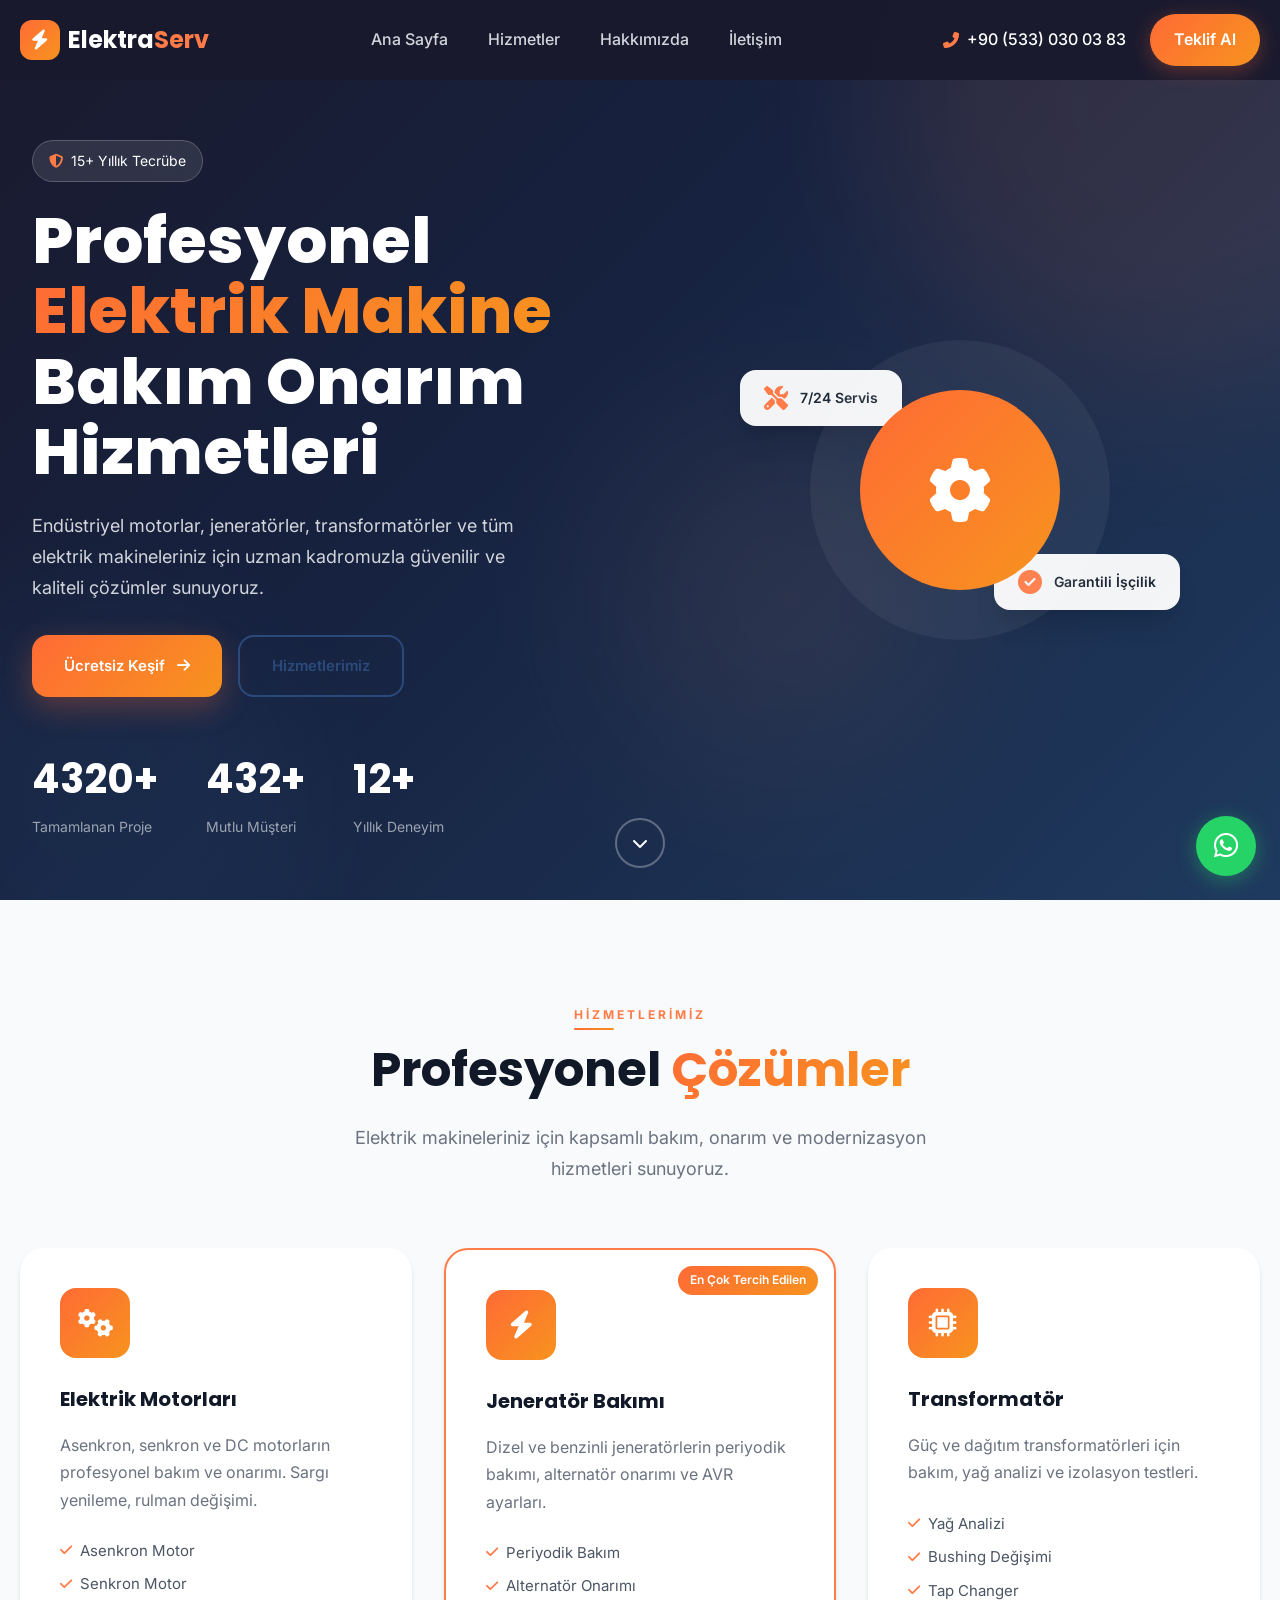
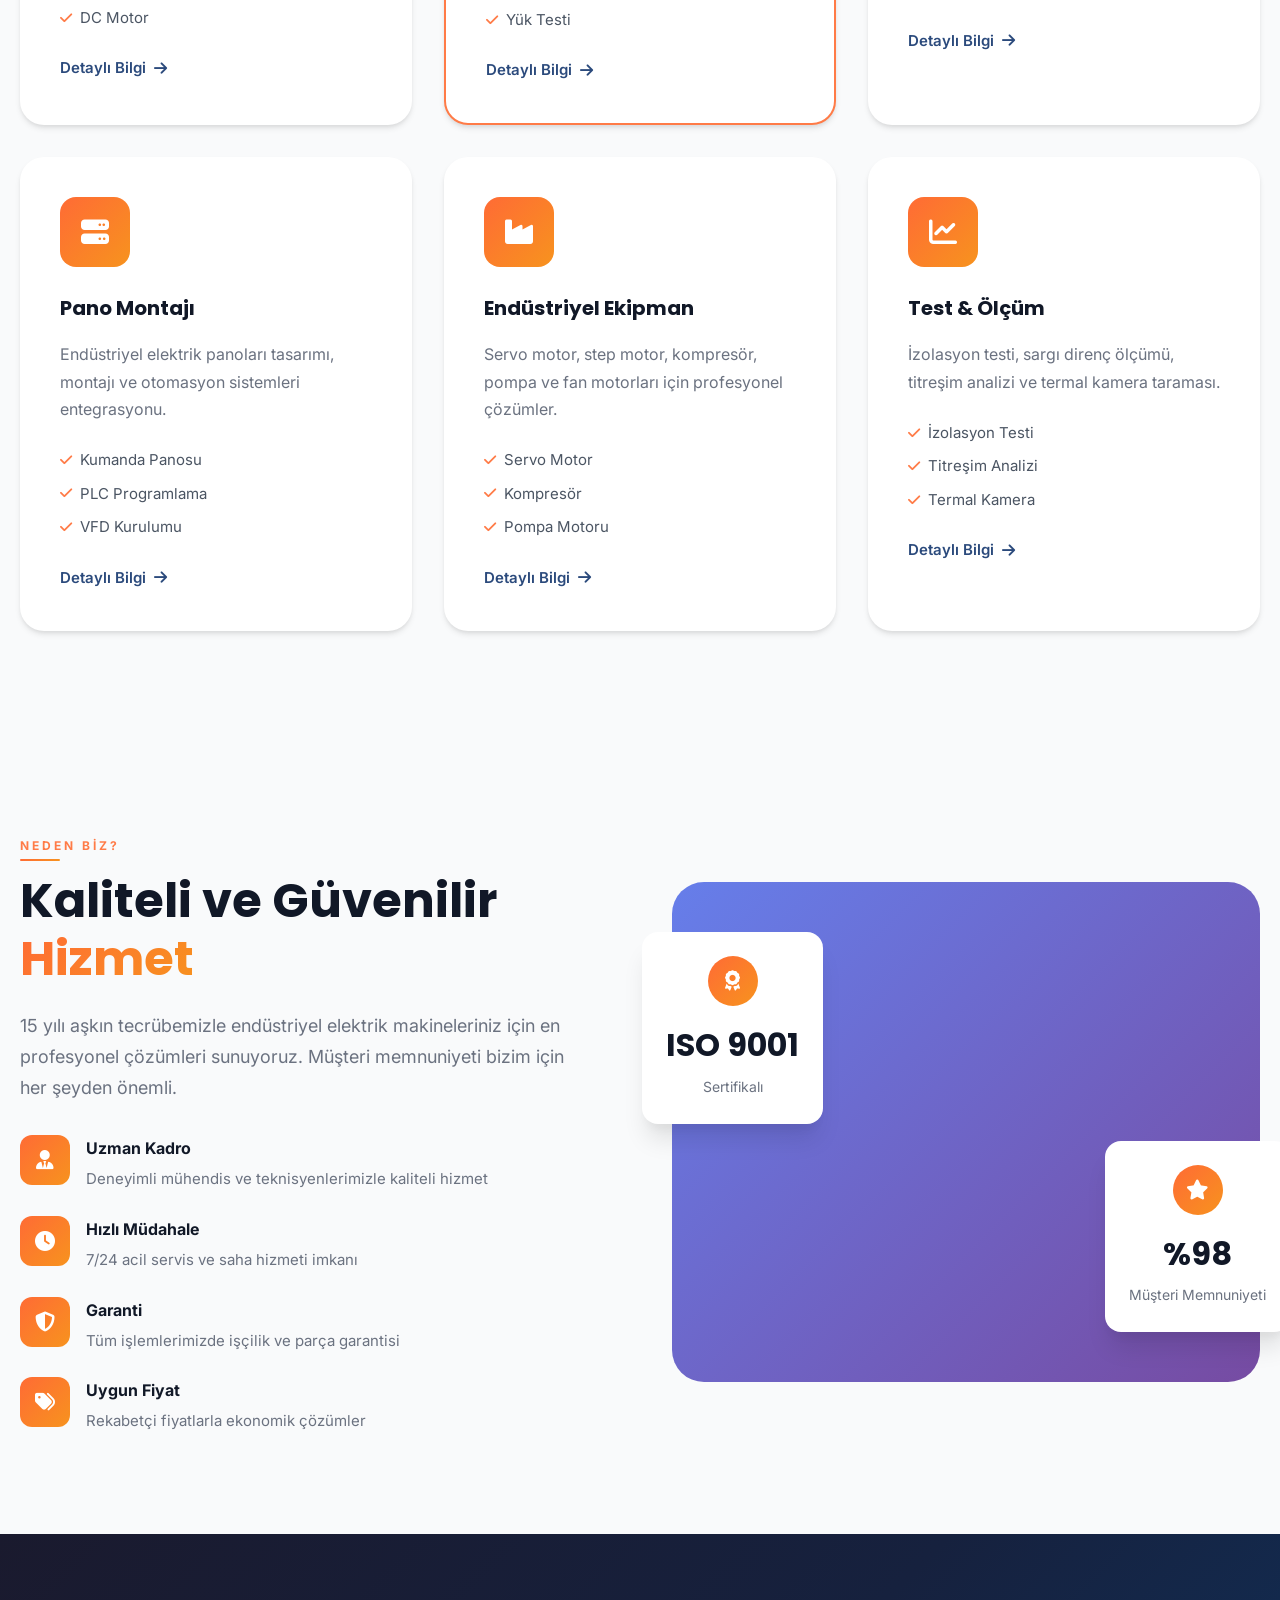
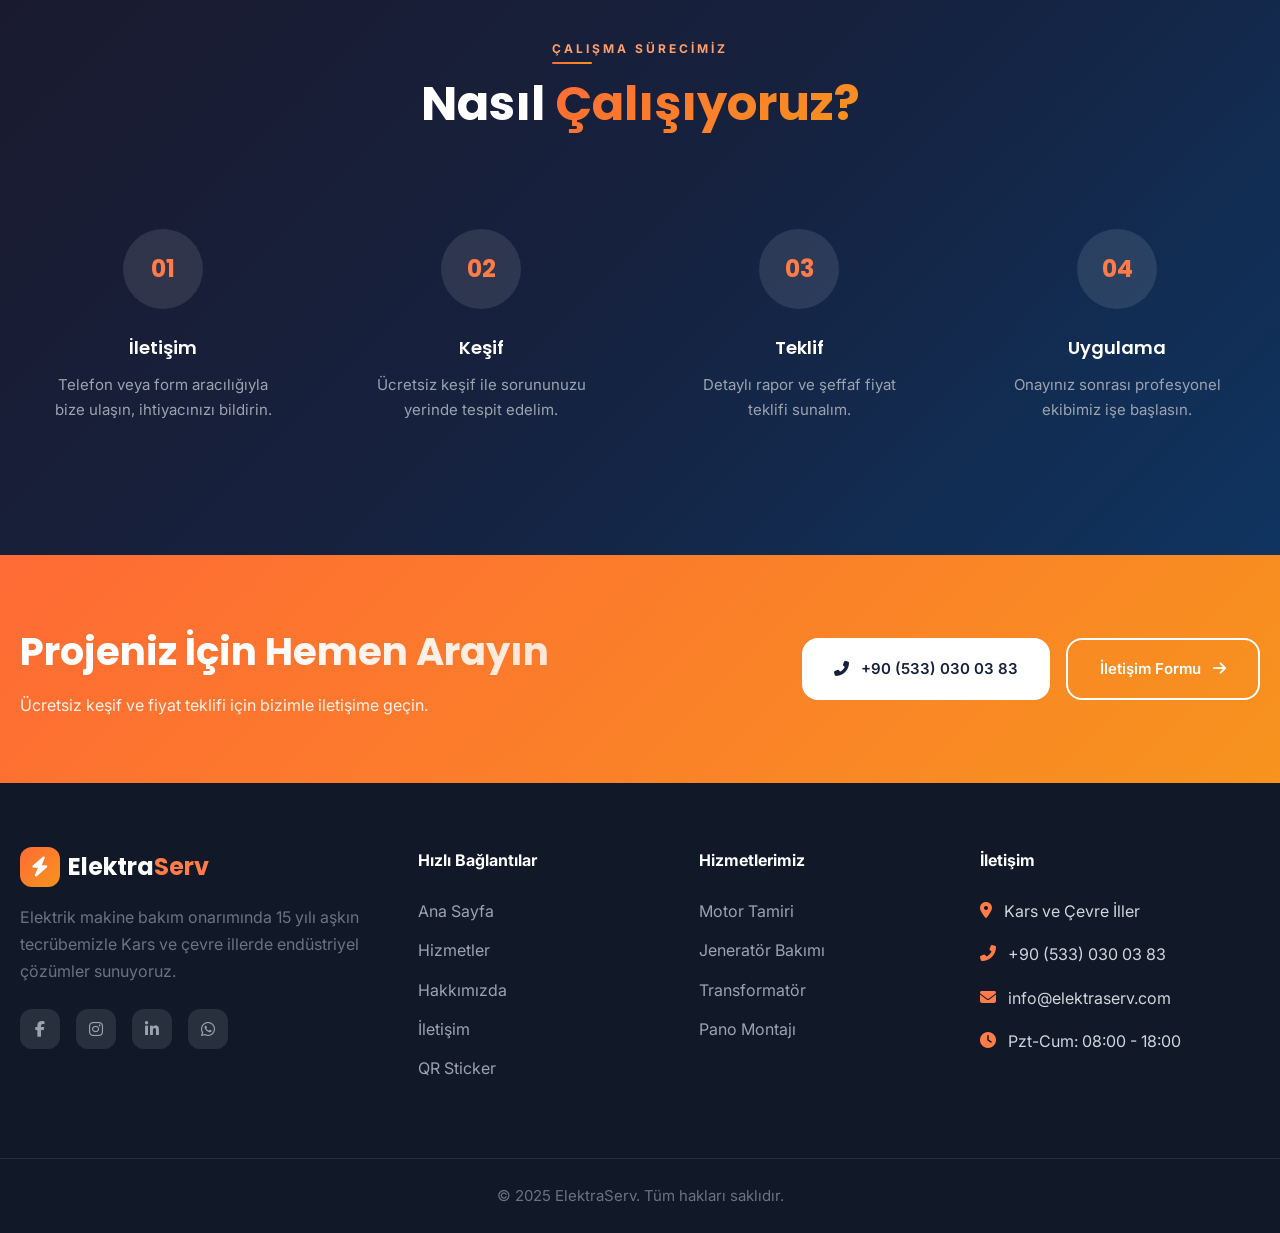
<file: index.html>
<!DOCTYPE html>
<html lang="tr">
<head>
    <meta charset="UTF-8">
    <meta name="viewport" content="width=device-width, initial-scale=1.0">
    <title>ElektraServ | Profesyonel Elektrik Makine Bakım Onarım</title>
    <meta name="description" content="Kars ve çevre illerde motor, jeneratör, transformatör ve endüstriyel elektrik makineleri için profesyonel bakım onarım hizmetleri. 15 yıllık tecrübe, garantili işçilik.">
    <link rel="preconnect" href="https://fonts.googleapis.com">
    <link rel="preconnect" href="https://fonts.gstatic.com" crossorigin>
    <link href="https://fonts.googleapis.com/css2?family=Inter:wght@300;400;500;600;700;800&family=Poppins:wght@600;700;800&display=swap" rel="stylesheet">
    <link rel="stylesheet" href="css/style.css">
    <link rel="stylesheet" href="https://cdnjs.cloudflare.com/ajax/libs/font-awesome/6.4.0/css/all.min.css">
</head>
<body>
    <!-- Preloader -->
    <div class="preloader" id="preloader">
        <div class="loader"></div>
    </div>

    <!-- Header -->
    <header class="header" id="header">
        <nav class="nav container">
            <a href="index.html" class="nav-logo">
                <span class="logo-icon"><i class="fas fa-bolt"></i></span>
                <span class="logo-text">Elektra<span>Serv</span></span>
            </a>

            <div class="nav-menu" id="nav-menu">
                <ul class="nav-list">
                    <li class="nav-item"><a href="index.html" class="nav-link active">Ana Sayfa</a></li>
                    <li class="nav-item"><a href="hizmetler.html" class="nav-link">Hizmetler</a></li>
                    <li class="nav-item"><a href="hakkimizda.html" class="nav-link">Hakkımızda</a></li>
                    <li class="nav-item"><a href="iletisim.html" class="nav-link">İletişim</a></li>
                </ul>
                <div class="nav-close" id="nav-close"><i class="fas fa-times"></i></div>
            </div>

            <div class="nav-actions">
                <a href="tel:+905330300383" class="nav-phone">
                    <i class="fas fa-phone-alt"></i>
                    <span>+90 (533) 030 03 83</span>
                </a>
                <a href="iletisim.html" class="nav-btn">Teklif Al</a>
                <div class="nav-toggle" id="nav-toggle"><i class="fas fa-bars"></i></div>
            </div>
        </nav>
    </header>

    <!-- Hero Section -->
    <section class="hero">
        <div class="hero-bg">
            <div class="hero-shapes">
                <div class="shape shape-1"></div>
                <div class="shape shape-2"></div>
                <div class="shape shape-3"></div>
            </div>
        </div>
        <div class="container hero-container">
            <div class="hero-content">
                <div class="hero-badge">
                    <i class="fas fa-shield-alt"></i>
                    <span>15+ Yıllık Tecrübe</span>
                </div>
                <h1 class="hero-title">
                    Profesyonel <span class="gradient-text">Elektrik Makine</span> Bakım Onarım Hizmetleri
                </h1>
                <p class="hero-description">
                    Endüstriyel motorlar, jeneratörler, transformatörler ve tüm elektrik makineleriniz için
                    uzman kadromuzla güvenilir ve kaliteli çözümler sunuyoruz.
                </p>
                <div class="hero-buttons">
                    <a href="iletisim.html" class="btn btn-primary">
                        <span>Ücretsiz Keşif</span>
                        <i class="fas fa-arrow-right"></i>
                    </a>
                    <a href="hizmetler.html" class="btn btn-outline">
                        <span>Hizmetlerimiz</span>
                    </a>
                </div>
                <div class="hero-stats">
                    <div class="stat">
                        <span class="stat-number" data-count="5000">0</span>
                        <span class="stat-label">Tamamlanan Proje</span>
                    </div>
                    <div class="stat">
                        <span class="stat-number" data-count="500">0</span>
                        <span class="stat-label">Mutlu Müşteri</span>
                    </div>
                    <div class="stat">
                        <span class="stat-number" data-count="15">0</span>
                        <span class="stat-label">Yıllık Deneyim</span>
                    </div>
                </div>
            </div>
            <div class="hero-image">
                <div class="hero-img-wrapper">
                    <div class="hero-card hero-card-1">
                        <i class="fas fa-tools"></i>
                        <span>7/24 Servis</span>
                    </div>
                    <div class="hero-card hero-card-2">
                        <i class="fas fa-check-circle"></i>
                        <span>Garantili İşçilik</span>
                    </div>
                    <div class="hero-circle">
                        <div class="hero-circle-inner">
                            <i class="fas fa-cog fa-spin"></i>
                        </div>
                    </div>
                </div>
            </div>
        </div>
        <div class="hero-scroll">
            <a href="#services"><i class="fas fa-chevron-down"></i></a>
        </div>
    </section>

    <!-- Services Section -->
    <section class="services section" id="services">
        <div class="container">
            <div class="section-header">
                <span class="section-subtitle">HİZMETLERİMİZ</span>
                <h2 class="section-title">Profesyonel <span class="gradient-text">Çözümler</span></h2>
                <p class="section-description">
                    Elektrik makineleriniz için kapsamlı bakım, onarım ve modernizasyon hizmetleri sunuyoruz.
                </p>
            </div>

            <div class="services-grid">
                <article class="service-card">
                    <div class="service-icon">
                        <i class="fas fa-cogs"></i>
                    </div>
                    <h3 class="service-title">Elektrik Motorları</h3>
                    <p class="service-description">
                        Asenkron, senkron ve DC motorların profesyonel bakım ve onarımı. Sargı yenileme, rulman değişimi.
                    </p>
                    <ul class="service-features">
                        <li><i class="fas fa-check"></i> Asenkron Motor</li>
                        <li><i class="fas fa-check"></i> Senkron Motor</li>
                        <li><i class="fas fa-check"></i> DC Motor</li>
                    </ul>
                    <a href="hizmetler.html" class="service-link">
                        Detaylı Bilgi <i class="fas fa-arrow-right"></i>
                    </a>
                </article>

                <article class="service-card featured">
                    <div class="service-badge">En Çok Tercih Edilen</div>
                    <div class="service-icon">
                        <i class="fas fa-bolt"></i>
                    </div>
                    <h3 class="service-title">Jeneratör Bakımı</h3>
                    <p class="service-description">
                        Dizel ve benzinli jeneratörlerin periyodik bakımı, alternatör onarımı ve AVR ayarları.
                    </p>
                    <ul class="service-features">
                        <li><i class="fas fa-check"></i> Periyodik Bakım</li>
                        <li><i class="fas fa-check"></i> Alternatör Onarımı</li>
                        <li><i class="fas fa-check"></i> Yük Testi</li>
                    </ul>
                    <a href="hizmetler.html" class="service-link">
                        Detaylı Bilgi <i class="fas fa-arrow-right"></i>
                    </a>
                </article>

                <article class="service-card">
                    <div class="service-icon">
                        <i class="fas fa-microchip"></i>
                    </div>
                    <h3 class="service-title">Transformatör</h3>
                    <p class="service-description">
                        Güç ve dağıtım transformatörleri için bakım, yağ analizi ve izolasyon testleri.
                    </p>
                    <ul class="service-features">
                        <li><i class="fas fa-check"></i> Yağ Analizi</li>
                        <li><i class="fas fa-check"></i> Bushing Değişimi</li>
                        <li><i class="fas fa-check"></i> Tap Changer</li>
                    </ul>
                    <a href="hizmetler.html" class="service-link">
                        Detaylı Bilgi <i class="fas fa-arrow-right"></i>
                    </a>
                </article>

                <article class="service-card">
                    <div class="service-icon">
                        <i class="fas fa-server"></i>
                    </div>
                    <h3 class="service-title">Pano Montajı</h3>
                    <p class="service-description">
                        Endüstriyel elektrik panoları tasarımı, montajı ve otomasyon sistemleri entegrasyonu.
                    </p>
                    <ul class="service-features">
                        <li><i class="fas fa-check"></i> Kumanda Panosu</li>
                        <li><i class="fas fa-check"></i> PLC Programlama</li>
                        <li><i class="fas fa-check"></i> VFD Kurulumu</li>
                    </ul>
                    <a href="hizmetler.html" class="service-link">
                        Detaylı Bilgi <i class="fas fa-arrow-right"></i>
                    </a>
                </article>

                <article class="service-card">
                    <div class="service-icon">
                        <i class="fas fa-industry"></i>
                    </div>
                    <h3 class="service-title">Endüstriyel Ekipman</h3>
                    <p class="service-description">
                        Servo motor, step motor, kompresör, pompa ve fan motorları için profesyonel çözümler.
                    </p>
                    <ul class="service-features">
                        <li><i class="fas fa-check"></i> Servo Motor</li>
                        <li><i class="fas fa-check"></i> Kompresör</li>
                        <li><i class="fas fa-check"></i> Pompa Motoru</li>
                    </ul>
                    <a href="hizmetler.html" class="service-link">
                        Detaylı Bilgi <i class="fas fa-arrow-right"></i>
                    </a>
                </article>

                <article class="service-card">
                    <div class="service-icon">
                        <i class="fas fa-chart-line"></i>
                    </div>
                    <h3 class="service-title">Test & Ölçüm</h3>
                    <p class="service-description">
                        İzolasyon testi, sargı direnç ölçümü, titreşim analizi ve termal kamera taraması.
                    </p>
                    <ul class="service-features">
                        <li><i class="fas fa-check"></i> İzolasyon Testi</li>
                        <li><i class="fas fa-check"></i> Titreşim Analizi</li>
                        <li><i class="fas fa-check"></i> Termal Kamera</li>
                    </ul>
                    <a href="hizmetler.html" class="service-link">
                        Detaylı Bilgi <i class="fas fa-arrow-right"></i>
                    </a>
                </article>
            </div>
        </div>
    </section>

    <!-- Why Us Section -->
    <section class="why-us section">
        <div class="why-us-bg"></div>
        <div class="container">
            <div class="why-us-content">
                <div class="why-us-text">
                    <span class="section-subtitle">NEDEN BİZ?</span>
                    <h2 class="section-title">Kaliteli ve Güvenilir <span class="gradient-text">Hizmet</span></h2>
                    <p class="section-description">
                        15 yılı aşkın tecrübemizle endüstriyel elektrik makineleriniz için en profesyonel
                        çözümleri sunuyoruz. Müşteri memnuniyeti bizim için her şeyden önemli.
                    </p>

                    <div class="features-list">
                        <div class="feature-item">
                            <div class="feature-icon"><i class="fas fa-user-tie"></i></div>
                            <div class="feature-content">
                                <h4>Uzman Kadro</h4>
                                <p>Deneyimli mühendis ve teknisyenlerimizle kaliteli hizmet</p>
                            </div>
                        </div>
                        <div class="feature-item">
                            <div class="feature-icon"><i class="fas fa-clock"></i></div>
                            <div class="feature-content">
                                <h4>Hızlı Müdahale</h4>
                                <p>7/24 acil servis ve saha hizmeti imkanı</p>
                            </div>
                        </div>
                        <div class="feature-item">
                            <div class="feature-icon"><i class="fas fa-shield-alt"></i></div>
                            <div class="feature-content">
                                <h4>Garanti</h4>
                                <p>Tüm işlemlerimizde işçilik ve parça garantisi</p>
                            </div>
                        </div>
                        <div class="feature-item">
                            <div class="feature-icon"><i class="fas fa-tags"></i></div>
                            <div class="feature-content">
                                <h4>Uygun Fiyat</h4>
                                <p>Rekabetçi fiyatlarla ekonomik çözümler</p>
                            </div>
                        </div>
                    </div>
                </div>
                <div class="why-us-image">
                    <div class="why-us-img-wrapper">
                        <div class="why-us-card">
                            <div class="why-us-card-icon"><i class="fas fa-award"></i></div>
                            <span class="why-us-card-number">ISO 9001</span>
                            <span class="why-us-card-text">Sertifikalı</span>
                        </div>
                        <div class="why-us-card why-us-card-2">
                            <div class="why-us-card-icon"><i class="fas fa-star"></i></div>
                            <span class="why-us-card-number">%98</span>
                            <span class="why-us-card-text">Müşteri Memnuniyeti</span>
                        </div>
                    </div>
                </div>
            </div>
        </div>
    </section>

    <!-- Process Section -->
    <section class="process section">
        <div class="container">
            <div class="section-header">
                <span class="section-subtitle">ÇALIŞMA SÜRECİMİZ</span>
                <h2 class="section-title">Nasıl <span class="gradient-text">Çalışıyoruz?</span></h2>
            </div>
            <div class="process-timeline">
                <div class="process-step">
                    <div class="process-number">01</div>
                    <div class="process-content">
                        <h4>İletişim</h4>
                        <p>Telefon veya form aracılığıyla bize ulaşın, ihtiyacınızı bildirin.</p>
                    </div>
                </div>
                <div class="process-step">
                    <div class="process-number">02</div>
                    <div class="process-content">
                        <h4>Keşif</h4>
                        <p>Ücretsiz keşif ile sorununuzu yerinde tespit edelim.</p>
                    </div>
                </div>
                <div class="process-step">
                    <div class="process-number">03</div>
                    <div class="process-content">
                        <h4>Teklif</h4>
                        <p>Detaylı rapor ve şeffaf fiyat teklifi sunalım.</p>
                    </div>
                </div>
                <div class="process-step">
                    <div class="process-number">04</div>
                    <div class="process-content">
                        <h4>Uygulama</h4>
                        <p>Onayınız sonrası profesyonel ekibimiz işe başlasın.</p>
                    </div>
                </div>
            </div>
        </div>
    </section>

    <!-- CTA Section -->
    <section class="cta-section">
        <div class="container">
            <div class="cta-content">
                <div class="cta-text">
                    <h2>Projeniz İçin <span class="gradient-text">Hemen Arayın</span></h2>
                    <p>Ücretsiz keşif ve fiyat teklifi için bizimle iletişime geçin.</p>
                </div>
                <div class="cta-buttons">
                    <a href="tel:+905330300383" class="btn btn-white">
                        <i class="fas fa-phone-alt"></i>
                        <span>+90 (533) 030 03 83</span>
                    </a>
                    <a href="iletisim.html" class="btn btn-outline-white">
                        <span>İletişim Formu</span>
                        <i class="fas fa-arrow-right"></i>
                    </a>
                </div>
            </div>
        </div>
    </section>

    <!-- Footer -->
    <footer class="footer">
        <div class="footer-top">
            <div class="container">
                <div class="footer-grid">
                    <div class="footer-brand">
                        <a href="index.html" class="nav-logo">
                            <span class="logo-icon"><i class="fas fa-bolt"></i></span>
                            <span class="logo-text">Elektra<span>Serv</span></span>
                        </a>
                        <p>Elektrik makine bakım onarımında 15 yılı aşkın tecrübemizle Kars ve çevre illerde endüstriyel çözümler sunuyoruz.</p>
                        <div class="footer-social">
                            <a href="#"><i class="fab fa-facebook-f"></i></a>
                            <a href="#"><i class="fab fa-instagram"></i></a>
                            <a href="#"><i class="fab fa-linkedin-in"></i></a>
                            <a href="https://wa.me/905330300383" target="_blank"><i class="fab fa-whatsapp"></i></a>
                        </div>
                    </div>

                    <div class="footer-links">
                        <h4>Hızlı Bağlantılar</h4>
                        <ul>
                            <li><a href="index.html">Ana Sayfa</a></li>
                            <li><a href="hizmetler.html">Hizmetler</a></li>
                            <li><a href="hakkimizda.html">Hakkımızda</a></li>
                            <li><a href="iletisim.html">İletişim</a></li>
                            <li><a href="sticker.html">QR Sticker</a></li>
                        </ul>
                    </div>

                    <div class="footer-links">
                        <h4>Hizmetlerimiz</h4>
                        <ul>
                            <li><a href="hizmetler.html">Motor Tamiri</a></li>
                            <li><a href="hizmetler.html">Jeneratör Bakımı</a></li>
                            <li><a href="hizmetler.html">Transformatör</a></li>
                            <li><a href="hizmetler.html">Pano Montajı</a></li>
                        </ul>
                    </div>

                    <div class="footer-contact">
                        <h4>İletişim</h4>
                        <ul>
                            <li>
                                <i class="fas fa-map-marker-alt"></i>
                                <span>Kars ve Çevre İller</span>
                            </li>
                            <li>
                                <i class="fas fa-phone-alt"></i>
                                <a href="tel:+905330300383">+90 (533) 030 03 83</a>
                            </li>
                            <li>
                                <i class="fas fa-envelope"></i>
                                <a href="mailto:info@elektraserv.com">info@elektraserv.com</a>
                            </li>
                            <li>
                                <i class="fas fa-clock"></i>
                                <span>Pzt-Cum: 08:00 - 18:00</span>
                            </li>
                        </ul>
                    </div>
                </div>
            </div>
        </div>
        <div class="footer-bottom">
            <div class="container">
                <p>&copy; 2025 ElektraServ. Tüm hakları saklıdır.</p>
            </div>
        </div>
    </footer>

    <!-- Floating WhatsApp Button -->
    <a href="https://wa.me/905330300383" target="_blank" class="whatsapp-float" title="WhatsApp ile iletisime gecin">
        <i class="fab fa-whatsapp"></i>
    </a>

    <script src="js/script.js"></script>
</body>
</html>
</file>
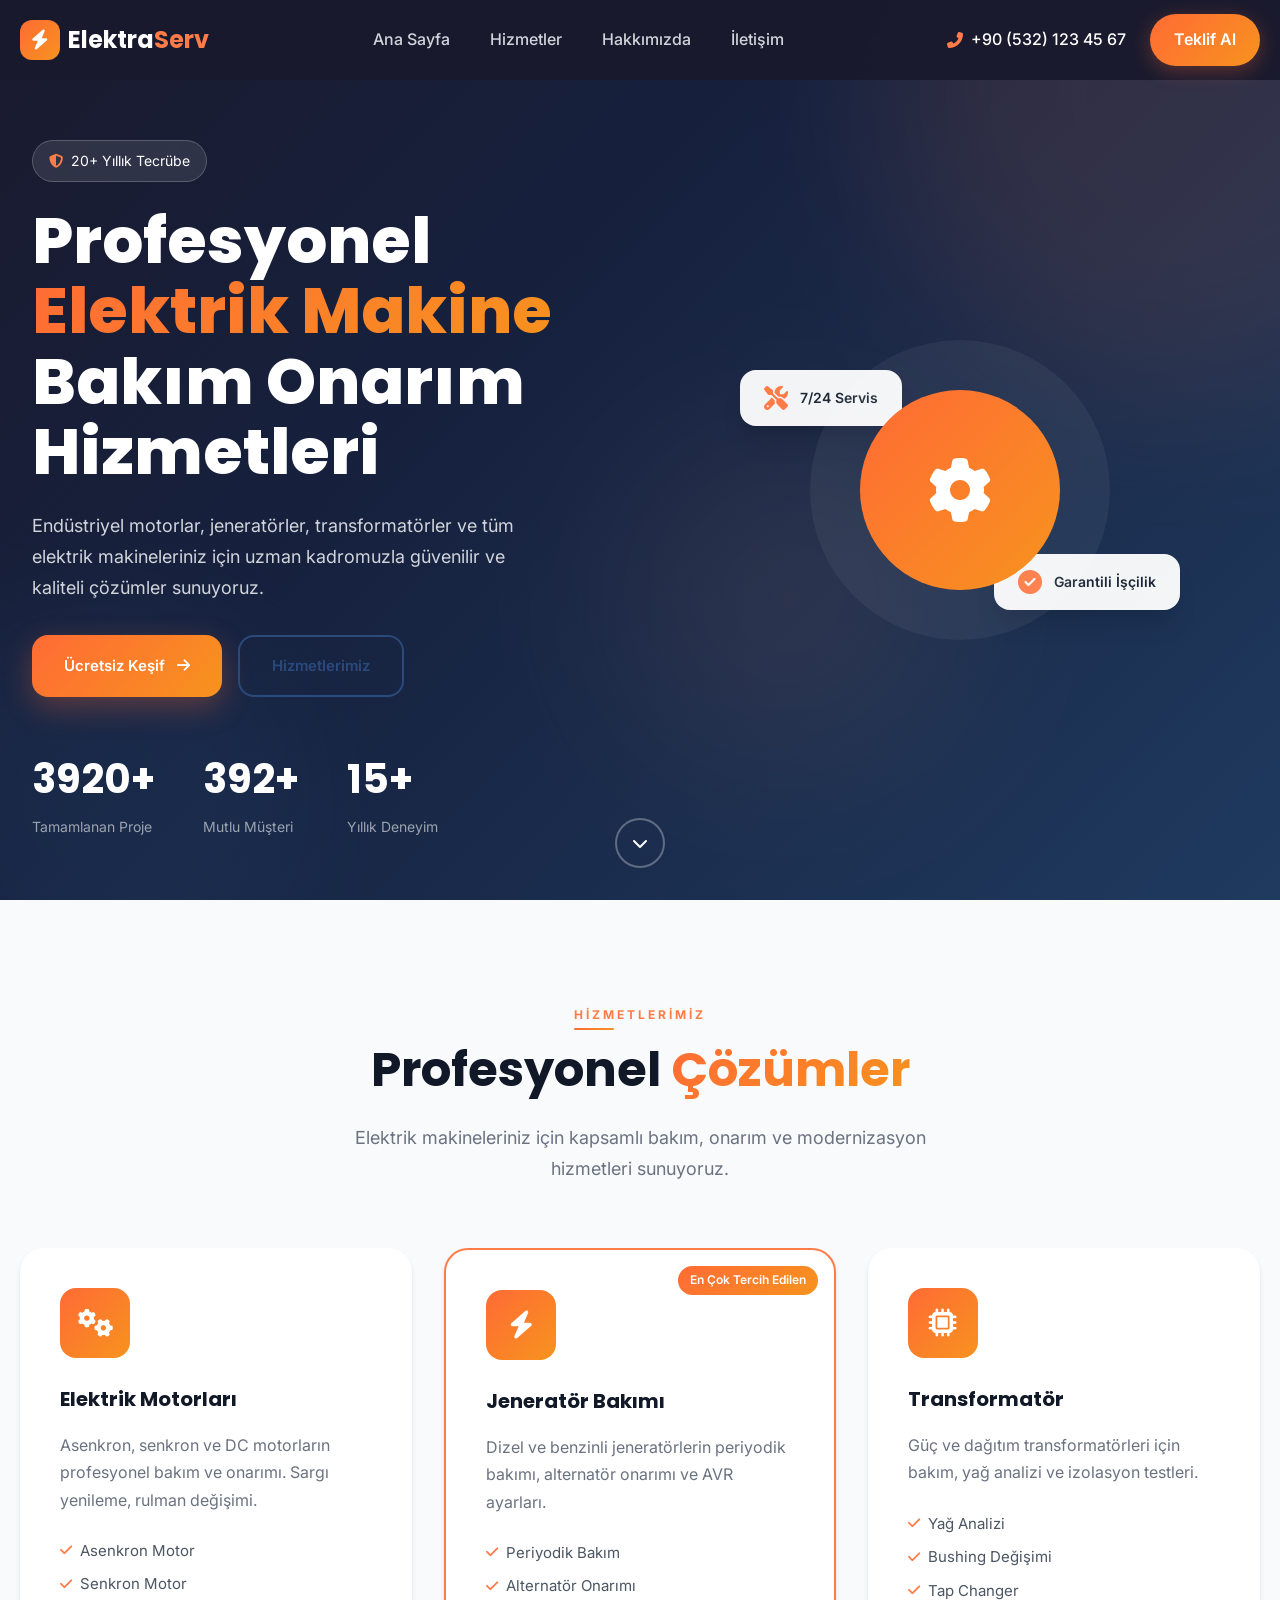
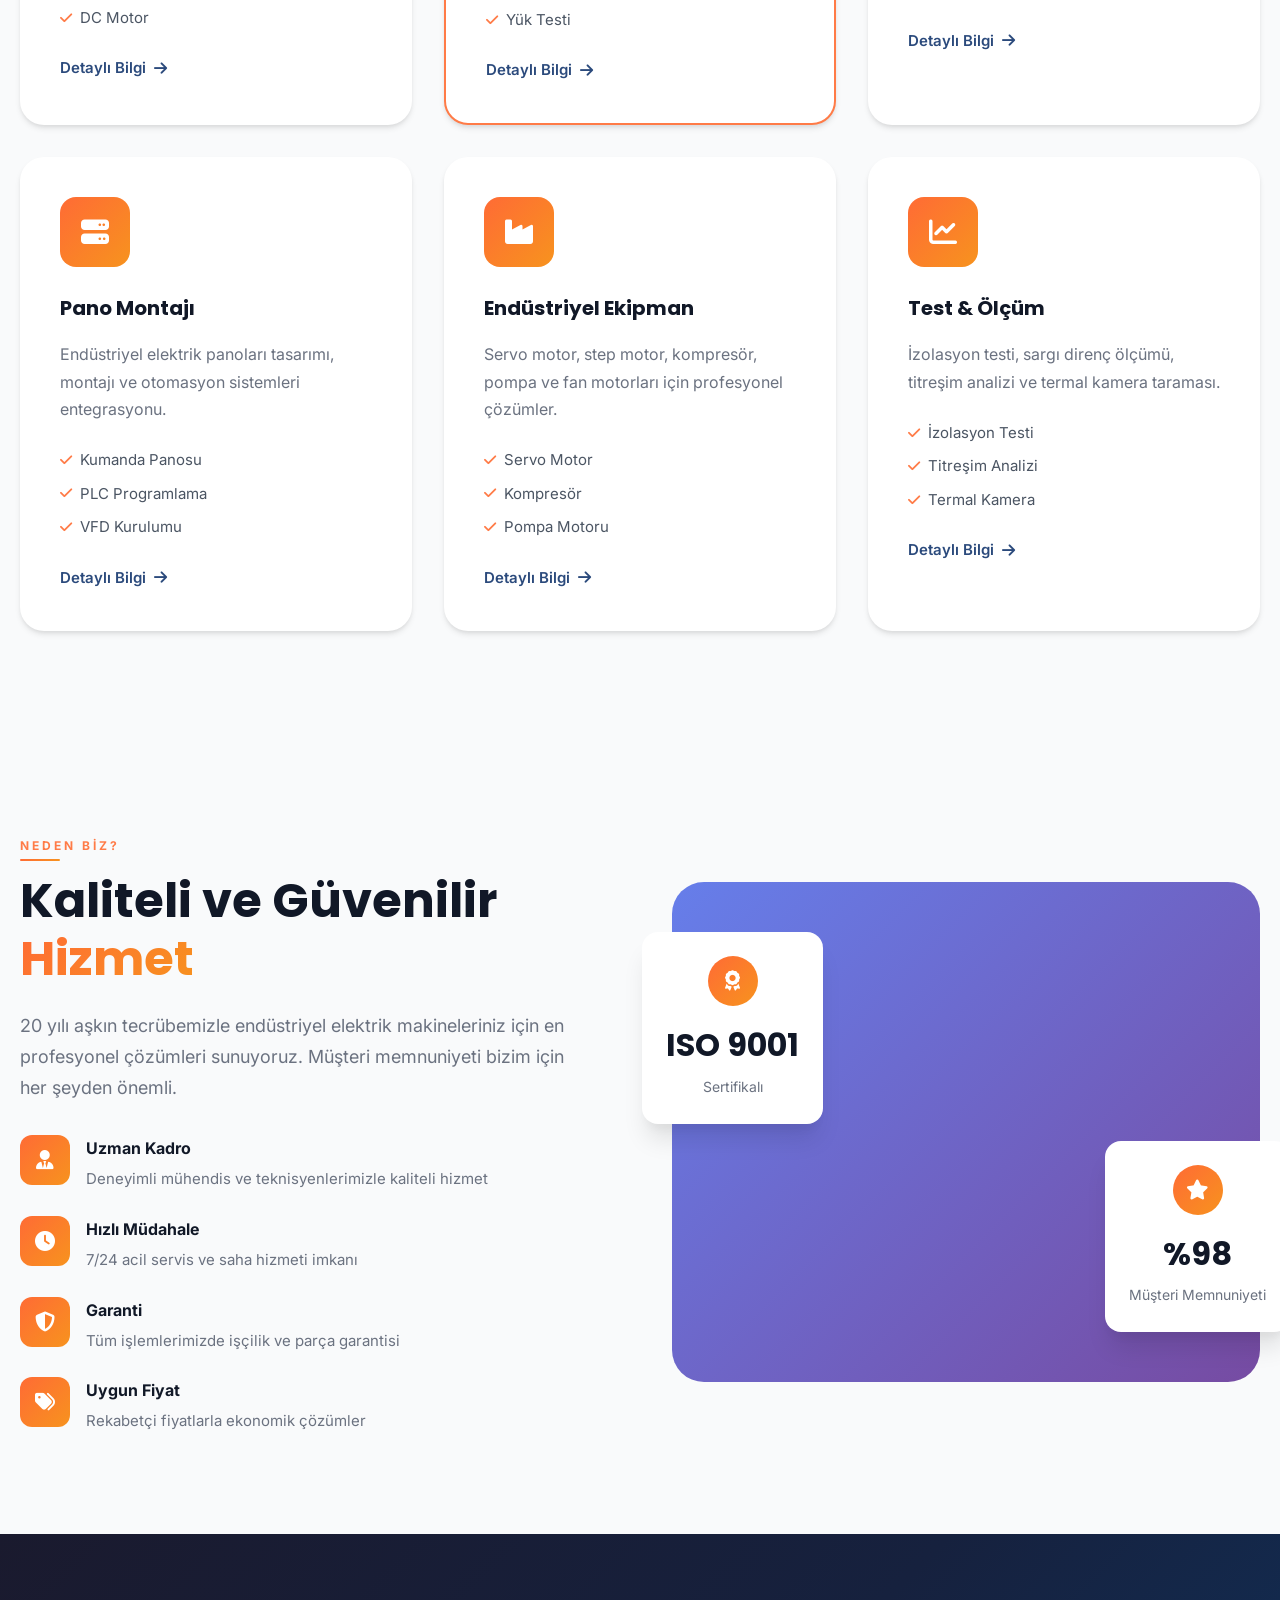
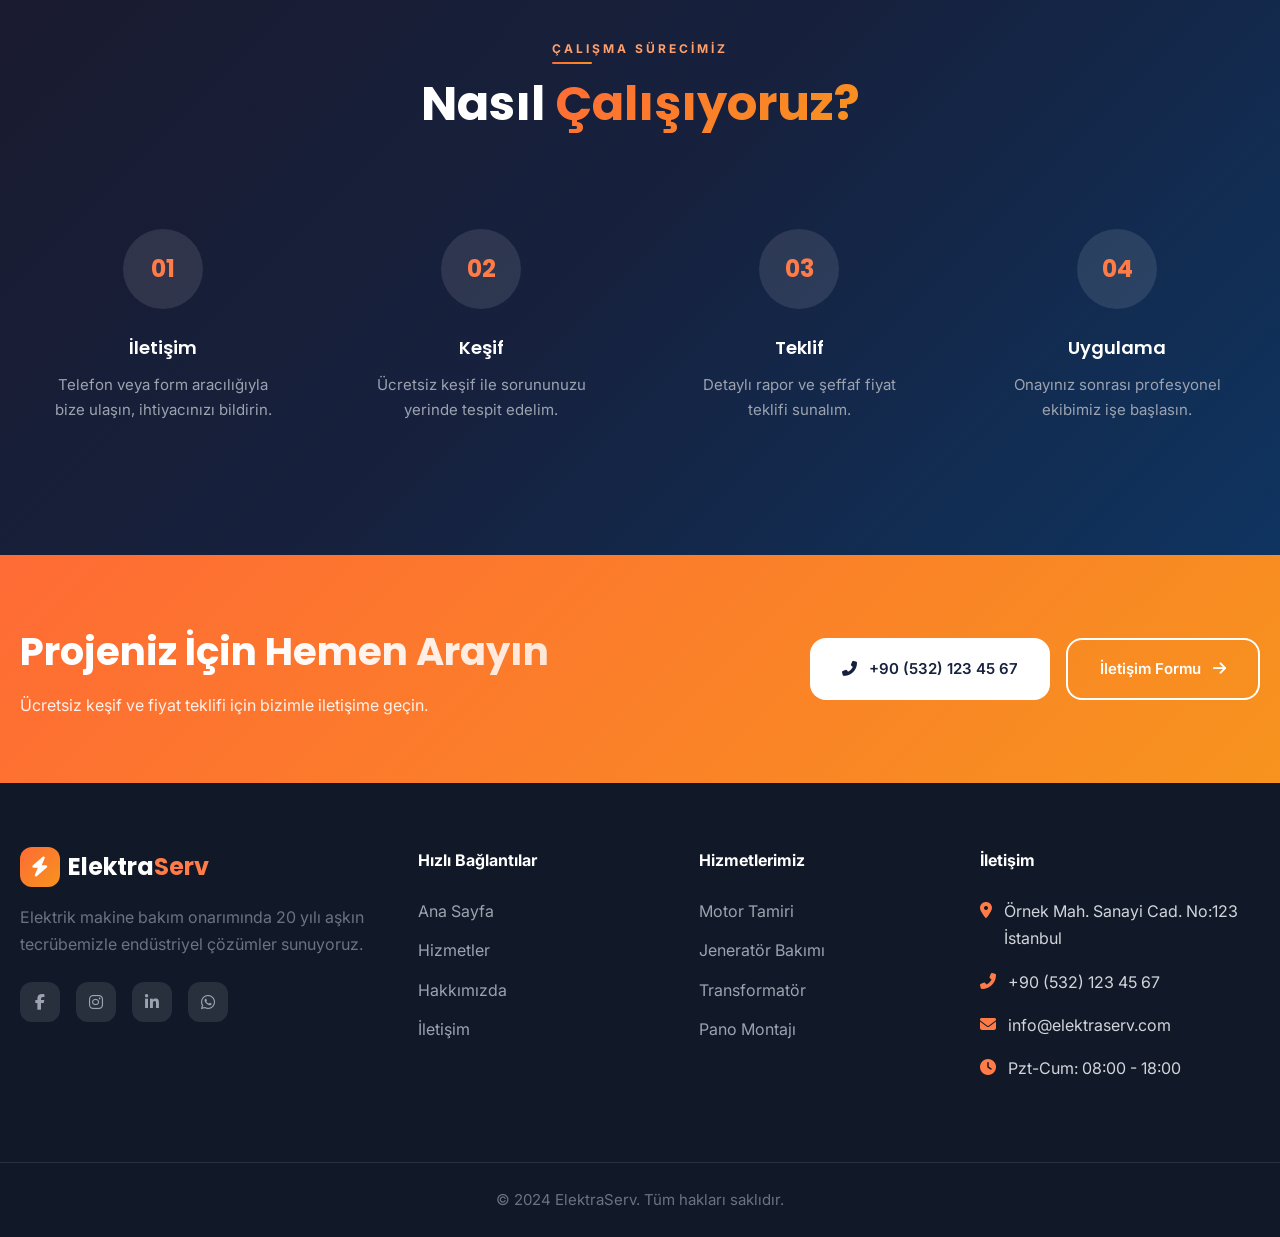
<file: elektrik-bakim-site/index.html>
<!DOCTYPE html>
<html lang="tr">
<head>
    <meta charset="UTF-8">
    <meta name="viewport" content="width=device-width, initial-scale=1.0">
    <title>ElektraServ | Profesyonel Elektrik Makine Bakım Onarım</title>
    <meta name="description" content="Motor, jeneratör, transformatör ve endüstriyel elektrik makineleri için profesyonel bakım onarım hizmetleri. 20 yıllık tecrübe, garantili işçilik.">
    <link rel="preconnect" href="https://fonts.googleapis.com">
    <link rel="preconnect" href="https://fonts.gstatic.com" crossorigin>
    <link href="https://fonts.googleapis.com/css2?family=Inter:wght@300;400;500;600;700;800&family=Poppins:wght@600;700;800&display=swap" rel="stylesheet">
    <link rel="stylesheet" href="css/style.css">
    <link rel="stylesheet" href="https://cdnjs.cloudflare.com/ajax/libs/font-awesome/6.4.0/css/all.min.css">
</head>
<body>
    <!-- Preloader -->
    <div class="preloader" id="preloader">
        <div class="loader"></div>
    </div>

    <!-- Header -->
    <header class="header" id="header">
        <nav class="nav container">
            <a href="index.html" class="nav-logo">
                <span class="logo-icon"><i class="fas fa-bolt"></i></span>
                <span class="logo-text">Elektra<span>Serv</span></span>
            </a>

            <div class="nav-menu" id="nav-menu">
                <ul class="nav-list">
                    <li class="nav-item"><a href="index.html" class="nav-link active">Ana Sayfa</a></li>
                    <li class="nav-item"><a href="hizmetler.html" class="nav-link">Hizmetler</a></li>
                    <li class="nav-item"><a href="hakkimizda.html" class="nav-link">Hakkımızda</a></li>
                    <li class="nav-item"><a href="iletisim.html" class="nav-link">İletişim</a></li>
                </ul>
                <div class="nav-close" id="nav-close"><i class="fas fa-times"></i></div>
            </div>

            <div class="nav-actions">
                <a href="tel:+905321234567" class="nav-phone">
                    <i class="fas fa-phone-alt"></i>
                    <span>+90 (532) 123 45 67</span>
                </a>
                <a href="iletisim.html" class="nav-btn">Teklif Al</a>
                <div class="nav-toggle" id="nav-toggle"><i class="fas fa-bars"></i></div>
            </div>
        </nav>
    </header>

    <!-- Hero Section -->
    <section class="hero">
        <div class="hero-bg">
            <div class="hero-shapes">
                <div class="shape shape-1"></div>
                <div class="shape shape-2"></div>
                <div class="shape shape-3"></div>
            </div>
        </div>
        <div class="container hero-container">
            <div class="hero-content">
                <div class="hero-badge">
                    <i class="fas fa-shield-alt"></i>
                    <span>20+ Yıllık Tecrübe</span>
                </div>
                <h1 class="hero-title">
                    Profesyonel <span class="gradient-text">Elektrik Makine</span> Bakım Onarım Hizmetleri
                </h1>
                <p class="hero-description">
                    Endüstriyel motorlar, jeneratörler, transformatörler ve tüm elektrik makineleriniz için
                    uzman kadromuzla güvenilir ve kaliteli çözümler sunuyoruz.
                </p>
                <div class="hero-buttons">
                    <a href="iletisim.html" class="btn btn-primary">
                        <span>Ücretsiz Keşif</span>
                        <i class="fas fa-arrow-right"></i>
                    </a>
                    <a href="hizmetler.html" class="btn btn-outline">
                        <span>Hizmetlerimiz</span>
                    </a>
                </div>
                <div class="hero-stats">
                    <div class="stat">
                        <span class="stat-number" data-count="5000">0</span>
                        <span class="stat-label">Tamamlanan Proje</span>
                    </div>
                    <div class="stat">
                        <span class="stat-number" data-count="500">0</span>
                        <span class="stat-label">Mutlu Müşteri</span>
                    </div>
                    <div class="stat">
                        <span class="stat-number" data-count="20">0</span>
                        <span class="stat-label">Yıllık Deneyim</span>
                    </div>
                </div>
            </div>
            <div class="hero-image">
                <div class="hero-img-wrapper">
                    <div class="hero-card hero-card-1">
                        <i class="fas fa-tools"></i>
                        <span>7/24 Servis</span>
                    </div>
                    <div class="hero-card hero-card-2">
                        <i class="fas fa-check-circle"></i>
                        <span>Garantili İşçilik</span>
                    </div>
                    <div class="hero-circle">
                        <div class="hero-circle-inner">
                            <i class="fas fa-cog fa-spin"></i>
                        </div>
                    </div>
                </div>
            </div>
        </div>
        <div class="hero-scroll">
            <a href="#services"><i class="fas fa-chevron-down"></i></a>
        </div>
    </section>

    <!-- Services Section -->
    <section class="services section" id="services">
        <div class="container">
            <div class="section-header">
                <span class="section-subtitle">HİZMETLERİMİZ</span>
                <h2 class="section-title">Profesyonel <span class="gradient-text">Çözümler</span></h2>
                <p class="section-description">
                    Elektrik makineleriniz için kapsamlı bakım, onarım ve modernizasyon hizmetleri sunuyoruz.
                </p>
            </div>

            <div class="services-grid">
                <article class="service-card">
                    <div class="service-icon">
                        <i class="fas fa-cogs"></i>
                    </div>
                    <h3 class="service-title">Elektrik Motorları</h3>
                    <p class="service-description">
                        Asenkron, senkron ve DC motorların profesyonel bakım ve onarımı. Sargı yenileme, rulman değişimi.
                    </p>
                    <ul class="service-features">
                        <li><i class="fas fa-check"></i> Asenkron Motor</li>
                        <li><i class="fas fa-check"></i> Senkron Motor</li>
                        <li><i class="fas fa-check"></i> DC Motor</li>
                    </ul>
                    <a href="hizmetler.html" class="service-link">
                        Detaylı Bilgi <i class="fas fa-arrow-right"></i>
                    </a>
                </article>

                <article class="service-card featured">
                    <div class="service-badge">En Çok Tercih Edilen</div>
                    <div class="service-icon">
                        <i class="fas fa-bolt"></i>
                    </div>
                    <h3 class="service-title">Jeneratör Bakımı</h3>
                    <p class="service-description">
                        Dizel ve benzinli jeneratörlerin periyodik bakımı, alternatör onarımı ve AVR ayarları.
                    </p>
                    <ul class="service-features">
                        <li><i class="fas fa-check"></i> Periyodik Bakım</li>
                        <li><i class="fas fa-check"></i> Alternatör Onarımı</li>
                        <li><i class="fas fa-check"></i> Yük Testi</li>
                    </ul>
                    <a href="hizmetler.html" class="service-link">
                        Detaylı Bilgi <i class="fas fa-arrow-right"></i>
                    </a>
                </article>

                <article class="service-card">
                    <div class="service-icon">
                        <i class="fas fa-microchip"></i>
                    </div>
                    <h3 class="service-title">Transformatör</h3>
                    <p class="service-description">
                        Güç ve dağıtım transformatörleri için bakım, yağ analizi ve izolasyon testleri.
                    </p>
                    <ul class="service-features">
                        <li><i class="fas fa-check"></i> Yağ Analizi</li>
                        <li><i class="fas fa-check"></i> Bushing Değişimi</li>
                        <li><i class="fas fa-check"></i> Tap Changer</li>
                    </ul>
                    <a href="hizmetler.html" class="service-link">
                        Detaylı Bilgi <i class="fas fa-arrow-right"></i>
                    </a>
                </article>

                <article class="service-card">
                    <div class="service-icon">
                        <i class="fas fa-server"></i>
                    </div>
                    <h3 class="service-title">Pano Montajı</h3>
                    <p class="service-description">
                        Endüstriyel elektrik panoları tasarımı, montajı ve otomasyon sistemleri entegrasyonu.
                    </p>
                    <ul class="service-features">
                        <li><i class="fas fa-check"></i> Kumanda Panosu</li>
                        <li><i class="fas fa-check"></i> PLC Programlama</li>
                        <li><i class="fas fa-check"></i> VFD Kurulumu</li>
                    </ul>
                    <a href="hizmetler.html" class="service-link">
                        Detaylı Bilgi <i class="fas fa-arrow-right"></i>
                    </a>
                </article>

                <article class="service-card">
                    <div class="service-icon">
                        <i class="fas fa-industry"></i>
                    </div>
                    <h3 class="service-title">Endüstriyel Ekipman</h3>
                    <p class="service-description">
                        Servo motor, step motor, kompresör, pompa ve fan motorları için profesyonel çözümler.
                    </p>
                    <ul class="service-features">
                        <li><i class="fas fa-check"></i> Servo Motor</li>
                        <li><i class="fas fa-check"></i> Kompresör</li>
                        <li><i class="fas fa-check"></i> Pompa Motoru</li>
                    </ul>
                    <a href="hizmetler.html" class="service-link">
                        Detaylı Bilgi <i class="fas fa-arrow-right"></i>
                    </a>
                </article>

                <article class="service-card">
                    <div class="service-icon">
                        <i class="fas fa-chart-line"></i>
                    </div>
                    <h3 class="service-title">Test & Ölçüm</h3>
                    <p class="service-description">
                        İzolasyon testi, sargı direnç ölçümü, titreşim analizi ve termal kamera taraması.
                    </p>
                    <ul class="service-features">
                        <li><i class="fas fa-check"></i> İzolasyon Testi</li>
                        <li><i class="fas fa-check"></i> Titreşim Analizi</li>
                        <li><i class="fas fa-check"></i> Termal Kamera</li>
                    </ul>
                    <a href="hizmetler.html" class="service-link">
                        Detaylı Bilgi <i class="fas fa-arrow-right"></i>
                    </a>
                </article>
            </div>
        </div>
    </section>

    <!-- Why Us Section -->
    <section class="why-us section">
        <div class="why-us-bg"></div>
        <div class="container">
            <div class="why-us-content">
                <div class="why-us-text">
                    <span class="section-subtitle">NEDEN BİZ?</span>
                    <h2 class="section-title">Kaliteli ve Güvenilir <span class="gradient-text">Hizmet</span></h2>
                    <p class="section-description">
                        20 yılı aşkın tecrübemizle endüstriyel elektrik makineleriniz için en profesyonel
                        çözümleri sunuyoruz. Müşteri memnuniyeti bizim için her şeyden önemli.
                    </p>

                    <div class="features-list">
                        <div class="feature-item">
                            <div class="feature-icon"><i class="fas fa-user-tie"></i></div>
                            <div class="feature-content">
                                <h4>Uzman Kadro</h4>
                                <p>Deneyimli mühendis ve teknisyenlerimizle kaliteli hizmet</p>
                            </div>
                        </div>
                        <div class="feature-item">
                            <div class="feature-icon"><i class="fas fa-clock"></i></div>
                            <div class="feature-content">
                                <h4>Hızlı Müdahale</h4>
                                <p>7/24 acil servis ve saha hizmeti imkanı</p>
                            </div>
                        </div>
                        <div class="feature-item">
                            <div class="feature-icon"><i class="fas fa-shield-alt"></i></div>
                            <div class="feature-content">
                                <h4>Garanti</h4>
                                <p>Tüm işlemlerimizde işçilik ve parça garantisi</p>
                            </div>
                        </div>
                        <div class="feature-item">
                            <div class="feature-icon"><i class="fas fa-tags"></i></div>
                            <div class="feature-content">
                                <h4>Uygun Fiyat</h4>
                                <p>Rekabetçi fiyatlarla ekonomik çözümler</p>
                            </div>
                        </div>
                    </div>
                </div>
                <div class="why-us-image">
                    <div class="why-us-img-wrapper">
                        <div class="why-us-card">
                            <div class="why-us-card-icon"><i class="fas fa-award"></i></div>
                            <span class="why-us-card-number">ISO 9001</span>
                            <span class="why-us-card-text">Sertifikalı</span>
                        </div>
                        <div class="why-us-card why-us-card-2">
                            <div class="why-us-card-icon"><i class="fas fa-star"></i></div>
                            <span class="why-us-card-number">%98</span>
                            <span class="why-us-card-text">Müşteri Memnuniyeti</span>
                        </div>
                    </div>
                </div>
            </div>
        </div>
    </section>

    <!-- Process Section -->
    <section class="process section">
        <div class="container">
            <div class="section-header">
                <span class="section-subtitle">ÇALIŞMA SÜRECİMİZ</span>
                <h2 class="section-title">Nasıl <span class="gradient-text">Çalışıyoruz?</span></h2>
            </div>
            <div class="process-timeline">
                <div class="process-step">
                    <div class="process-number">01</div>
                    <div class="process-content">
                        <h4>İletişim</h4>
                        <p>Telefon veya form aracılığıyla bize ulaşın, ihtiyacınızı bildirin.</p>
                    </div>
                </div>
                <div class="process-step">
                    <div class="process-number">02</div>
                    <div class="process-content">
                        <h4>Keşif</h4>
                        <p>Ücretsiz keşif ile sorununuzu yerinde tespit edelim.</p>
                    </div>
                </div>
                <div class="process-step">
                    <div class="process-number">03</div>
                    <div class="process-content">
                        <h4>Teklif</h4>
                        <p>Detaylı rapor ve şeffaf fiyat teklifi sunalım.</p>
                    </div>
                </div>
                <div class="process-step">
                    <div class="process-number">04</div>
                    <div class="process-content">
                        <h4>Uygulama</h4>
                        <p>Onayınız sonrası profesyonel ekibimiz işe başlasın.</p>
                    </div>
                </div>
            </div>
        </div>
    </section>

    <!-- CTA Section -->
    <section class="cta-section">
        <div class="container">
            <div class="cta-content">
                <div class="cta-text">
                    <h2>Projeniz İçin <span class="gradient-text">Hemen Arayın</span></h2>
                    <p>Ücretsiz keşif ve fiyat teklifi için bizimle iletişime geçin.</p>
                </div>
                <div class="cta-buttons">
                    <a href="tel:+905321234567" class="btn btn-white">
                        <i class="fas fa-phone-alt"></i>
                        <span>+90 (532) 123 45 67</span>
                    </a>
                    <a href="iletisim.html" class="btn btn-outline-white">
                        <span>İletişim Formu</span>
                        <i class="fas fa-arrow-right"></i>
                    </a>
                </div>
            </div>
        </div>
    </section>

    <!-- Footer -->
    <footer class="footer">
        <div class="footer-top">
            <div class="container">
                <div class="footer-grid">
                    <div class="footer-brand">
                        <a href="index.html" class="nav-logo">
                            <span class="logo-icon"><i class="fas fa-bolt"></i></span>
                            <span class="logo-text">Elektra<span>Serv</span></span>
                        </a>
                        <p>Elektrik makine bakım onarımında 20 yılı aşkın tecrübemizle endüstriyel çözümler sunuyoruz.</p>
                        <div class="footer-social">
                            <a href="#"><i class="fab fa-facebook-f"></i></a>
                            <a href="#"><i class="fab fa-instagram"></i></a>
                            <a href="#"><i class="fab fa-linkedin-in"></i></a>
                            <a href="#"><i class="fab fa-whatsapp"></i></a>
                        </div>
                    </div>

                    <div class="footer-links">
                        <h4>Hızlı Bağlantılar</h4>
                        <ul>
                            <li><a href="index.html">Ana Sayfa</a></li>
                            <li><a href="hizmetler.html">Hizmetler</a></li>
                            <li><a href="hakkimizda.html">Hakkımızda</a></li>
                            <li><a href="iletisim.html">İletişim</a></li>
                        </ul>
                    </div>

                    <div class="footer-links">
                        <h4>Hizmetlerimiz</h4>
                        <ul>
                            <li><a href="hizmetler.html">Motor Tamiri</a></li>
                            <li><a href="hizmetler.html">Jeneratör Bakımı</a></li>
                            <li><a href="hizmetler.html">Transformatör</a></li>
                            <li><a href="hizmetler.html">Pano Montajı</a></li>
                        </ul>
                    </div>

                    <div class="footer-contact">
                        <h4>İletişim</h4>
                        <ul>
                            <li>
                                <i class="fas fa-map-marker-alt"></i>
                                <span>Örnek Mah. Sanayi Cad. No:123 İstanbul</span>
                            </li>
                            <li>
                                <i class="fas fa-phone-alt"></i>
                                <a href="tel:+905321234567">+90 (532) 123 45 67</a>
                            </li>
                            <li>
                                <i class="fas fa-envelope"></i>
                                <a href="mailto:info@elektraserv.com">info@elektraserv.com</a>
                            </li>
                            <li>
                                <i class="fas fa-clock"></i>
                                <span>Pzt-Cum: 08:00 - 18:00</span>
                            </li>
                        </ul>
                    </div>
                </div>
            </div>
        </div>
        <div class="footer-bottom">
            <div class="container">
                <p>&copy; 2024 ElektraServ. Tüm hakları saklıdır.</p>
            </div>
        </div>
    </footer>

    <script src="js/script.js"></script>
</body>
</html>
</file>
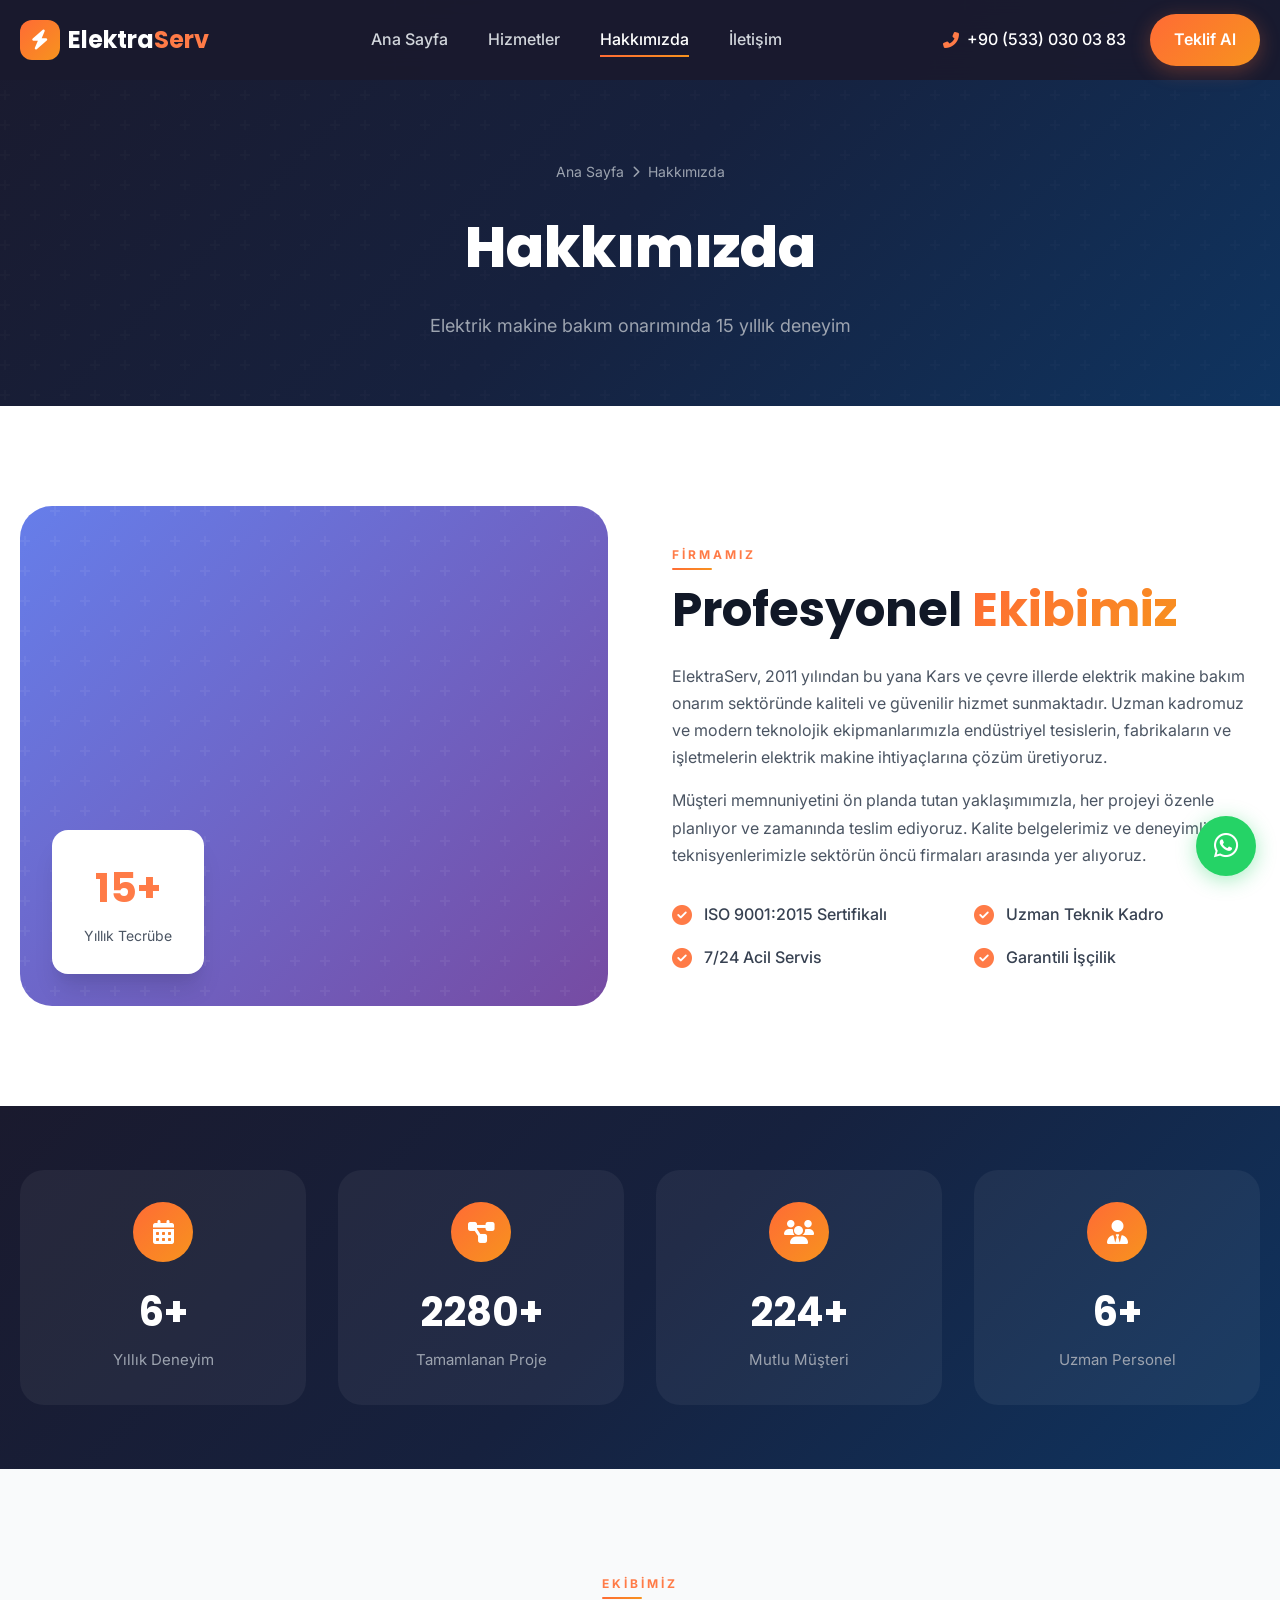
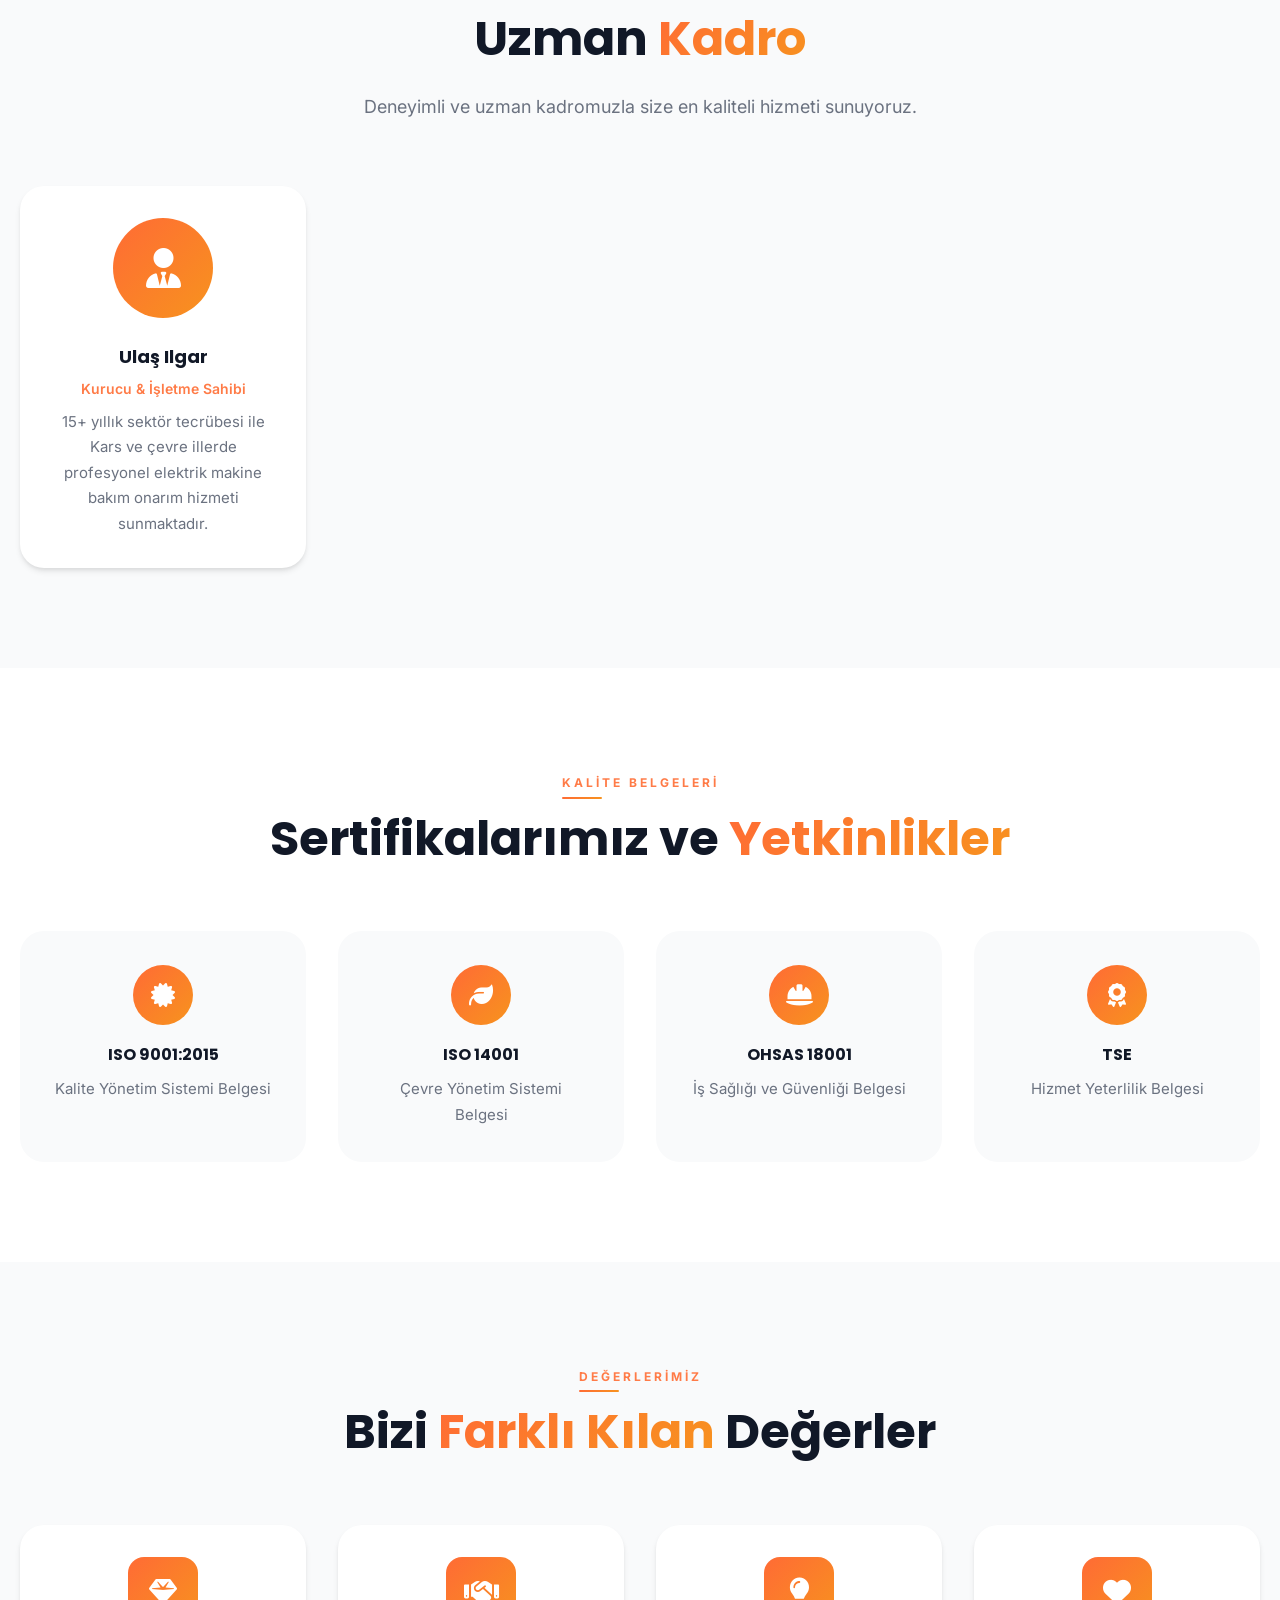
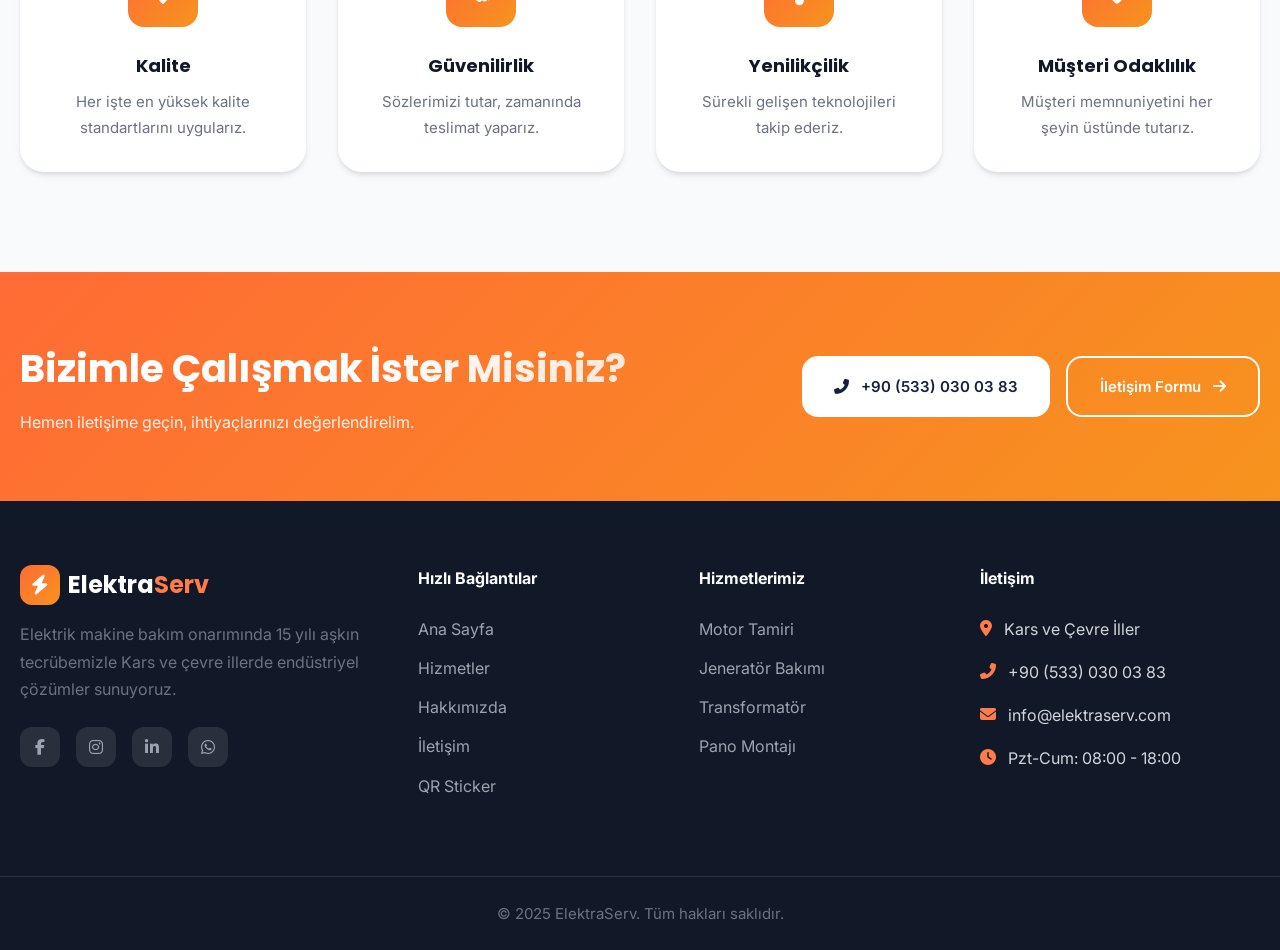
<file: hakkimizda.html>
<!DOCTYPE html>
<html lang="tr">
<head>
    <meta charset="UTF-8">
    <meta name="viewport" content="width=device-width, initial-scale=1.0">
    <title>Hakkımızda | ElektraServ</title>
    <meta name="description" content="ElektraServ - 15 yılı aşkın tecrübesiyle Kars ve çevre illerde elektrik makine bakım onarım sektöründe kaliteli ve güvenilir hizmet.">
    <link rel="preconnect" href="https://fonts.googleapis.com">
    <link rel="preconnect" href="https://fonts.gstatic.com" crossorigin>
    <link href="https://fonts.googleapis.com/css2?family=Inter:wght@300;400;500;600;700;800&family=Poppins:wght@600;700;800&display=swap" rel="stylesheet">
    <link rel="stylesheet" href="css/style.css">
    <link rel="stylesheet" href="https://cdnjs.cloudflare.com/ajax/libs/font-awesome/6.4.0/css/all.min.css">
</head>
<body>
    <!-- Preloader -->
    <div class="preloader" id="preloader">
        <div class="loader"></div>
    </div>

    <!-- Header -->
    <header class="header" id="header">
        <nav class="nav container">
            <a href="index.html" class="nav-logo">
                <span class="logo-icon"><i class="fas fa-bolt"></i></span>
                <span class="logo-text">Elektra<span>Serv</span></span>
            </a>

            <div class="nav-menu" id="nav-menu">
                <ul class="nav-list">
                    <li class="nav-item"><a href="index.html" class="nav-link">Ana Sayfa</a></li>
                    <li class="nav-item"><a href="hizmetler.html" class="nav-link">Hizmetler</a></li>
                    <li class="nav-item"><a href="hakkimizda.html" class="nav-link active">Hakkımızda</a></li>
                    <li class="nav-item"><a href="iletisim.html" class="nav-link">İletişim</a></li>
                </ul>
                <div class="nav-close" id="nav-close"><i class="fas fa-times"></i></div>
            </div>

            <div class="nav-actions">
                <a href="tel:+905330300383" class="nav-phone">
                    <i class="fas fa-phone-alt"></i>
                    <span>+90 (533) 030 03 83</span>
                </a>
                <a href="iletisim.html" class="nav-btn">Teklif Al</a>
                <div class="nav-toggle" id="nav-toggle"><i class="fas fa-bars"></i></div>
            </div>
        </nav>
    </header>

    <!-- Page Header -->
    <section class="page-header">
        <div class="page-header-bg"></div>
        <div class="container">
            <div class="breadcrumb">
                <a href="index.html">Ana Sayfa</a>
                <i class="fas fa-chevron-right"></i>
                <span>Hakkımızda</span>
            </div>
            <h1>Hakkımızda</h1>
            <p>Elektrik makine bakım onarımında 15 yıllık deneyim</p>
        </div>
    </section>

    <!-- About Section -->
    <section class="about-section section">
        <div class="container">
            <div class="about-grid">
                <div class="about-image">
                    <div class="about-img-wrapper">
                        <div class="about-shape"></div>
                        <div class="about-experience">
                            <span class="exp-number">15+</span>
                            <span class="exp-text">Yıllık Tecrübe</span>
                        </div>
                    </div>
                </div>
                <div class="about-content">
                    <span class="section-subtitle">FİRMAMIZ</span>
                    <h2 class="section-title">Profesyonel <span class="gradient-text">Ekibimiz</span></h2>
                    <p>
                        ElektraServ, 2011 yılından bu yana Kars ve çevre illerde elektrik makine bakım onarım sektöründe
                        kaliteli ve güvenilir hizmet sunmaktadır. Uzman kadromuz ve modern teknolojik
                        ekipmanlarımızla endüstriyel tesislerin, fabrikaların ve işletmelerin elektrik
                        makine ihtiyaçlarına çözüm üretiyoruz.
                    </p>
                    <p>
                        Müşteri memnuniyetini ön planda tutan yaklaşımımızla, her projeyi özenle
                        planlıyor ve zamanında teslim ediyoruz. Kalite belgelerimiz ve deneyimli
                        teknisyenlerimizle sektörün öncü firmaları arasında yer alıyoruz.
                    </p>
                    <div class="about-features">
                        <div class="about-feature">
                            <i class="fas fa-check-circle"></i>
                            <span>ISO 9001:2015 Sertifikalı</span>
                        </div>
                        <div class="about-feature">
                            <i class="fas fa-check-circle"></i>
                            <span>Uzman Teknik Kadro</span>
                        </div>
                        <div class="about-feature">
                            <i class="fas fa-check-circle"></i>
                            <span>7/24 Acil Servis</span>
                        </div>
                        <div class="about-feature">
                            <i class="fas fa-check-circle"></i>
                            <span>Garantili İşçilik</span>
                        </div>
                    </div>
                </div>
            </div>
        </div>
    </section>

    <!-- Stats Section -->
    <section class="stats-section">
        <div class="container">
            <div class="stats-grid">
                <div class="stat-card">
                    <div class="stat-icon"><i class="fas fa-calendar-alt"></i></div>
                    <span class="stat-number" data-count="15">0</span>
                    <span class="stat-label">Yıllık Deneyim</span>
                </div>
                <div class="stat-card">
                    <div class="stat-icon"><i class="fas fa-project-diagram"></i></div>
                    <span class="stat-number" data-count="5000">0</span>
                    <span class="stat-label">Tamamlanan Proje</span>
                </div>
                <div class="stat-card">
                    <div class="stat-icon"><i class="fas fa-users"></i></div>
                    <span class="stat-number" data-count="500">0</span>
                    <span class="stat-label">Mutlu Müşteri</span>
                </div>
                <div class="stat-card">
                    <div class="stat-icon"><i class="fas fa-user-tie"></i></div>
                    <span class="stat-number" data-count="15">0</span>
                    <span class="stat-label">Uzman Personel</span>
                </div>
            </div>
        </div>
    </section>

    <!-- Team Section -->
    <section class="team-section section">
        <div class="container">
            <div class="section-header">
                <span class="section-subtitle">EKİBİMİZ</span>
                <h2 class="section-title">Uzman <span class="gradient-text">Kadro</span></h2>
                <p class="section-description">
                    Deneyimli ve uzman kadromuzla size en kaliteli hizmeti sunuyoruz.
                </p>
            </div>

            <div class="team-grid">
                <div class="team-card">
                    <div class="team-avatar">
                        <i class="fas fa-user-tie"></i>
                    </div>
                    <h4>Ulaş Ilgar</h4>
                    <span class="team-role">Kurucu & İşletme Sahibi</span>
                    <p>15+ yıllık sektör tecrübesi ile Kars ve çevre illerde profesyonel elektrik makine bakım onarım hizmeti sunmaktadır.</p>
                </div>
            </div>
        </div>
    </section>

    <!-- Certificates Section -->
    <section class="certificates-section section">
        <div class="container">
            <div class="section-header">
                <span class="section-subtitle">KALİTE BELGELERİ</span>
                <h2 class="section-title">Sertifikalarımız ve <span class="gradient-text">Yetkinlikler</span></h2>
            </div>

            <div class="certificates-grid">
                <div class="cert-card">
                    <div class="cert-icon"><i class="fas fa-certificate"></i></div>
                    <h4>ISO 9001:2015</h4>
                    <p>Kalite Yönetim Sistemi Belgesi</p>
                </div>
                <div class="cert-card">
                    <div class="cert-icon"><i class="fas fa-leaf"></i></div>
                    <h4>ISO 14001</h4>
                    <p>Çevre Yönetim Sistemi Belgesi</p>
                </div>
                <div class="cert-card">
                    <div class="cert-icon"><i class="fas fa-hard-hat"></i></div>
                    <h4>OHSAS 18001</h4>
                    <p>İş Sağlığı ve Güvenliği Belgesi</p>
                </div>
                <div class="cert-card">
                    <div class="cert-icon"><i class="fas fa-award"></i></div>
                    <h4>TSE</h4>
                    <p>Hizmet Yeterlilik Belgesi</p>
                </div>
            </div>
        </div>
    </section>

    <!-- Values Section -->
    <section class="values-section section">
        <div class="container">
            <div class="section-header">
                <span class="section-subtitle">DEĞERLERİMİZ</span>
                <h2 class="section-title">Bizi <span class="gradient-text">Farklı Kılan</span> Değerler</h2>
            </div>

            <div class="values-grid">
                <div class="value-card">
                    <div class="value-icon"><i class="fas fa-gem"></i></div>
                    <h4>Kalite</h4>
                    <p>Her işte en yüksek kalite standartlarını uygularız.</p>
                </div>
                <div class="value-card">
                    <div class="value-icon"><i class="fas fa-handshake"></i></div>
                    <h4>Güvenilirlik</h4>
                    <p>Sözlerimizi tutar, zamanında teslimat yaparız.</p>
                </div>
                <div class="value-card">
                    <div class="value-icon"><i class="fas fa-lightbulb"></i></div>
                    <h4>Yenilikçilik</h4>
                    <p>Sürekli gelişen teknolojileri takip ederiz.</p>
                </div>
                <div class="value-card">
                    <div class="value-icon"><i class="fas fa-heart"></i></div>
                    <h4>Müşteri Odaklılık</h4>
                    <p>Müşteri memnuniyetini her şeyin üstünde tutarız.</p>
                </div>
            </div>
        </div>
    </section>

    <!-- CTA Section -->
    <section class="cta-section">
        <div class="container">
            <div class="cta-content">
                <div class="cta-text">
                    <h2>Bizimle Çalışmak <span class="gradient-text">İster Misiniz?</span></h2>
                    <p>Hemen iletişime geçin, ihtiyaçlarınızı değerlendirelim.</p>
                </div>
                <div class="cta-buttons">
                    <a href="tel:+905330300383" class="btn btn-white">
                        <i class="fas fa-phone-alt"></i>
                        <span>+90 (533) 030 03 83</span>
                    </a>
                    <a href="iletisim.html" class="btn btn-outline-white">
                        <span>İletişim Formu</span>
                        <i class="fas fa-arrow-right"></i>
                    </a>
                </div>
            </div>
        </div>
    </section>

    <!-- Footer -->
    <footer class="footer">
        <div class="footer-top">
            <div class="container">
                <div class="footer-grid">
                    <div class="footer-brand">
                        <a href="index.html" class="nav-logo">
                            <span class="logo-icon"><i class="fas fa-bolt"></i></span>
                            <span class="logo-text">Elektra<span>Serv</span></span>
                        </a>
                        <p>Elektrik makine bakım onarımında 15 yılı aşkın tecrübemizle Kars ve çevre illerde endüstriyel çözümler sunuyoruz.</p>
                        <div class="footer-social">
                            <a href="#"><i class="fab fa-facebook-f"></i></a>
                            <a href="#"><i class="fab fa-instagram"></i></a>
                            <a href="#"><i class="fab fa-linkedin-in"></i></a>
                            <a href="https://wa.me/905330300383" target="_blank"><i class="fab fa-whatsapp"></i></a>
                        </div>
                    </div>

                    <div class="footer-links">
                        <h4>Hızlı Bağlantılar</h4>
                        <ul>
                            <li><a href="index.html">Ana Sayfa</a></li>
                            <li><a href="hizmetler.html">Hizmetler</a></li>
                            <li><a href="hakkimizda.html">Hakkımızda</a></li>
                            <li><a href="iletisim.html">İletişim</a></li>
                            <li><a href="sticker.html">QR Sticker</a></li>
                        </ul>
                    </div>

                    <div class="footer-links">
                        <h4>Hizmetlerimiz</h4>
                        <ul>
                            <li><a href="hizmetler.html">Motor Tamiri</a></li>
                            <li><a href="hizmetler.html">Jeneratör Bakımı</a></li>
                            <li><a href="hizmetler.html">Transformatör</a></li>
                            <li><a href="hizmetler.html">Pano Montajı</a></li>
                        </ul>
                    </div>

                    <div class="footer-contact">
                        <h4>İletişim</h4>
                        <ul>
                            <li>
                                <i class="fas fa-map-marker-alt"></i>
                                <span>Kars ve Çevre İller</span>
                            </li>
                            <li>
                                <i class="fas fa-phone-alt"></i>
                                <a href="tel:+905330300383">+90 (533) 030 03 83</a>
                            </li>
                            <li>
                                <i class="fas fa-envelope"></i>
                                <a href="mailto:info@elektraserv.com">info@elektraserv.com</a>
                            </li>
                            <li>
                                <i class="fas fa-clock"></i>
                                <span>Pzt-Cum: 08:00 - 18:00</span>
                            </li>
                        </ul>
                    </div>
                </div>
            </div>
        </div>
        <div class="footer-bottom">
            <div class="container">
                <p>&copy; 2025 ElektraServ. Tüm hakları saklıdır.</p>
            </div>
        </div>
    </footer>

    <!-- Floating WhatsApp Button -->
    <a href="https://wa.me/905330300383" target="_blank" class="whatsapp-float" title="WhatsApp ile iletisime gecin">
        <i class="fab fa-whatsapp"></i>
    </a>

    <script src="js/script.js"></script>
</body>
</html>
</file>
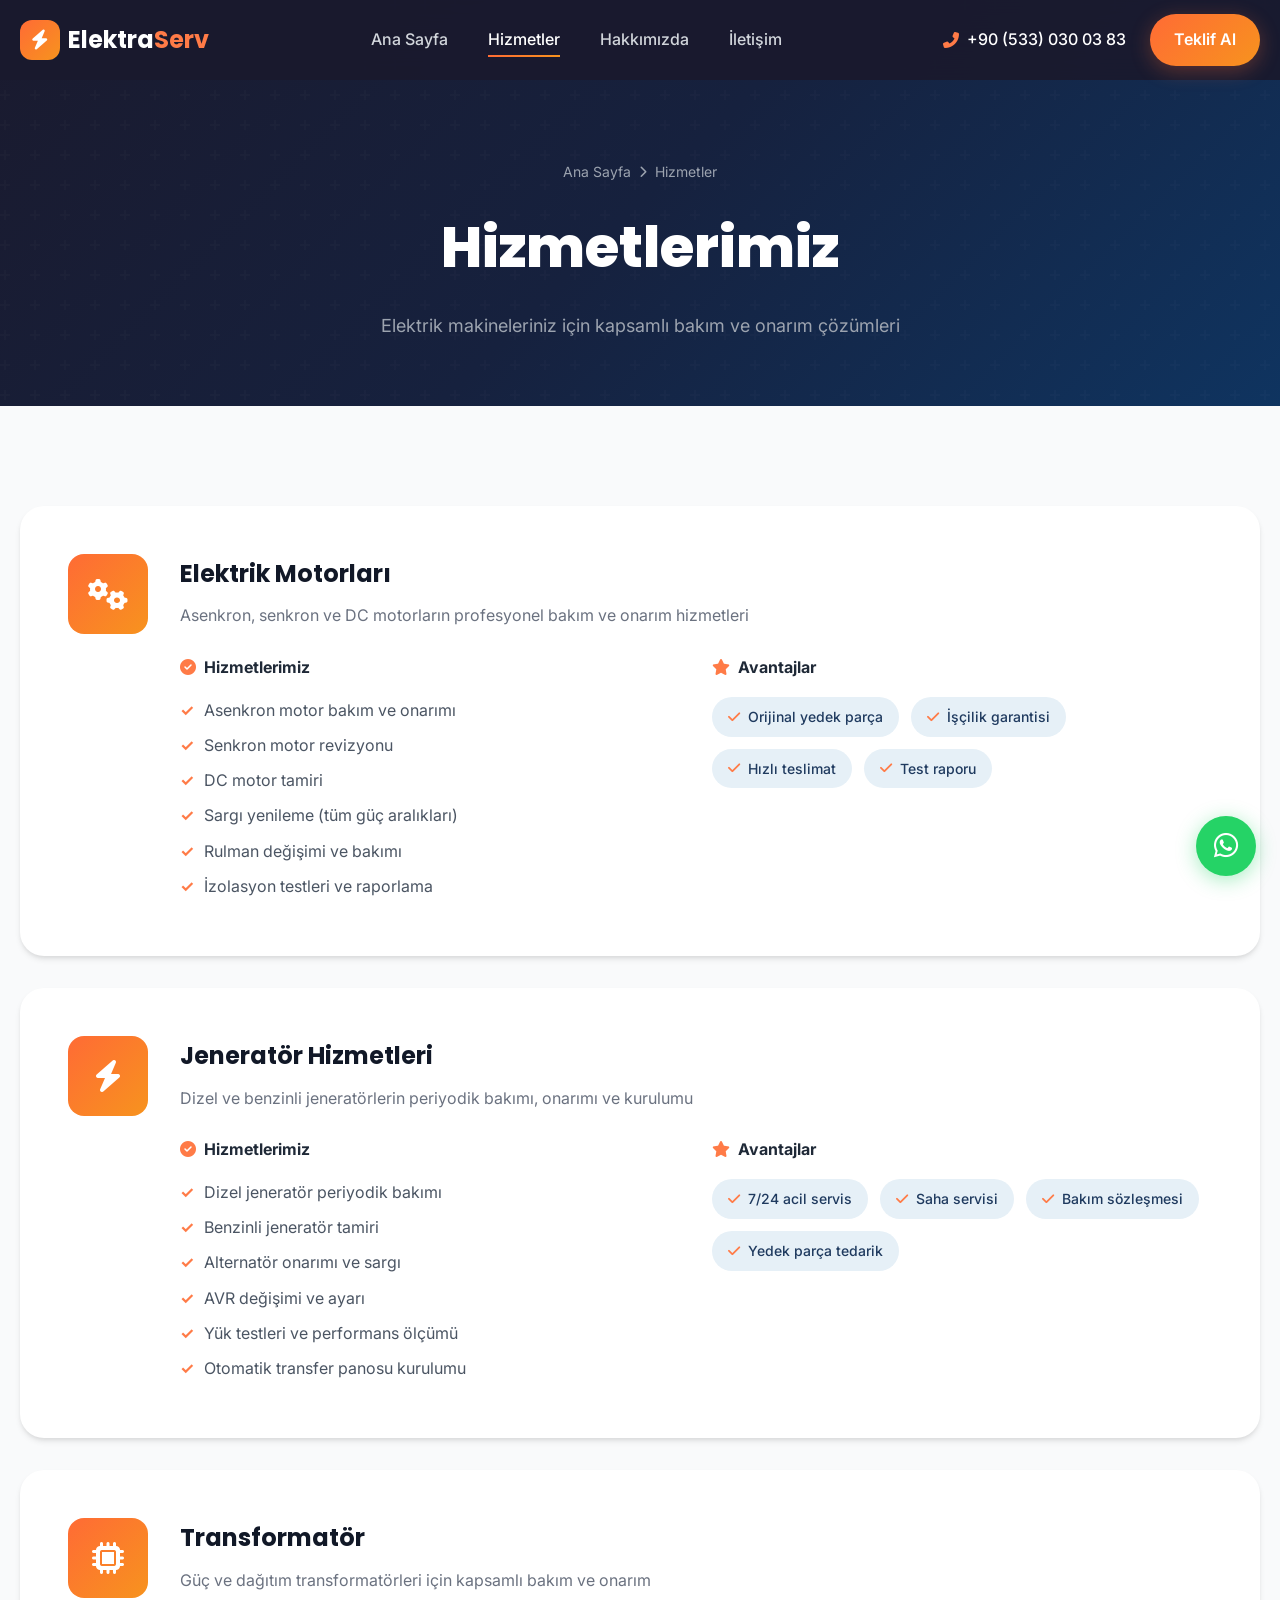
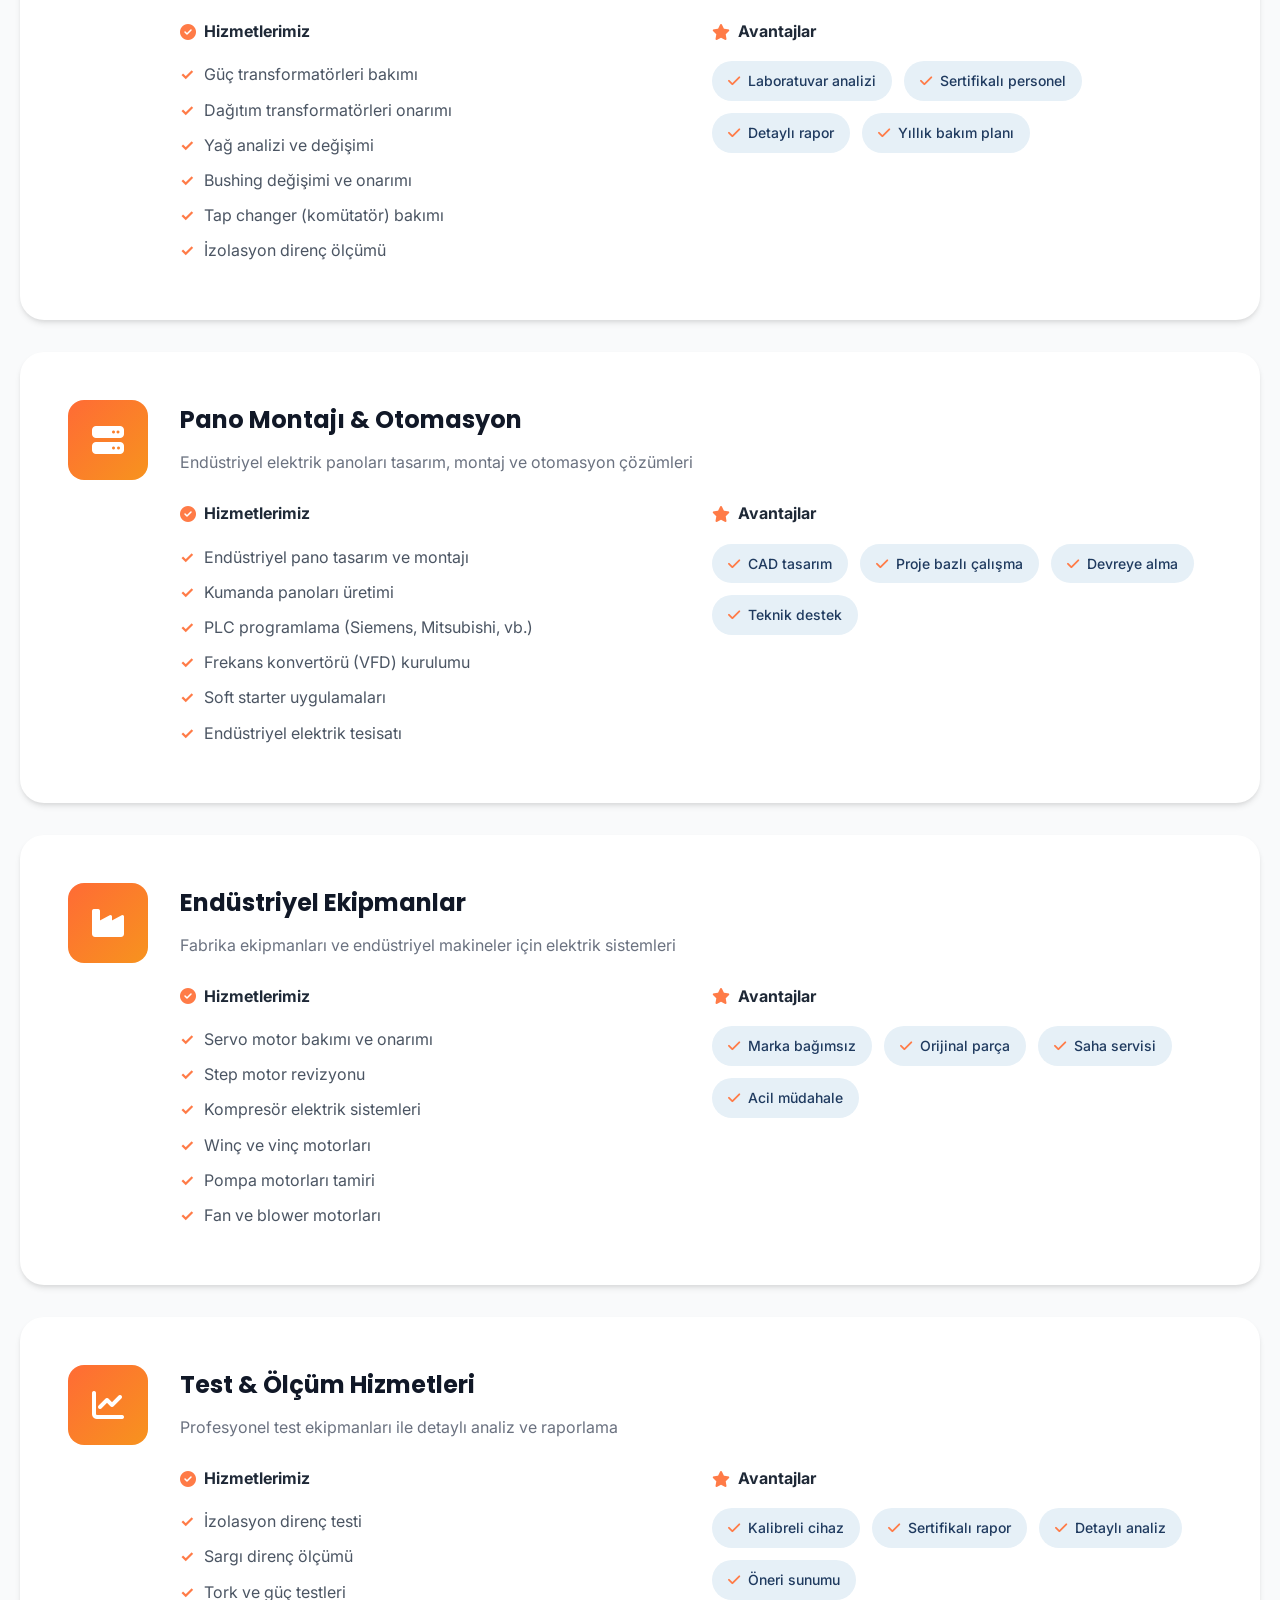
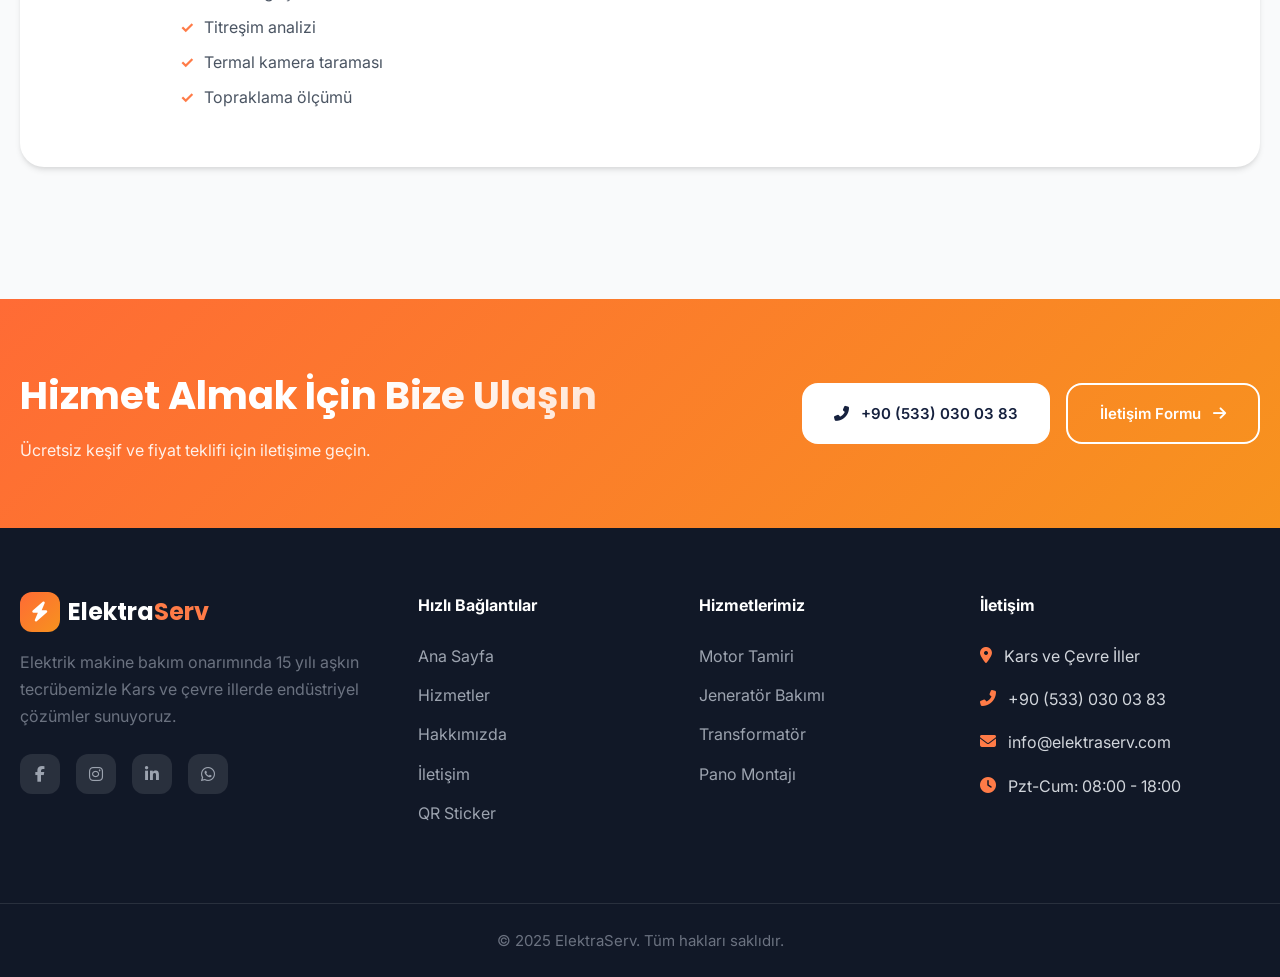
<file: hizmetler.html>
<!DOCTYPE html>
<html lang="tr">
<head>
    <meta charset="UTF-8">
    <meta name="viewport" content="width=device-width, initial-scale=1.0">
    <title>Hizmetlerimiz | ElektraServ</title>
    <meta name="description" content="Elektrik motorları, jeneratör, transformatör, pano montajı ve endüstriyel ekipmanlar için profesyonel bakım onarım hizmetleri.">
    <link rel="preconnect" href="https://fonts.googleapis.com">
    <link rel="preconnect" href="https://fonts.gstatic.com" crossorigin>
    <link href="https://fonts.googleapis.com/css2?family=Inter:wght@300;400;500;600;700;800&family=Poppins:wght@600;700;800&display=swap" rel="stylesheet">
    <link rel="stylesheet" href="css/style.css">
    <link rel="stylesheet" href="https://cdnjs.cloudflare.com/ajax/libs/font-awesome/6.4.0/css/all.min.css">
</head>
<body>
    <!-- Preloader -->
    <div class="preloader" id="preloader">
        <div class="loader"></div>
    </div>

    <!-- Header -->
    <header class="header" id="header">
        <nav class="nav container">
            <a href="index.html" class="nav-logo">
                <span class="logo-icon"><i class="fas fa-bolt"></i></span>
                <span class="logo-text">Elektra<span>Serv</span></span>
            </a>

            <div class="nav-menu" id="nav-menu">
                <ul class="nav-list">
                    <li class="nav-item"><a href="index.html" class="nav-link">Ana Sayfa</a></li>
                    <li class="nav-item"><a href="hizmetler.html" class="nav-link active">Hizmetler</a></li>
                    <li class="nav-item"><a href="hakkimizda.html" class="nav-link">Hakkımızda</a></li>
                    <li class="nav-item"><a href="iletisim.html" class="nav-link">İletişim</a></li>
                </ul>
                <div class="nav-close" id="nav-close"><i class="fas fa-times"></i></div>
            </div>

            <div class="nav-actions">
                <a href="tel:+905330300383" class="nav-phone">
                    <i class="fas fa-phone-alt"></i>
                    <span>+90 (533) 030 03 83</span>
                </a>
                <a href="iletisim.html" class="nav-btn">Teklif Al</a>
                <div class="nav-toggle" id="nav-toggle"><i class="fas fa-bars"></i></div>
            </div>
        </nav>
    </header>

    <!-- Page Header -->
    <section class="page-header">
        <div class="page-header-bg"></div>
        <div class="container">
            <div class="breadcrumb">
                <a href="index.html">Ana Sayfa</a>
                <i class="fas fa-chevron-right"></i>
                <span>Hizmetler</span>
            </div>
            <h1>Hizmetlerimiz</h1>
            <p>Elektrik makineleriniz için kapsamlı bakım ve onarım çözümleri</p>
        </div>
    </section>

    <!-- Services Detail -->
    <section class="services-detail section">
        <div class="container">
            <!-- Service 1 -->
            <div class="service-detail-card">
                <div class="service-detail-icon">
                    <i class="fas fa-cogs"></i>
                </div>
                <div class="service-detail-content">
                    <h3>Elektrik Motorları</h3>
                    <p class="lead">Asenkron, senkron ve DC motorların profesyonel bakım ve onarım hizmetleri</p>
                    <div class="service-detail-grid">
                        <div class="service-detail-list">
                            <h4><i class="fas fa-check-circle"></i> Hizmetlerimiz</h4>
                            <ul>
                                <li>Asenkron motor bakım ve onarımı</li>
                                <li>Senkron motor revizyonu</li>
                                <li>DC motor tamiri</li>
                                <li>Sargı yenileme (tüm güç aralıkları)</li>
                                <li>Rulman değişimi ve bakımı</li>
                                <li>İzolasyon testleri ve raporlama</li>
                            </ul>
                        </div>
                        <div class="service-detail-features">
                            <h4><i class="fas fa-star"></i> Avantajlar</h4>
                            <div class="feature-tags">
                                <span><i class="fas fa-check"></i> Orijinal yedek parça</span>
                                <span><i class="fas fa-check"></i> İşçilik garantisi</span>
                                <span><i class="fas fa-check"></i> Hızlı teslimat</span>
                                <span><i class="fas fa-check"></i> Test raporu</span>
                            </div>
                        </div>
                    </div>
                </div>
            </div>

            <!-- Service 2 -->
            <div class="service-detail-card">
                <div class="service-detail-icon">
                    <i class="fas fa-bolt"></i>
                </div>
                <div class="service-detail-content">
                    <h3>Jeneratör Hizmetleri</h3>
                    <p class="lead">Dizel ve benzinli jeneratörlerin periyodik bakımı, onarımı ve kurulumu</p>
                    <div class="service-detail-grid">
                        <div class="service-detail-list">
                            <h4><i class="fas fa-check-circle"></i> Hizmetlerimiz</h4>
                            <ul>
                                <li>Dizel jeneratör periyodik bakımı</li>
                                <li>Benzinli jeneratör tamiri</li>
                                <li>Alternatör onarımı ve sargı</li>
                                <li>AVR değişimi ve ayarı</li>
                                <li>Yük testleri ve performans ölçümü</li>
                                <li>Otomatik transfer panosu kurulumu</li>
                            </ul>
                        </div>
                        <div class="service-detail-features">
                            <h4><i class="fas fa-star"></i> Avantajlar</h4>
                            <div class="feature-tags">
                                <span><i class="fas fa-check"></i> 7/24 acil servis</span>
                                <span><i class="fas fa-check"></i> Saha servisi</span>
                                <span><i class="fas fa-check"></i> Bakım sözleşmesi</span>
                                <span><i class="fas fa-check"></i> Yedek parça tedarik</span>
                            </div>
                        </div>
                    </div>
                </div>
            </div>

            <!-- Service 3 -->
            <div class="service-detail-card">
                <div class="service-detail-icon">
                    <i class="fas fa-microchip"></i>
                </div>
                <div class="service-detail-content">
                    <h3>Transformatör</h3>
                    <p class="lead">Güç ve dağıtım transformatörleri için kapsamlı bakım ve onarım</p>
                    <div class="service-detail-grid">
                        <div class="service-detail-list">
                            <h4><i class="fas fa-check-circle"></i> Hizmetlerimiz</h4>
                            <ul>
                                <li>Güç transformatörleri bakımı</li>
                                <li>Dağıtım transformatörleri onarımı</li>
                                <li>Yağ analizi ve değişimi</li>
                                <li>Bushing değişimi ve onarımı</li>
                                <li>Tap changer (komütatör) bakımı</li>
                                <li>İzolasyon direnç ölçümü</li>
                            </ul>
                        </div>
                        <div class="service-detail-features">
                            <h4><i class="fas fa-star"></i> Avantajlar</h4>
                            <div class="feature-tags">
                                <span><i class="fas fa-check"></i> Laboratuvar analizi</span>
                                <span><i class="fas fa-check"></i> Sertifikalı personel</span>
                                <span><i class="fas fa-check"></i> Detaylı rapor</span>
                                <span><i class="fas fa-check"></i> Yıllık bakım planı</span>
                            </div>
                        </div>
                    </div>
                </div>
            </div>

            <!-- Service 4 -->
            <div class="service-detail-card">
                <div class="service-detail-icon">
                    <i class="fas fa-server"></i>
                </div>
                <div class="service-detail-content">
                    <h3>Pano Montajı & Otomasyon</h3>
                    <p class="lead">Endüstriyel elektrik panoları tasarım, montaj ve otomasyon çözümleri</p>
                    <div class="service-detail-grid">
                        <div class="service-detail-list">
                            <h4><i class="fas fa-check-circle"></i> Hizmetlerimiz</h4>
                            <ul>
                                <li>Endüstriyel pano tasarım ve montajı</li>
                                <li>Kumanda panoları üretimi</li>
                                <li>PLC programlama (Siemens, Mitsubishi, vb.)</li>
                                <li>Frekans konvertörü (VFD) kurulumu</li>
                                <li>Soft starter uygulamaları</li>
                                <li>Endüstriyel elektrik tesisatı</li>
                            </ul>
                        </div>
                        <div class="service-detail-features">
                            <h4><i class="fas fa-star"></i> Avantajlar</h4>
                            <div class="feature-tags">
                                <span><i class="fas fa-check"></i> CAD tasarım</span>
                                <span><i class="fas fa-check"></i> Proje bazlı çalışma</span>
                                <span><i class="fas fa-check"></i> Devreye alma</span>
                                <span><i class="fas fa-check"></i> Teknik destek</span>
                            </div>
                        </div>
                    </div>
                </div>
            </div>

            <!-- Service 5 -->
            <div class="service-detail-card">
                <div class="service-detail-icon">
                    <i class="fas fa-industry"></i>
                </div>
                <div class="service-detail-content">
                    <h3>Endüstriyel Ekipmanlar</h3>
                    <p class="lead">Fabrika ekipmanları ve endüstriyel makineler için elektrik sistemleri</p>
                    <div class="service-detail-grid">
                        <div class="service-detail-list">
                            <h4><i class="fas fa-check-circle"></i> Hizmetlerimiz</h4>
                            <ul>
                                <li>Servo motor bakımı ve onarımı</li>
                                <li>Step motor revizyonu</li>
                                <li>Kompresör elektrik sistemleri</li>
                                <li>Winç ve vinç motorları</li>
                                <li>Pompa motorları tamiri</li>
                                <li>Fan ve blower motorları</li>
                            </ul>
                        </div>
                        <div class="service-detail-features">
                            <h4><i class="fas fa-star"></i> Avantajlar</h4>
                            <div class="feature-tags">
                                <span><i class="fas fa-check"></i> Marka bağımsız</span>
                                <span><i class="fas fa-check"></i> Orijinal parça</span>
                                <span><i class="fas fa-check"></i> Saha servisi</span>
                                <span><i class="fas fa-check"></i> Acil müdahale</span>
                            </div>
                        </div>
                    </div>
                </div>
            </div>

            <!-- Service 6 -->
            <div class="service-detail-card">
                <div class="service-detail-icon">
                    <i class="fas fa-chart-line"></i>
                </div>
                <div class="service-detail-content">
                    <h3>Test & Ölçüm Hizmetleri</h3>
                    <p class="lead">Profesyonel test ekipmanları ile detaylı analiz ve raporlama</p>
                    <div class="service-detail-grid">
                        <div class="service-detail-list">
                            <h4><i class="fas fa-check-circle"></i> Hizmetlerimiz</h4>
                            <ul>
                                <li>İzolasyon direnç testi</li>
                                <li>Sargı direnç ölçümü</li>
                                <li>Tork ve güç testleri</li>
                                <li>Titreşim analizi</li>
                                <li>Termal kamera taraması</li>
                                <li>Topraklama ölçümü</li>
                            </ul>
                        </div>
                        <div class="service-detail-features">
                            <h4><i class="fas fa-star"></i> Avantajlar</h4>
                            <div class="feature-tags">
                                <span><i class="fas fa-check"></i> Kalibreli cihaz</span>
                                <span><i class="fas fa-check"></i> Sertifikalı rapor</span>
                                <span><i class="fas fa-check"></i> Detaylı analiz</span>
                                <span><i class="fas fa-check"></i> Öneri sunumu</span>
                            </div>
                        </div>
                    </div>
                </div>
            </div>
        </div>
    </section>

    <!-- CTA Section -->
    <section class="cta-section">
        <div class="container">
            <div class="cta-content">
                <div class="cta-text">
                    <h2>Hizmet Almak İçin <span class="gradient-text">Bize Ulaşın</span></h2>
                    <p>Ücretsiz keşif ve fiyat teklifi için iletişime geçin.</p>
                </div>
                <div class="cta-buttons">
                    <a href="tel:+905330300383" class="btn btn-white">
                        <i class="fas fa-phone-alt"></i>
                        <span>+90 (533) 030 03 83</span>
                    </a>
                    <a href="iletisim.html" class="btn btn-outline-white">
                        <span>İletişim Formu</span>
                        <i class="fas fa-arrow-right"></i>
                    </a>
                </div>
            </div>
        </div>
    </section>

    <!-- Footer -->
    <footer class="footer">
        <div class="footer-top">
            <div class="container">
                <div class="footer-grid">
                    <div class="footer-brand">
                        <a href="index.html" class="nav-logo">
                            <span class="logo-icon"><i class="fas fa-bolt"></i></span>
                            <span class="logo-text">Elektra<span>Serv</span></span>
                        </a>
                        <p>Elektrik makine bakım onarımında 15 yılı aşkın tecrübemizle Kars ve çevre illerde endüstriyel çözümler sunuyoruz.</p>
                        <div class="footer-social">
                            <a href="#"><i class="fab fa-facebook-f"></i></a>
                            <a href="#"><i class="fab fa-instagram"></i></a>
                            <a href="#"><i class="fab fa-linkedin-in"></i></a>
                            <a href="https://wa.me/905330300383" target="_blank"><i class="fab fa-whatsapp"></i></a>
                        </div>
                    </div>

                    <div class="footer-links">
                        <h4>Hızlı Bağlantılar</h4>
                        <ul>
                            <li><a href="index.html">Ana Sayfa</a></li>
                            <li><a href="hizmetler.html">Hizmetler</a></li>
                            <li><a href="hakkimizda.html">Hakkımızda</a></li>
                            <li><a href="iletisim.html">İletişim</a></li>
                            <li><a href="sticker.html">QR Sticker</a></li>
                        </ul>
                    </div>

                    <div class="footer-links">
                        <h4>Hizmetlerimiz</h4>
                        <ul>
                            <li><a href="hizmetler.html">Motor Tamiri</a></li>
                            <li><a href="hizmetler.html">Jeneratör Bakımı</a></li>
                            <li><a href="hizmetler.html">Transformatör</a></li>
                            <li><a href="hizmetler.html">Pano Montajı</a></li>
                        </ul>
                    </div>

                    <div class="footer-contact">
                        <h4>İletişim</h4>
                        <ul>
                            <li>
                                <i class="fas fa-map-marker-alt"></i>
                                <span>Kars ve Çevre İller</span>
                            </li>
                            <li>
                                <i class="fas fa-phone-alt"></i>
                                <a href="tel:+905330300383">+90 (533) 030 03 83</a>
                            </li>
                            <li>
                                <i class="fas fa-envelope"></i>
                                <a href="mailto:info@elektraserv.com">info@elektraserv.com</a>
                            </li>
                            <li>
                                <i class="fas fa-clock"></i>
                                <span>Pzt-Cum: 08:00 - 18:00</span>
                            </li>
                        </ul>
                    </div>
                </div>
            </div>
        </div>
        <div class="footer-bottom">
            <div class="container">
                <p>&copy; 2025 ElektraServ. Tüm hakları saklıdır.</p>
            </div>
        </div>
    </footer>

    <!-- Floating WhatsApp Button -->
    <a href="https://wa.me/905330300383" target="_blank" class="whatsapp-float" title="WhatsApp ile iletisime gecin">
        <i class="fab fa-whatsapp"></i>
    </a>

    <script src="js/script.js"></script>
</body>
</html>
</file>
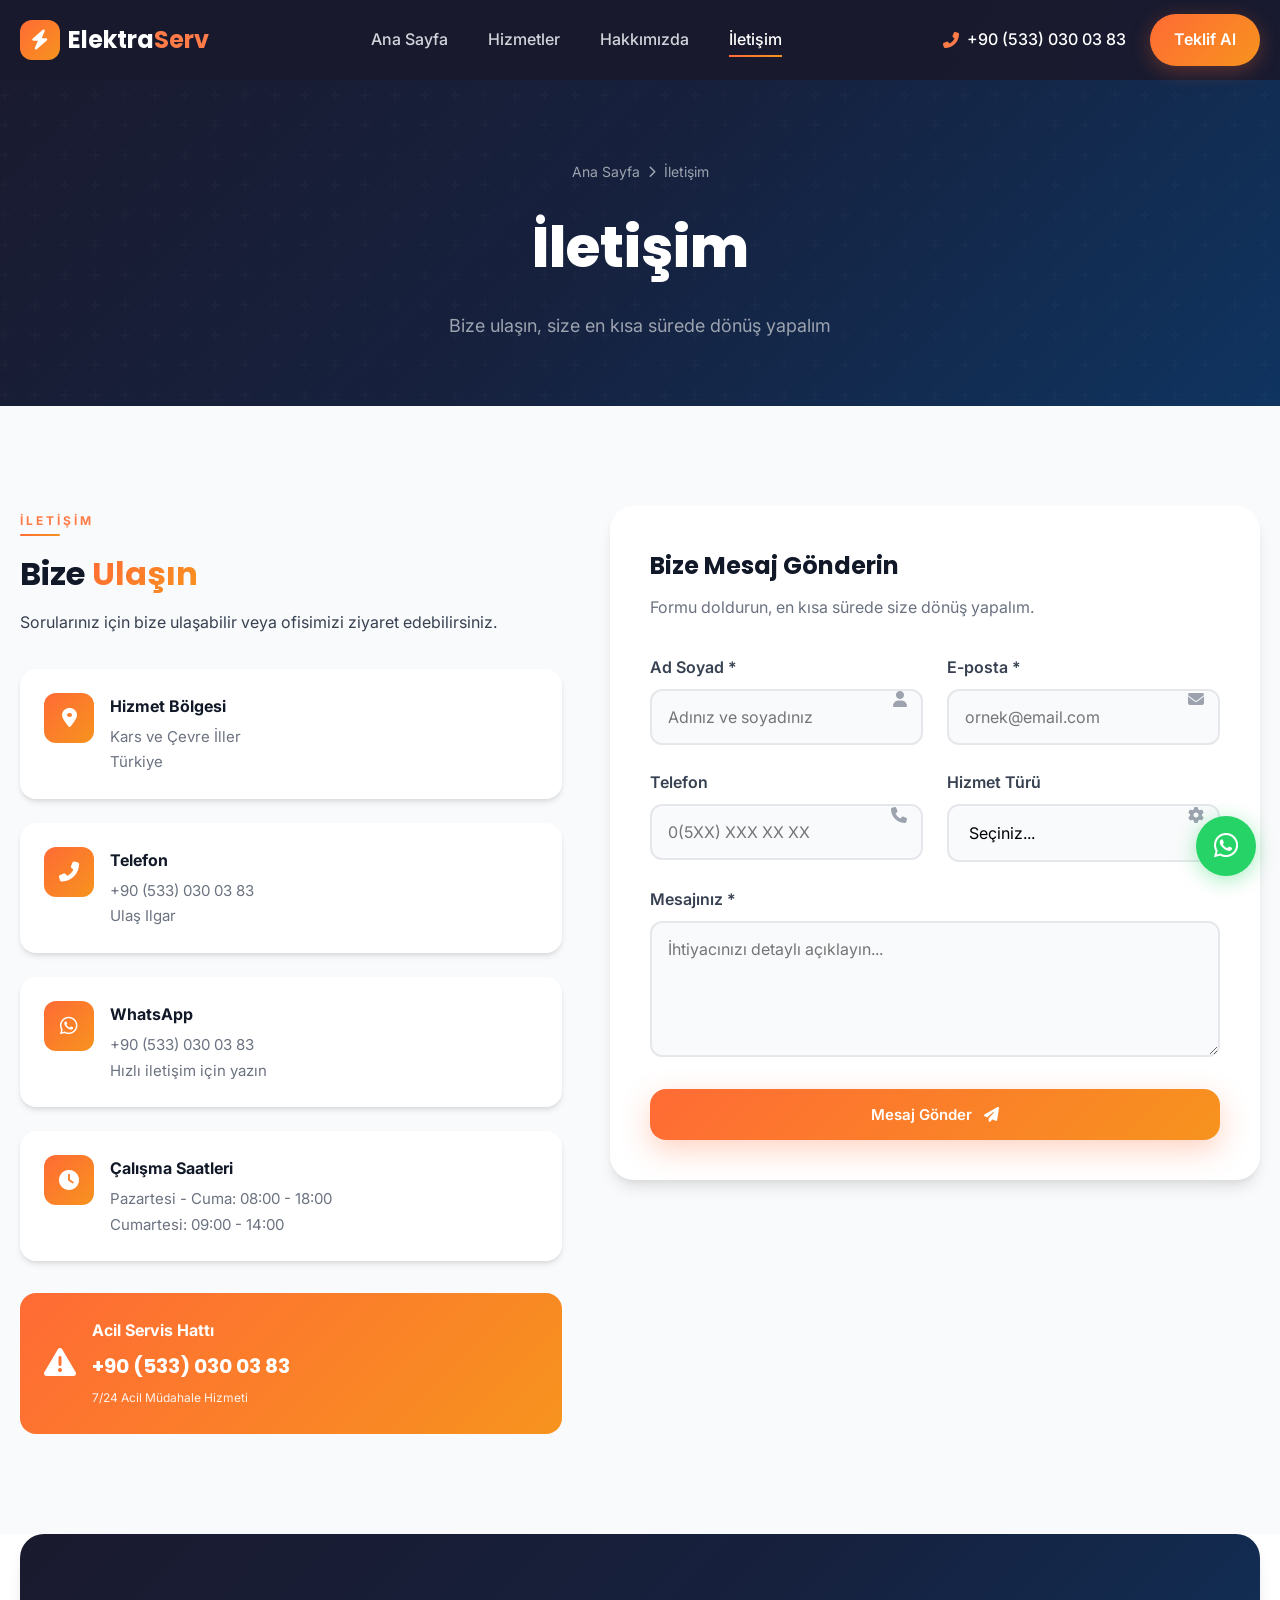
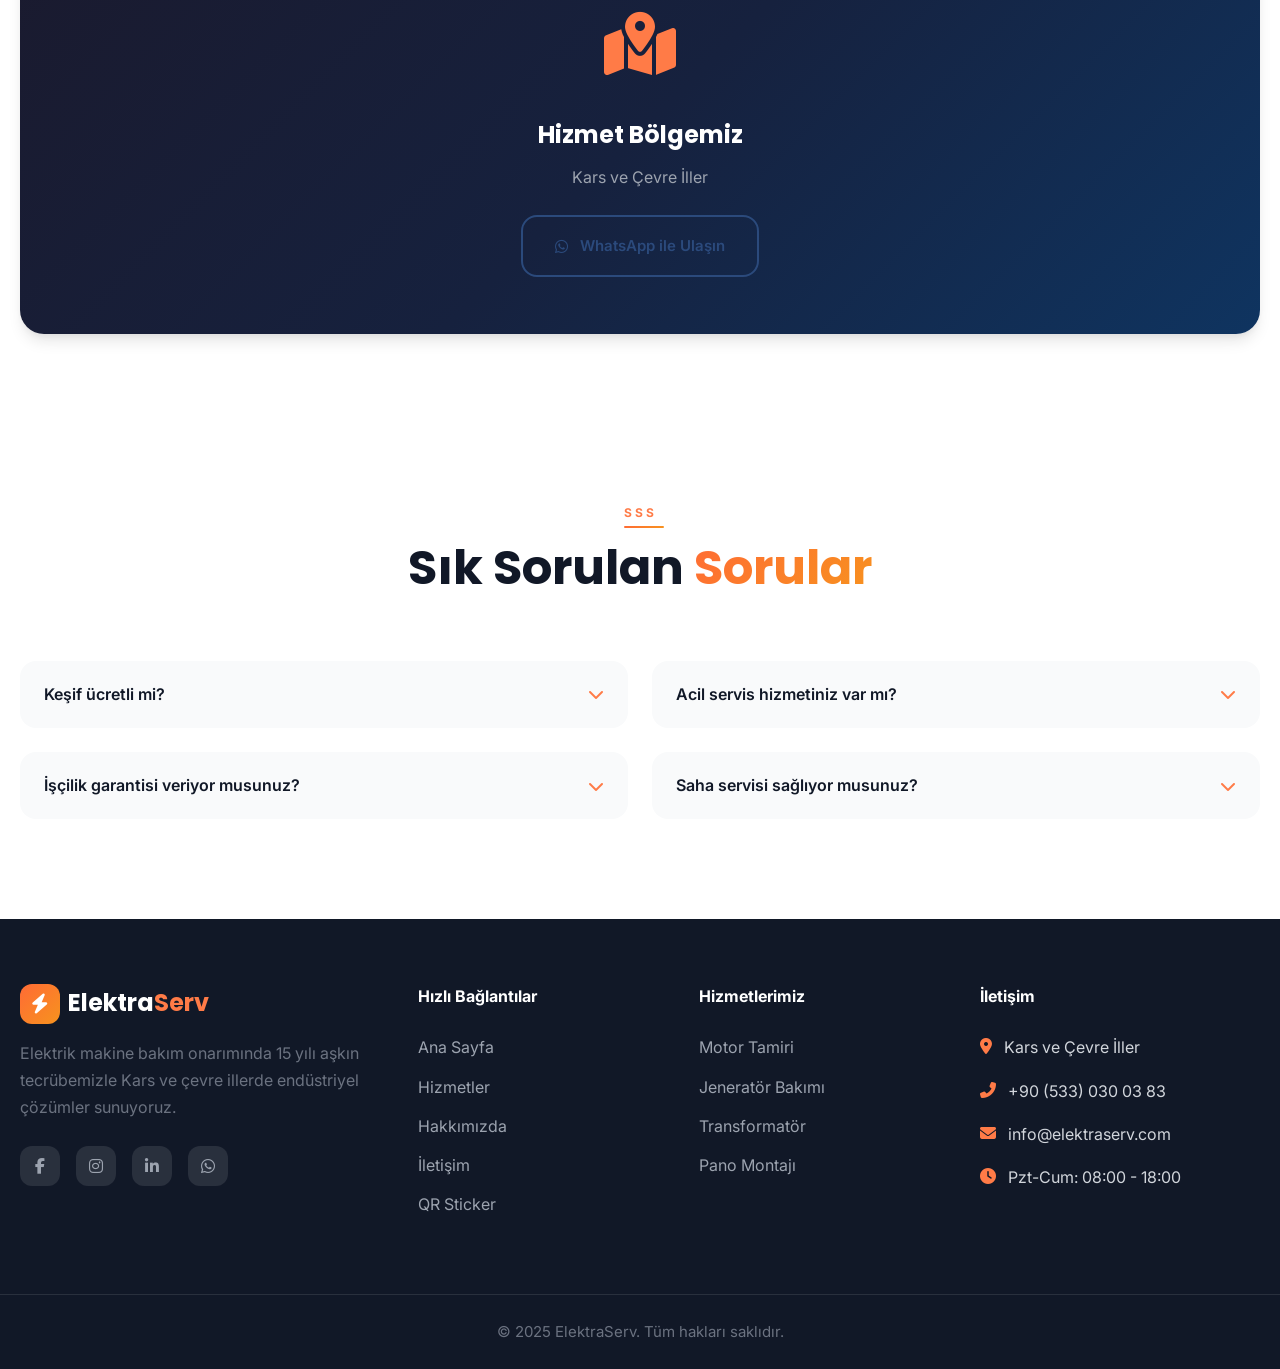
<file: iletisim.html>
<!DOCTYPE html>
<html lang="tr">
<head>
    <meta charset="UTF-8">
    <meta name="viewport" content="width=device-width, initial-scale=1.0">
    <title>İletişim | ElektraServ</title>
    <meta name="description" content="ElektraServ ile iletişime geçin. Ücretsiz keşif ve fiyat teklifi için bize ulaşın.">
    <link rel="preconnect" href="https://fonts.googleapis.com">
    <link rel="preconnect" href="https://fonts.gstatic.com" crossorigin>
    <link href="https://fonts.googleapis.com/css2?family=Inter:wght@300;400;500;600;700;800&family=Poppins:wght@600;700;800&display=swap" rel="stylesheet">
    <link rel="stylesheet" href="css/style.css">
    <link rel="stylesheet" href="https://cdnjs.cloudflare.com/ajax/libs/font-awesome/6.4.0/css/all.min.css">
</head>
<body>
    <!-- Preloader -->
    <div class="preloader" id="preloader">
        <div class="loader"></div>
    </div>

    <!-- Header -->
    <header class="header" id="header">
        <nav class="nav container">
            <a href="index.html" class="nav-logo">
                <span class="logo-icon"><i class="fas fa-bolt"></i></span>
                <span class="logo-text">Elektra<span>Serv</span></span>
            </a>

            <div class="nav-menu" id="nav-menu">
                <ul class="nav-list">
                    <li class="nav-item"><a href="index.html" class="nav-link">Ana Sayfa</a></li>
                    <li class="nav-item"><a href="hizmetler.html" class="nav-link">Hizmetler</a></li>
                    <li class="nav-item"><a href="hakkimizda.html" class="nav-link">Hakkımızda</a></li>
                    <li class="nav-item"><a href="iletisim.html" class="nav-link active">İletişim</a></li>
                </ul>
                <div class="nav-close" id="nav-close"><i class="fas fa-times"></i></div>
            </div>

            <div class="nav-actions">
                <a href="tel:+905330300383" class="nav-phone">
                    <i class="fas fa-phone-alt"></i>
                    <span>+90 (533) 030 03 83</span>
                </a>
                <a href="iletisim.html" class="nav-btn">Teklif Al</a>
                <div class="nav-toggle" id="nav-toggle"><i class="fas fa-bars"></i></div>
            </div>
        </nav>
    </header>

    <!-- Page Header -->
    <section class="page-header">
        <div class="page-header-bg"></div>
        <div class="container">
            <div class="breadcrumb">
                <a href="index.html">Ana Sayfa</a>
                <i class="fas fa-chevron-right"></i>
                <span>İletişim</span>
            </div>
            <h1>İletişim</h1>
            <p>Bize ulaşın, size en kısa sürede dönüş yapalım</p>
        </div>
    </section>

    <!-- Contact Section -->
    <section class="contact-section section">
        <div class="container">
            <div class="contact-grid">
                <div class="contact-info">
                    <div class="contact-info-header">
                        <span class="section-subtitle">İLETİŞİM</span>
                        <h2>Bize <span class="gradient-text">Ulaşın</span></h2>
                        <p>Sorularınız için bize ulaşabilir veya ofisimizi ziyaret edebilirsiniz.</p>
                    </div>

                    <div class="contact-cards">
                        <div class="contact-card">
                            <div class="contact-card-icon">
                                <i class="fas fa-map-marker-alt"></i>
                            </div>
                            <div class="contact-card-content">
                                <h4>Hizmet Bölgesi</h4>
                                <p>Kars ve Çevre İller</p>
                                <p>Türkiye</p>
                            </div>
                        </div>

                        <div class="contact-card">
                            <div class="contact-card-icon">
                                <i class="fas fa-phone-alt"></i>
                            </div>
                            <div class="contact-card-content">
                                <h4>Telefon</h4>
                                <p><a href="tel:+905330300383">+90 (533) 030 03 83</a></p>
                                <p>Ulaş Ilgar</p>
                            </div>
                        </div>

                        <div class="contact-card">
                            <div class="contact-card-icon">
                                <i class="fab fa-whatsapp"></i>
                            </div>
                            <div class="contact-card-content">
                                <h4>WhatsApp</h4>
                                <p><a href="https://wa.me/905330300383" target="_blank">+90 (533) 030 03 83</a></p>
                                <p>Hızlı iletişim için yazın</p>
                            </div>
                        </div>

                        <div class="contact-card">
                            <div class="contact-card-icon">
                                <i class="fas fa-clock"></i>
                            </div>
                            <div class="contact-card-content">
                                <h4>Çalışma Saatleri</h4>
                                <p>Pazartesi - Cuma: 08:00 - 18:00</p>
                                <p>Cumartesi: 09:00 - 14:00</p>
                            </div>
                        </div>
                    </div>

                    <div class="emergency-card">
                        <div class="emergency-icon"><i class="fas fa-exclamation-triangle"></i></div>
                        <div class="emergency-content">
                            <h4>Acil Servis Hattı</h4>
                            <p class="emergency-phone">+90 (533) 030 03 83</p>
                            <span class="emergency-note">7/24 Acil Müdahale Hizmeti</span>
                        </div>
                    </div>
                </div>

                <div class="contact-form-wrapper">
                    <div class="contact-form-card">
                        <h3>Bize Mesaj Gönderin</h3>
                        <p>Formu doldurun, en kısa sürede size dönüş yapalım.</p>

                        <form id="contactForm" class="contact-form">
                            <div class="form-row">
                                <div class="form-group">
                                    <label for="name">Ad Soyad *</label>
                                    <input type="text" id="name" name="name" required placeholder="Adınız ve soyadınız">
                                    <i class="fas fa-user"></i>
                                </div>
                                <div class="form-group">
                                    <label for="email">E-posta *</label>
                                    <input type="email" id="email" name="email" required placeholder="ornek@email.com">
                                    <i class="fas fa-envelope"></i>
                                </div>
                            </div>

                            <div class="form-row">
                                <div class="form-group">
                                    <label for="phone">Telefon</label>
                                    <input type="tel" id="phone" name="phone" placeholder="0(5XX) XXX XX XX">
                                    <i class="fas fa-phone"></i>
                                </div>
                                <div class="form-group">
                                    <label for="service">Hizmet Türü</label>
                                    <select id="service" name="service">
                                        <option value="">Seçiniz...</option>
                                        <option value="motor">Elektrik Motorları</option>
                                        <option value="jenerator">Jeneratör Bakımı</option>
                                        <option value="transformator">Transformatör</option>
                                        <option value="pano">Pano Montajı</option>
                                        <option value="otomasyon">Otomasyon</option>
                                        <option value="diger">Diğer</option>
                                    </select>
                                    <i class="fas fa-cog"></i>
                                </div>
                            </div>

                            <div class="form-group full-width">
                                <label for="message">Mesajınız *</label>
                                <textarea id="message" name="message" rows="5" required placeholder="İhtiyacınızı detaylı açıklayın..."></textarea>
                            </div>

                            <button type="submit" class="btn btn-primary btn-submit">
                                <span>Mesaj Gönder</span>
                                <i class="fas fa-paper-plane"></i>
                            </button>
                        </form>
                    </div>
                </div>
            </div>
        </div>
    </section>

    <!-- Map Section -->
    <section class="map-section">
        <div class="container">
            <div class="map-wrapper">
                <div class="map-placeholder">
                    <div class="map-icon"><i class="fas fa-map-marked-alt"></i></div>
                    <h3>Hizmet Bölgemiz</h3>
                    <p>Kars ve Çevre İller</p>
                    <a href="https://wa.me/905330300383" target="_blank" class="btn btn-outline">
                        <i class="fab fa-whatsapp"></i>
                        <span>WhatsApp ile Ulaşın</span>
                    </a>
                </div>
            </div>
        </div>
    </section>

    <!-- FAQ Section -->
    <section class="faq-section section">
        <div class="container">
            <div class="section-header">
                <span class="section-subtitle">SSS</span>
                <h2 class="section-title">Sık Sorulan <span class="gradient-text">Sorular</span></h2>
            </div>

            <div class="faq-grid">
                <div class="faq-item">
                    <div class="faq-question">
                        <h4>Keşif ücretli mi?</h4>
                        <i class="fas fa-chevron-down"></i>
                    </div>
                    <div class="faq-answer">
                        <p>Hayır, keşif hizmetimiz tamamen ücretsizdir. Saha incelemesi sonrası detaylı rapor ve fiyat teklifi sunuyoruz.</p>
                    </div>
                </div>

                <div class="faq-item">
                    <div class="faq-question">
                        <h4>Acil servis hizmetiniz var mı?</h4>
                        <i class="fas fa-chevron-down"></i>
                    </div>
                    <div class="faq-answer">
                        <p>Evet, 7/24 acil servis hizmetimiz mevcuttur. Acil arızalar için özel hattımızdan bize ulaşabilirsiniz.</p>
                    </div>
                </div>

                <div class="faq-item">
                    <div class="faq-question">
                        <h4>İşçilik garantisi veriyor musunuz?</h4>
                        <i class="fas fa-chevron-down"></i>
                    </div>
                    <div class="faq-answer">
                        <p>Evet, tüm işlemlerimizde işçilik ve kullanılan parçalar için garanti veriyoruz. Garanti süresi işin türüne göre değişiklik gösterir.</p>
                    </div>
                </div>

                <div class="faq-item">
                    <div class="faq-question">
                        <h4>Saha servisi sağlıyor musunuz?</h4>
                        <i class="fas fa-chevron-down"></i>
                    </div>
                    <div class="faq-answer">
                        <p>Evet, mobil servis ekibimizle işletmenizde hizmet veriyoruz. Büyük ekipmanlar için saha servisi avantaj sağlar.</p>
                    </div>
                </div>
            </div>
        </div>
    </section>

    <!-- Footer -->
    <footer class="footer">
        <div class="footer-top">
            <div class="container">
                <div class="footer-grid">
                    <div class="footer-brand">
                        <a href="index.html" class="nav-logo">
                            <span class="logo-icon"><i class="fas fa-bolt"></i></span>
                            <span class="logo-text">Elektra<span>Serv</span></span>
                        </a>
                        <p>Elektrik makine bakım onarımında 15 yılı aşkın tecrübemizle Kars ve çevre illerde endüstriyel çözümler sunuyoruz.</p>
                        <div class="footer-social">
                            <a href="#"><i class="fab fa-facebook-f"></i></a>
                            <a href="#"><i class="fab fa-instagram"></i></a>
                            <a href="#"><i class="fab fa-linkedin-in"></i></a>
                            <a href="https://wa.me/905330300383" target="_blank"><i class="fab fa-whatsapp"></i></a>
                        </div>
                    </div>

                    <div class="footer-links">
                        <h4>Hızlı Bağlantılar</h4>
                        <ul>
                            <li><a href="index.html">Ana Sayfa</a></li>
                            <li><a href="hizmetler.html">Hizmetler</a></li>
                            <li><a href="hakkimizda.html">Hakkımızda</a></li>
                            <li><a href="iletisim.html">İletişim</a></li>
                            <li><a href="sticker.html">QR Sticker</a></li>
                        </ul>
                    </div>

                    <div class="footer-links">
                        <h4>Hizmetlerimiz</h4>
                        <ul>
                            <li><a href="hizmetler.html">Motor Tamiri</a></li>
                            <li><a href="hizmetler.html">Jeneratör Bakımı</a></li>
                            <li><a href="hizmetler.html">Transformatör</a></li>
                            <li><a href="hizmetler.html">Pano Montajı</a></li>
                        </ul>
                    </div>

                    <div class="footer-contact">
                        <h4>İletişim</h4>
                        <ul>
                            <li>
                                <i class="fas fa-map-marker-alt"></i>
                                <span>Kars ve Çevre İller</span>
                            </li>
                            <li>
                                <i class="fas fa-phone-alt"></i>
                                <a href="tel:+905330300383">+90 (533) 030 03 83</a>
                            </li>
                            <li>
                                <i class="fas fa-envelope"></i>
                                <a href="mailto:info@elektraserv.com">info@elektraserv.com</a>
                            </li>
                            <li>
                                <i class="fas fa-clock"></i>
                                <span>Pzt-Cum: 08:00 - 18:00</span>
                            </li>
                        </ul>
                    </div>
                </div>
            </div>
        </div>
        <div class="footer-bottom">
            <div class="container">
                <p>&copy; 2025 ElektraServ. Tüm hakları saklıdır.</p>
            </div>
        </div>
    </footer>

    <!-- Floating WhatsApp Button -->
    <a href="https://wa.me/905330300383" target="_blank" class="whatsapp-float" title="WhatsApp ile iletisime gecin">
        <i class="fab fa-whatsapp"></i>
    </a>

    <script src="js/script.js"></script>
</body>
</html>
</file>
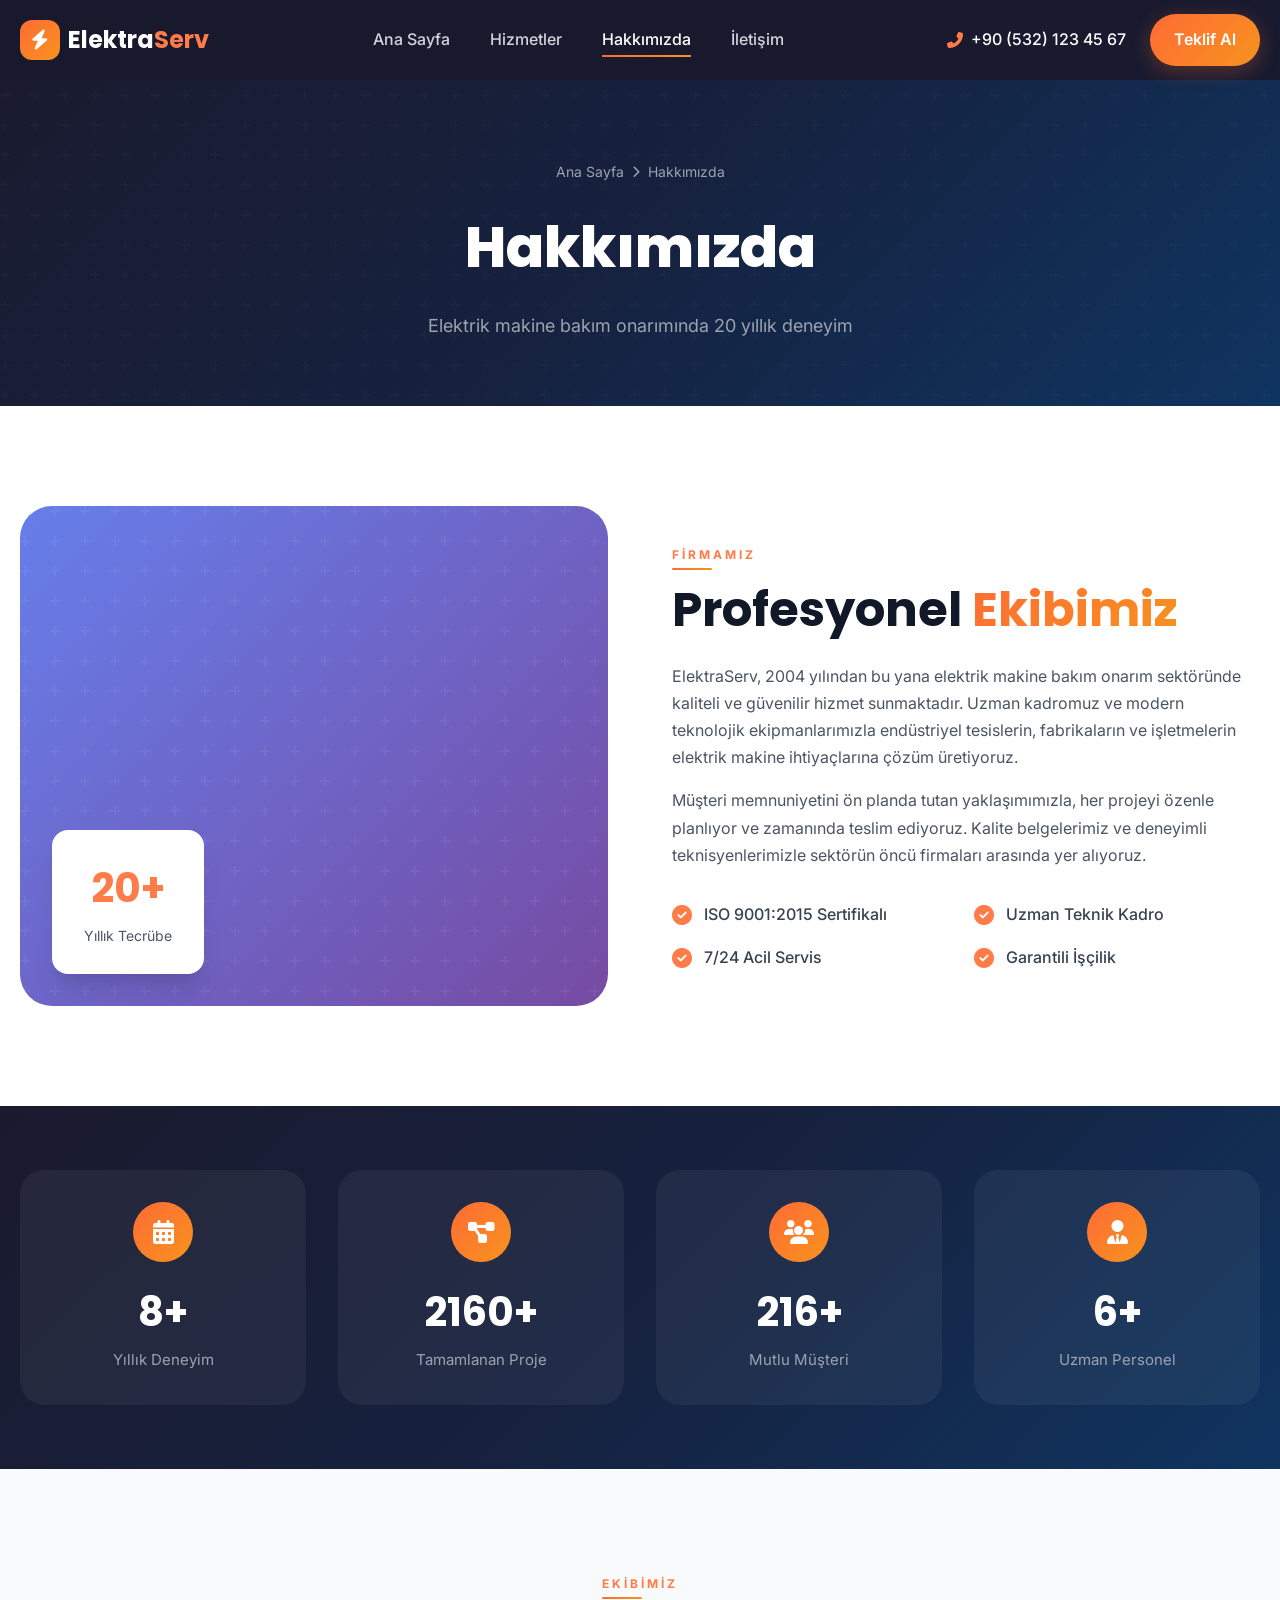
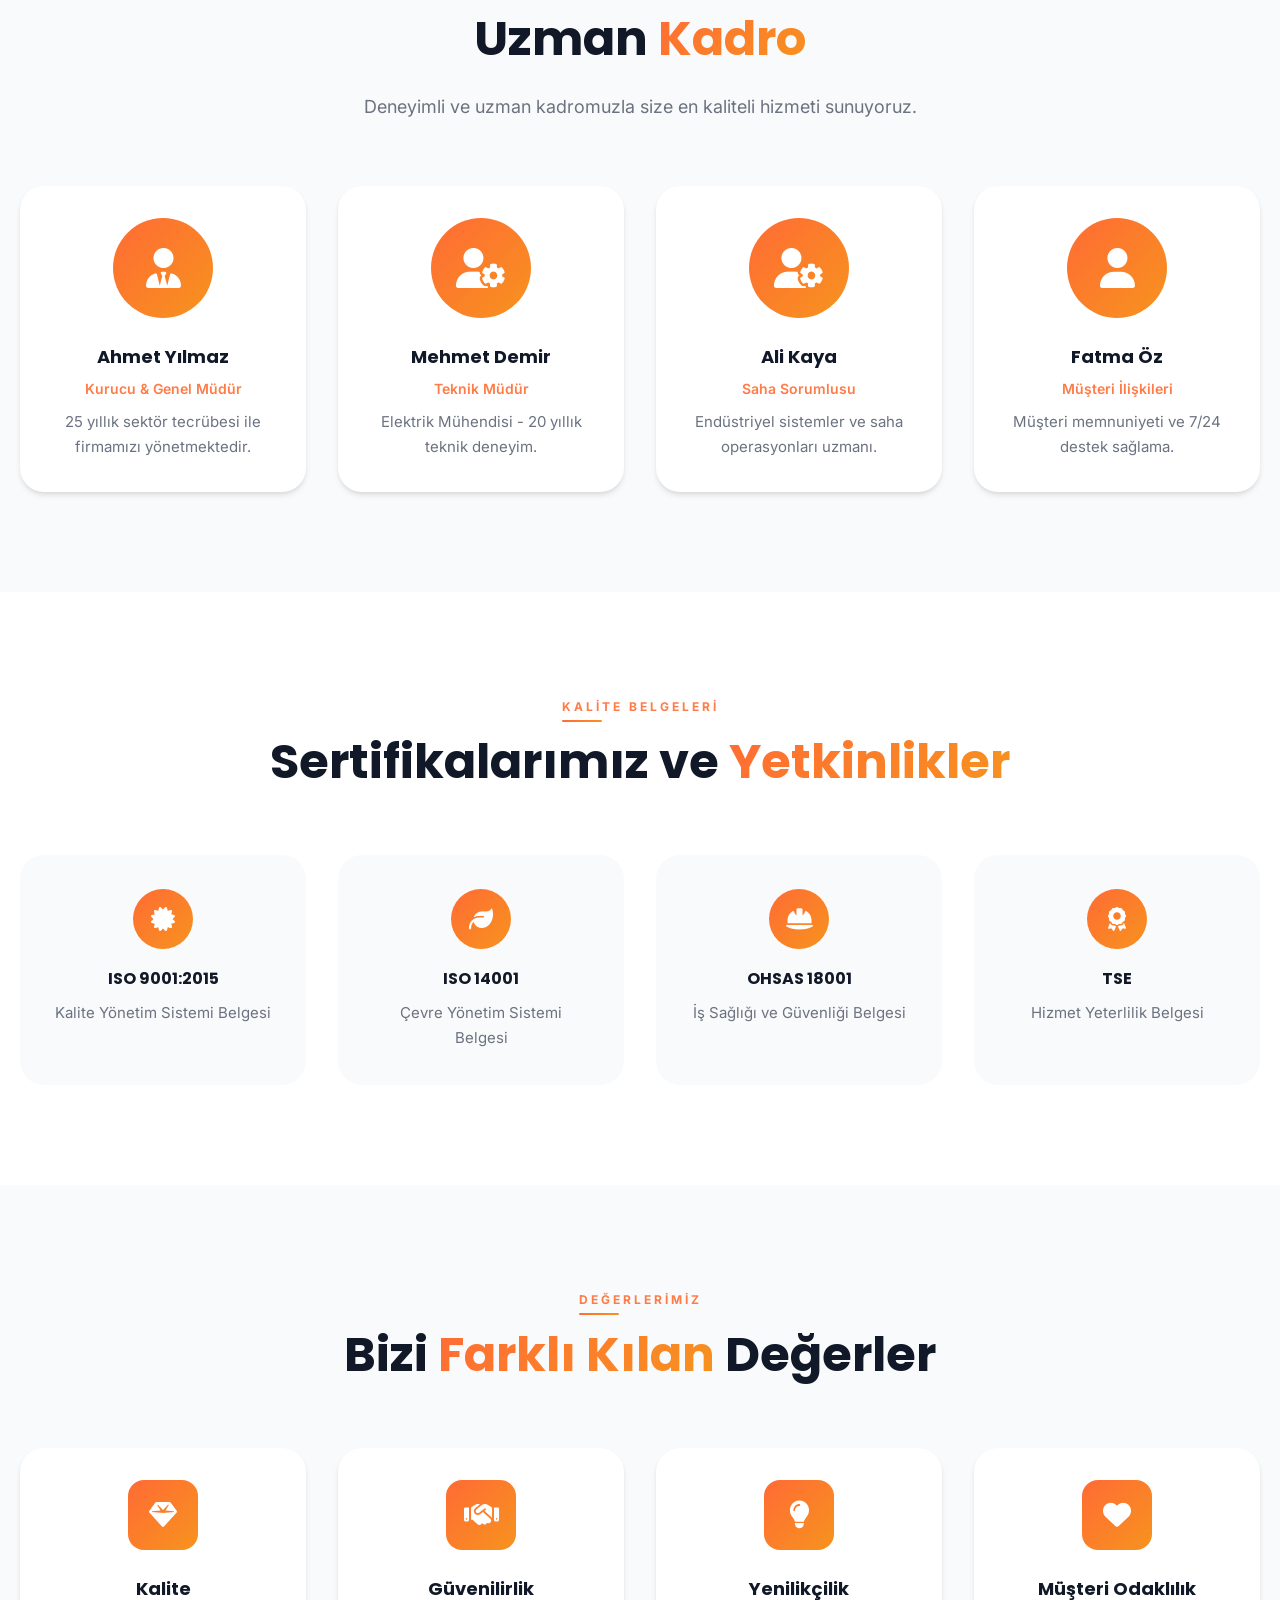
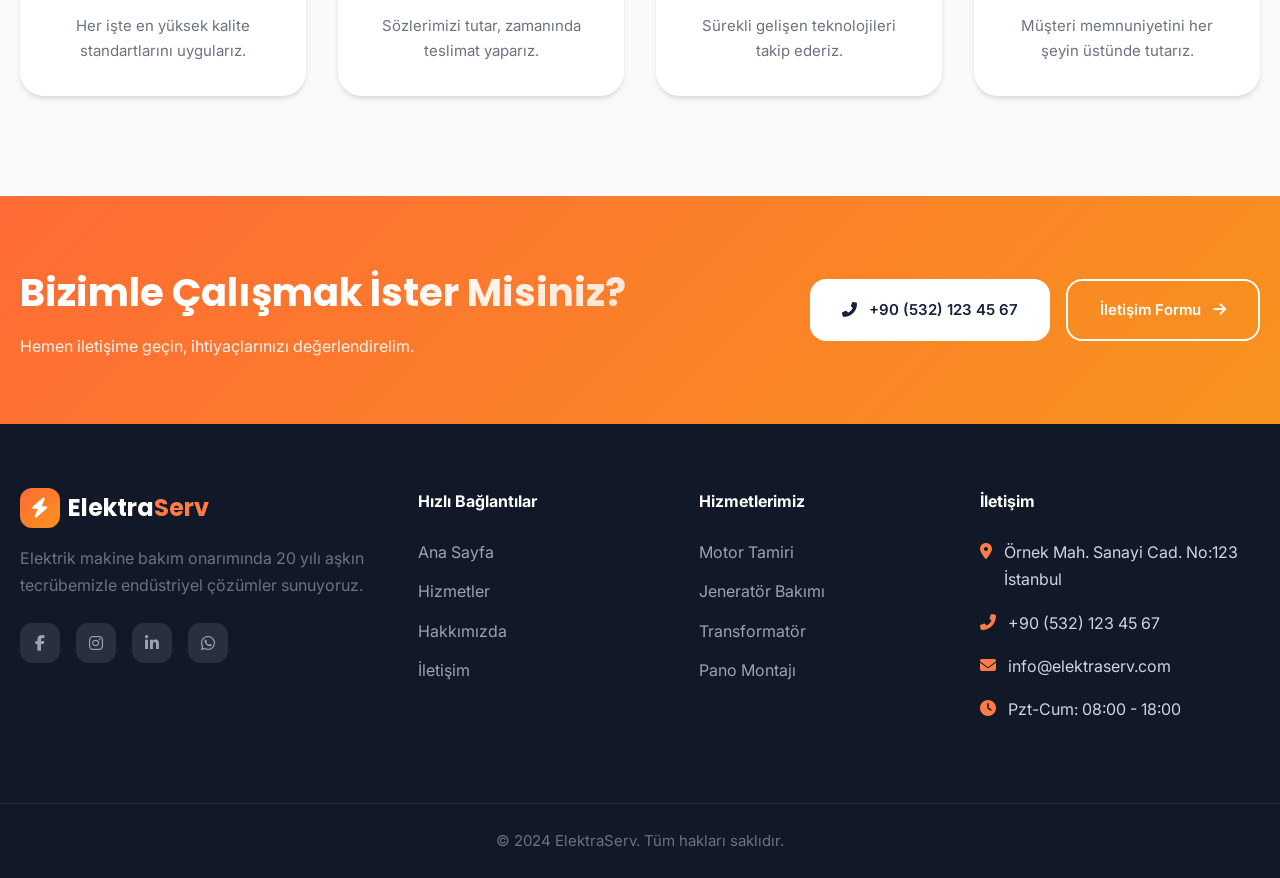
<file: elektrik-bakim-site/hakkimizda.html>
<!DOCTYPE html>
<html lang="tr">
<head>
    <meta charset="UTF-8">
    <meta name="viewport" content="width=device-width, initial-scale=1.0">
    <title>Hakkımızda | ElektraServ</title>
    <meta name="description" content="ElektraServ - 20 yılı aşkın tecrübesiyle elektrik makine bakım onarım sektöründe kaliteli ve güvenilir hizmet.">
    <link rel="preconnect" href="https://fonts.googleapis.com">
    <link rel="preconnect" href="https://fonts.gstatic.com" crossorigin>
    <link href="https://fonts.googleapis.com/css2?family=Inter:wght@300;400;500;600;700;800&family=Poppins:wght@600;700;800&display=swap" rel="stylesheet">
    <link rel="stylesheet" href="css/style.css">
    <link rel="stylesheet" href="https://cdnjs.cloudflare.com/ajax/libs/font-awesome/6.4.0/css/all.min.css">
</head>
<body>
    <!-- Preloader -->
    <div class="preloader" id="preloader">
        <div class="loader"></div>
    </div>

    <!-- Header -->
    <header class="header" id="header">
        <nav class="nav container">
            <a href="index.html" class="nav-logo">
                <span class="logo-icon"><i class="fas fa-bolt"></i></span>
                <span class="logo-text">Elektra<span>Serv</span></span>
            </a>

            <div class="nav-menu" id="nav-menu">
                <ul class="nav-list">
                    <li class="nav-item"><a href="index.html" class="nav-link">Ana Sayfa</a></li>
                    <li class="nav-item"><a href="hizmetler.html" class="nav-link">Hizmetler</a></li>
                    <li class="nav-item"><a href="hakkimizda.html" class="nav-link active">Hakkımızda</a></li>
                    <li class="nav-item"><a href="iletisim.html" class="nav-link">İletişim</a></li>
                </ul>
                <div class="nav-close" id="nav-close"><i class="fas fa-times"></i></div>
            </div>

            <div class="nav-actions">
                <a href="tel:+905321234567" class="nav-phone">
                    <i class="fas fa-phone-alt"></i>
                    <span>+90 (532) 123 45 67</span>
                </a>
                <a href="iletisim.html" class="nav-btn">Teklif Al</a>
                <div class="nav-toggle" id="nav-toggle"><i class="fas fa-bars"></i></div>
            </div>
        </nav>
    </header>

    <!-- Page Header -->
    <section class="page-header">
        <div class="page-header-bg"></div>
        <div class="container">
            <div class="breadcrumb">
                <a href="index.html">Ana Sayfa</a>
                <i class="fas fa-chevron-right"></i>
                <span>Hakkımızda</span>
            </div>
            <h1>Hakkımızda</h1>
            <p>Elektrik makine bakım onarımında 20 yıllık deneyim</p>
        </div>
    </section>

    <!-- About Section -->
    <section class="about-section section">
        <div class="container">
            <div class="about-grid">
                <div class="about-image">
                    <div class="about-img-wrapper">
                        <div class="about-shape"></div>
                        <div class="about-experience">
                            <span class="exp-number">20+</span>
                            <span class="exp-text">Yıllık Tecrübe</span>
                        </div>
                    </div>
                </div>
                <div class="about-content">
                    <span class="section-subtitle">FİRMAMIZ</span>
                    <h2 class="section-title">Profesyonel <span class="gradient-text">Ekibimiz</span></h2>
                    <p>
                        ElektraServ, 2004 yılından bu yana elektrik makine bakım onarım sektöründe
                        kaliteli ve güvenilir hizmet sunmaktadır. Uzman kadromuz ve modern teknolojik
                        ekipmanlarımızla endüstriyel tesislerin, fabrikaların ve işletmelerin elektrik
                        makine ihtiyaçlarına çözüm üretiyoruz.
                    </p>
                    <p>
                        Müşteri memnuniyetini ön planda tutan yaklaşımımızla, her projeyi özenle
                        planlıyor ve zamanında teslim ediyoruz. Kalite belgelerimiz ve deneyimli
                        teknisyenlerimizle sektörün öncü firmaları arasında yer alıyoruz.
                    </p>
                    <div class="about-features">
                        <div class="about-feature">
                            <i class="fas fa-check-circle"></i>
                            <span>ISO 9001:2015 Sertifikalı</span>
                        </div>
                        <div class="about-feature">
                            <i class="fas fa-check-circle"></i>
                            <span>Uzman Teknik Kadro</span>
                        </div>
                        <div class="about-feature">
                            <i class="fas fa-check-circle"></i>
                            <span>7/24 Acil Servis</span>
                        </div>
                        <div class="about-feature">
                            <i class="fas fa-check-circle"></i>
                            <span>Garantili İşçilik</span>
                        </div>
                    </div>
                </div>
            </div>
        </div>
    </section>

    <!-- Stats Section -->
    <section class="stats-section">
        <div class="container">
            <div class="stats-grid">
                <div class="stat-card">
                    <div class="stat-icon"><i class="fas fa-calendar-alt"></i></div>
                    <span class="stat-number" data-count="20">0</span>
                    <span class="stat-label">Yıllık Deneyim</span>
                </div>
                <div class="stat-card">
                    <div class="stat-icon"><i class="fas fa-project-diagram"></i></div>
                    <span class="stat-number" data-count="5000">0</span>
                    <span class="stat-label">Tamamlanan Proje</span>
                </div>
                <div class="stat-card">
                    <div class="stat-icon"><i class="fas fa-users"></i></div>
                    <span class="stat-number" data-count="500">0</span>
                    <span class="stat-label">Mutlu Müşteri</span>
                </div>
                <div class="stat-card">
                    <div class="stat-icon"><i class="fas fa-user-tie"></i></div>
                    <span class="stat-number" data-count="15">0</span>
                    <span class="stat-label">Uzman Personel</span>
                </div>
            </div>
        </div>
    </section>

    <!-- Team Section -->
    <section class="team-section section">
        <div class="container">
            <div class="section-header">
                <span class="section-subtitle">EKİBİMİZ</span>
                <h2 class="section-title">Uzman <span class="gradient-text">Kadro</span></h2>
                <p class="section-description">
                    Deneyimli ve uzman kadromuzla size en kaliteli hizmeti sunuyoruz.
                </p>
            </div>

            <div class="team-grid">
                <div class="team-card">
                    <div class="team-avatar">
                        <i class="fas fa-user-tie"></i>
                    </div>
                    <h4>Ahmet Yılmaz</h4>
                    <span class="team-role">Kurucu & Genel Müdür</span>
                    <p>25 yıllık sektör tecrübesi ile firmamızı yönetmektedir.</p>
                </div>

                <div class="team-card">
                    <div class="team-avatar">
                        <i class="fas fa-user-cog"></i>
                    </div>
                    <h4>Mehmet Demir</h4>
                    <span class="team-role">Teknik Müdür</span>
                    <p>Elektrik Mühendisi - 20 yıllık teknik deneyim.</p>
                </div>

                <div class="team-card">
                    <div class="team-avatar">
                        <i class="fas fa-user-cog"></i>
                    </div>
                    <h4>Ali Kaya</h4>
                    <span class="team-role">Saha Sorumlusu</span>
                    <p>Endüstriyel sistemler ve saha operasyonları uzmanı.</p>
                </div>

                <div class="team-card">
                    <div class="team-avatar">
                        <i class="fas fa-user"></i>
                    </div>
                    <h4>Fatma Öz</h4>
                    <span class="team-role">Müşteri İlişkileri</span>
                    <p>Müşteri memnuniyeti ve 7/24 destek sağlama.</p>
                </div>
            </div>
        </div>
    </section>

    <!-- Certificates Section -->
    <section class="certificates-section section">
        <div class="container">
            <div class="section-header">
                <span class="section-subtitle">KALİTE BELGELERİ</span>
                <h2 class="section-title">Sertifikalarımız ve <span class="gradient-text">Yetkinlikler</span></h2>
            </div>

            <div class="certificates-grid">
                <div class="cert-card">
                    <div class="cert-icon"><i class="fas fa-certificate"></i></div>
                    <h4>ISO 9001:2015</h4>
                    <p>Kalite Yönetim Sistemi Belgesi</p>
                </div>
                <div class="cert-card">
                    <div class="cert-icon"><i class="fas fa-leaf"></i></div>
                    <h4>ISO 14001</h4>
                    <p>Çevre Yönetim Sistemi Belgesi</p>
                </div>
                <div class="cert-card">
                    <div class="cert-icon"><i class="fas fa-hard-hat"></i></div>
                    <h4>OHSAS 18001</h4>
                    <p>İş Sağlığı ve Güvenliği Belgesi</p>
                </div>
                <div class="cert-card">
                    <div class="cert-icon"><i class="fas fa-award"></i></div>
                    <h4>TSE</h4>
                    <p>Hizmet Yeterlilik Belgesi</p>
                </div>
            </div>
        </div>
    </section>

    <!-- Values Section -->
    <section class="values-section section">
        <div class="container">
            <div class="section-header">
                <span class="section-subtitle">DEĞERLERİMİZ</span>
                <h2 class="section-title">Bizi <span class="gradient-text">Farklı Kılan</span> Değerler</h2>
            </div>

            <div class="values-grid">
                <div class="value-card">
                    <div class="value-icon"><i class="fas fa-gem"></i></div>
                    <h4>Kalite</h4>
                    <p>Her işte en yüksek kalite standartlarını uygularız.</p>
                </div>
                <div class="value-card">
                    <div class="value-icon"><i class="fas fa-handshake"></i></div>
                    <h4>Güvenilirlik</h4>
                    <p>Sözlerimizi tutar, zamanında teslimat yaparız.</p>
                </div>
                <div class="value-card">
                    <div class="value-icon"><i class="fas fa-lightbulb"></i></div>
                    <h4>Yenilikçilik</h4>
                    <p>Sürekli gelişen teknolojileri takip ederiz.</p>
                </div>
                <div class="value-card">
                    <div class="value-icon"><i class="fas fa-heart"></i></div>
                    <h4>Müşteri Odaklılık</h4>
                    <p>Müşteri memnuniyetini her şeyin üstünde tutarız.</p>
                </div>
            </div>
        </div>
    </section>

    <!-- CTA Section -->
    <section class="cta-section">
        <div class="container">
            <div class="cta-content">
                <div class="cta-text">
                    <h2>Bizimle Çalışmak <span class="gradient-text">İster Misiniz?</span></h2>
                    <p>Hemen iletişime geçin, ihtiyaçlarınızı değerlendirelim.</p>
                </div>
                <div class="cta-buttons">
                    <a href="tel:+905321234567" class="btn btn-white">
                        <i class="fas fa-phone-alt"></i>
                        <span>+90 (532) 123 45 67</span>
                    </a>
                    <a href="iletisim.html" class="btn btn-outline-white">
                        <span>İletişim Formu</span>
                        <i class="fas fa-arrow-right"></i>
                    </a>
                </div>
            </div>
        </div>
    </section>

    <!-- Footer -->
    <footer class="footer">
        <div class="footer-top">
            <div class="container">
                <div class="footer-grid">
                    <div class="footer-brand">
                        <a href="index.html" class="nav-logo">
                            <span class="logo-icon"><i class="fas fa-bolt"></i></span>
                            <span class="logo-text">Elektra<span>Serv</span></span>
                        </a>
                        <p>Elektrik makine bakım onarımında 20 yılı aşkın tecrübemizle endüstriyel çözümler sunuyoruz.</p>
                        <div class="footer-social">
                            <a href="#"><i class="fab fa-facebook-f"></i></a>
                            <a href="#"><i class="fab fa-instagram"></i></a>
                            <a href="#"><i class="fab fa-linkedin-in"></i></a>
                            <a href="#"><i class="fab fa-whatsapp"></i></a>
                        </div>
                    </div>

                    <div class="footer-links">
                        <h4>Hızlı Bağlantılar</h4>
                        <ul>
                            <li><a href="index.html">Ana Sayfa</a></li>
                            <li><a href="hizmetler.html">Hizmetler</a></li>
                            <li><a href="hakkimizda.html">Hakkımızda</a></li>
                            <li><a href="iletisim.html">İletişim</a></li>
                        </ul>
                    </div>

                    <div class="footer-links">
                        <h4>Hizmetlerimiz</h4>
                        <ul>
                            <li><a href="hizmetler.html">Motor Tamiri</a></li>
                            <li><a href="hizmetler.html">Jeneratör Bakımı</a></li>
                            <li><a href="hizmetler.html">Transformatör</a></li>
                            <li><a href="hizmetler.html">Pano Montajı</a></li>
                        </ul>
                    </div>

                    <div class="footer-contact">
                        <h4>İletişim</h4>
                        <ul>
                            <li>
                                <i class="fas fa-map-marker-alt"></i>
                                <span>Örnek Mah. Sanayi Cad. No:123 İstanbul</span>
                            </li>
                            <li>
                                <i class="fas fa-phone-alt"></i>
                                <a href="tel:+905321234567">+90 (532) 123 45 67</a>
                            </li>
                            <li>
                                <i class="fas fa-envelope"></i>
                                <a href="mailto:info@elektraserv.com">info@elektraserv.com</a>
                            </li>
                            <li>
                                <i class="fas fa-clock"></i>
                                <span>Pzt-Cum: 08:00 - 18:00</span>
                            </li>
                        </ul>
                    </div>
                </div>
            </div>
        </div>
        <div class="footer-bottom">
            <div class="container">
                <p>&copy; 2024 ElektraServ. Tüm hakları saklıdır.</p>
            </div>
        </div>
    </footer>

    <script src="js/script.js"></script>
</body>
</html>
</file>
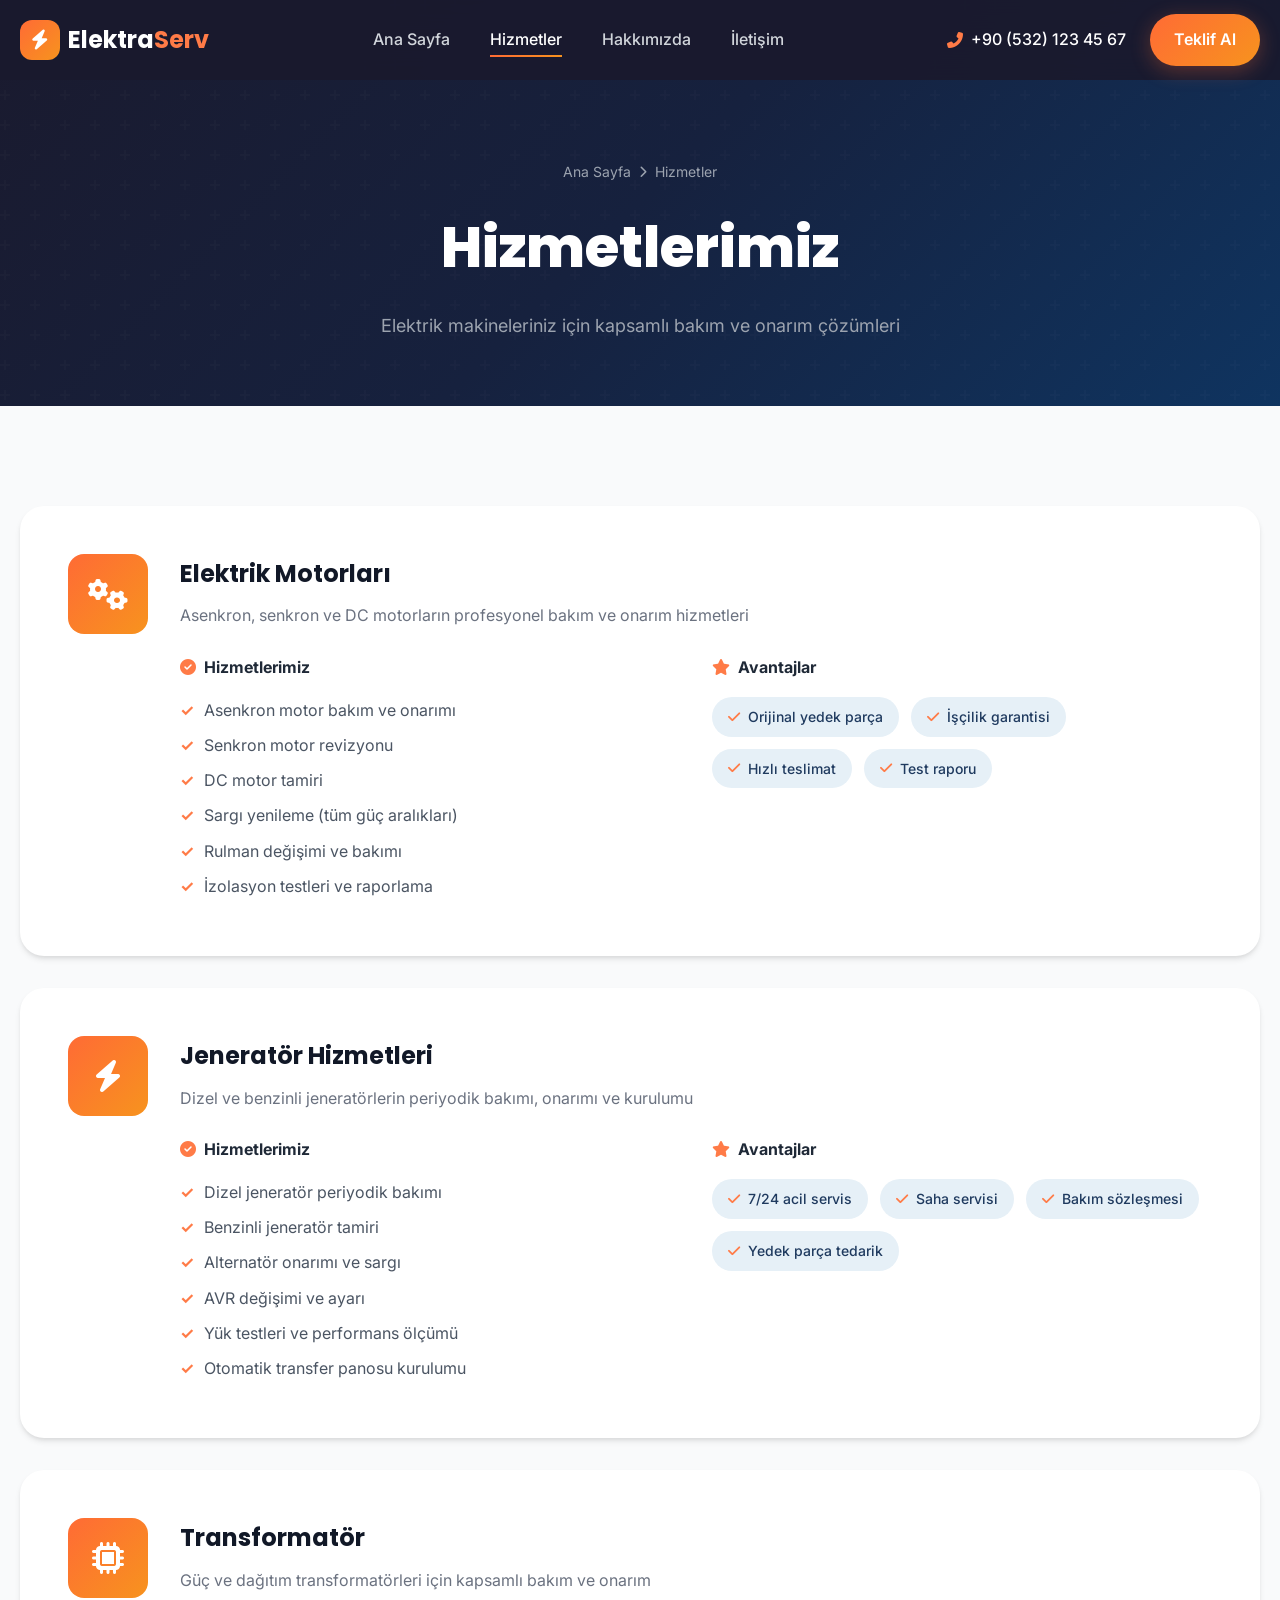
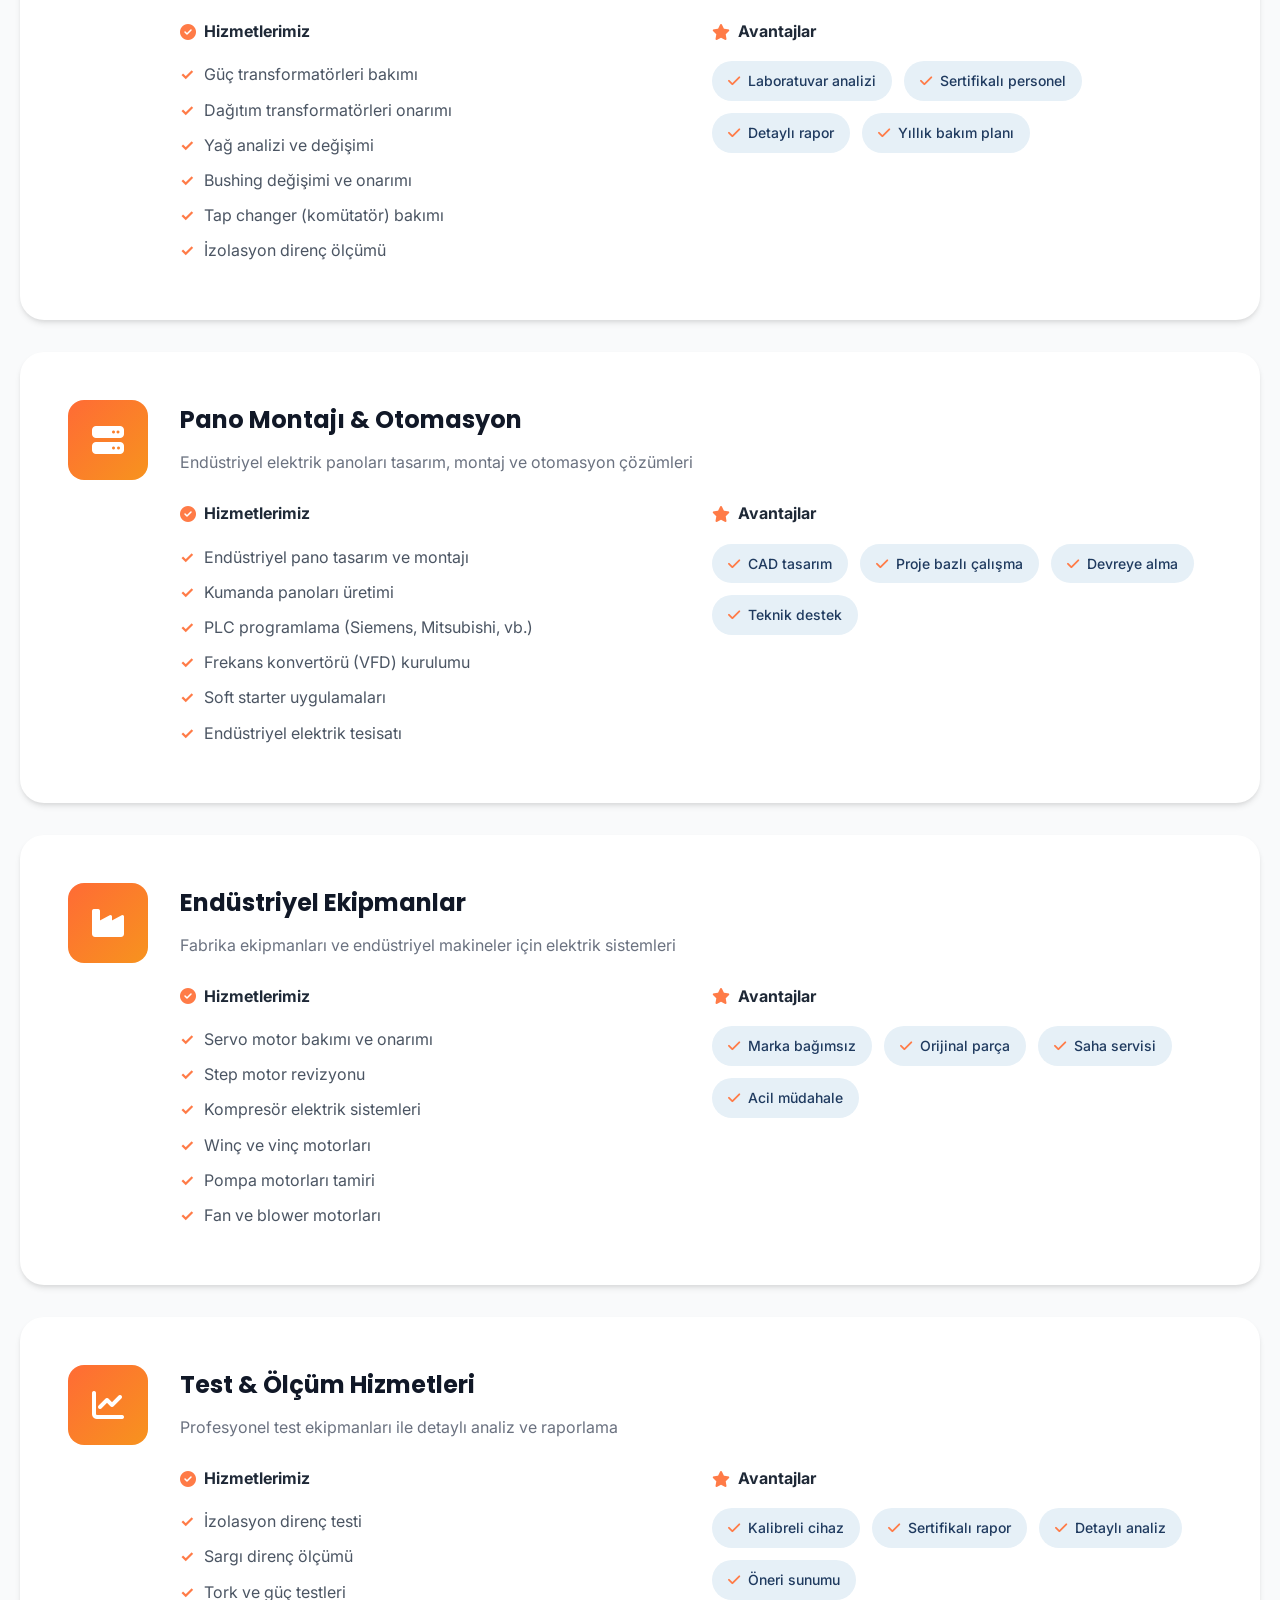
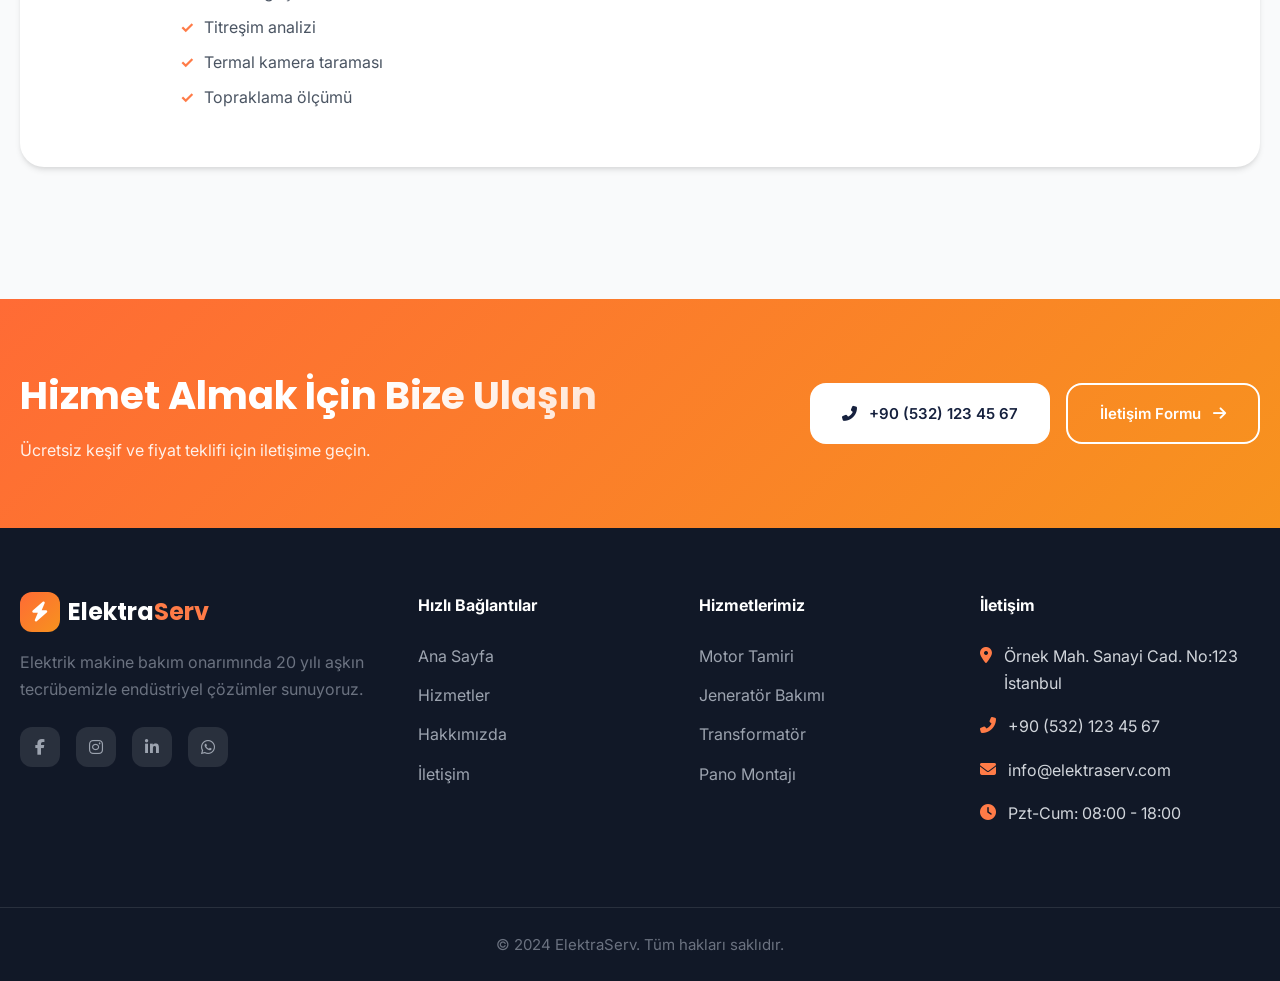
<file: elektrik-bakim-site/hizmetler.html>
<!DOCTYPE html>
<html lang="tr">
<head>
    <meta charset="UTF-8">
    <meta name="viewport" content="width=device-width, initial-scale=1.0">
    <title>Hizmetlerimiz | ElektraServ</title>
    <meta name="description" content="Elektrik motorları, jeneratör, transformatör, pano montajı ve endüstriyel ekipmanlar için profesyonel bakım onarım hizmetleri.">
    <link rel="preconnect" href="https://fonts.googleapis.com">
    <link rel="preconnect" href="https://fonts.gstatic.com" crossorigin>
    <link href="https://fonts.googleapis.com/css2?family=Inter:wght@300;400;500;600;700;800&family=Poppins:wght@600;700;800&display=swap" rel="stylesheet">
    <link rel="stylesheet" href="css/style.css">
    <link rel="stylesheet" href="https://cdnjs.cloudflare.com/ajax/libs/font-awesome/6.4.0/css/all.min.css">
</head>
<body>
    <!-- Preloader -->
    <div class="preloader" id="preloader">
        <div class="loader"></div>
    </div>

    <!-- Header -->
    <header class="header" id="header">
        <nav class="nav container">
            <a href="index.html" class="nav-logo">
                <span class="logo-icon"><i class="fas fa-bolt"></i></span>
                <span class="logo-text">Elektra<span>Serv</span></span>
            </a>

            <div class="nav-menu" id="nav-menu">
                <ul class="nav-list">
                    <li class="nav-item"><a href="index.html" class="nav-link">Ana Sayfa</a></li>
                    <li class="nav-item"><a href="hizmetler.html" class="nav-link active">Hizmetler</a></li>
                    <li class="nav-item"><a href="hakkimizda.html" class="nav-link">Hakkımızda</a></li>
                    <li class="nav-item"><a href="iletisim.html" class="nav-link">İletişim</a></li>
                </ul>
                <div class="nav-close" id="nav-close"><i class="fas fa-times"></i></div>
            </div>

            <div class="nav-actions">
                <a href="tel:+905321234567" class="nav-phone">
                    <i class="fas fa-phone-alt"></i>
                    <span>+90 (532) 123 45 67</span>
                </a>
                <a href="iletisim.html" class="nav-btn">Teklif Al</a>
                <div class="nav-toggle" id="nav-toggle"><i class="fas fa-bars"></i></div>
            </div>
        </nav>
    </header>

    <!-- Page Header -->
    <section class="page-header">
        <div class="page-header-bg"></div>
        <div class="container">
            <div class="breadcrumb">
                <a href="index.html">Ana Sayfa</a>
                <i class="fas fa-chevron-right"></i>
                <span>Hizmetler</span>
            </div>
            <h1>Hizmetlerimiz</h1>
            <p>Elektrik makineleriniz için kapsamlı bakım ve onarım çözümleri</p>
        </div>
    </section>

    <!-- Services Detail -->
    <section class="services-detail section">
        <div class="container">
            <!-- Service 1 -->
            <div class="service-detail-card">
                <div class="service-detail-icon">
                    <i class="fas fa-cogs"></i>
                </div>
                <div class="service-detail-content">
                    <h3>Elektrik Motorları</h3>
                    <p class="lead">Asenkron, senkron ve DC motorların profesyonel bakım ve onarım hizmetleri</p>
                    <div class="service-detail-grid">
                        <div class="service-detail-list">
                            <h4><i class="fas fa-check-circle"></i> Hizmetlerimiz</h4>
                            <ul>
                                <li>Asenkron motor bakım ve onarımı</li>
                                <li>Senkron motor revizyonu</li>
                                <li>DC motor tamiri</li>
                                <li>Sargı yenileme (tüm güç aralıkları)</li>
                                <li>Rulman değişimi ve bakımı</li>
                                <li>İzolasyon testleri ve raporlama</li>
                            </ul>
                        </div>
                        <div class="service-detail-features">
                            <h4><i class="fas fa-star"></i> Avantajlar</h4>
                            <div class="feature-tags">
                                <span><i class="fas fa-check"></i> Orijinal yedek parça</span>
                                <span><i class="fas fa-check"></i> İşçilik garantisi</span>
                                <span><i class="fas fa-check"></i> Hızlı teslimat</span>
                                <span><i class="fas fa-check"></i> Test raporu</span>
                            </div>
                        </div>
                    </div>
                </div>
            </div>

            <!-- Service 2 -->
            <div class="service-detail-card">
                <div class="service-detail-icon">
                    <i class="fas fa-bolt"></i>
                </div>
                <div class="service-detail-content">
                    <h3>Jeneratör Hizmetleri</h3>
                    <p class="lead">Dizel ve benzinli jeneratörlerin periyodik bakımı, onarımı ve kurulumu</p>
                    <div class="service-detail-grid">
                        <div class="service-detail-list">
                            <h4><i class="fas fa-check-circle"></i> Hizmetlerimiz</h4>
                            <ul>
                                <li>Dizel jeneratör periyodik bakımı</li>
                                <li>Benzinli jeneratör tamiri</li>
                                <li>Alternatör onarımı ve sargı</li>
                                <li>AVR değişimi ve ayarı</li>
                                <li>Yük testleri ve performans ölçümü</li>
                                <li>Otomatik transfer panosu kurulumu</li>
                            </ul>
                        </div>
                        <div class="service-detail-features">
                            <h4><i class="fas fa-star"></i> Avantajlar</h4>
                            <div class="feature-tags">
                                <span><i class="fas fa-check"></i> 7/24 acil servis</span>
                                <span><i class="fas fa-check"></i> Saha servisi</span>
                                <span><i class="fas fa-check"></i> Bakım sözleşmesi</span>
                                <span><i class="fas fa-check"></i> Yedek parça tedarik</span>
                            </div>
                        </div>
                    </div>
                </div>
            </div>

            <!-- Service 3 -->
            <div class="service-detail-card">
                <div class="service-detail-icon">
                    <i class="fas fa-microchip"></i>
                </div>
                <div class="service-detail-content">
                    <h3>Transformatör</h3>
                    <p class="lead">Güç ve dağıtım transformatörleri için kapsamlı bakım ve onarım</p>
                    <div class="service-detail-grid">
                        <div class="service-detail-list">
                            <h4><i class="fas fa-check-circle"></i> Hizmetlerimiz</h4>
                            <ul>
                                <li>Güç transformatörleri bakımı</li>
                                <li>Dağıtım transformatörleri onarımı</li>
                                <li>Yağ analizi ve değişimi</li>
                                <li>Bushing değişimi ve onarımı</li>
                                <li>Tap changer (komütatör) bakımı</li>
                                <li>İzolasyon direnç ölçümü</li>
                            </ul>
                        </div>
                        <div class="service-detail-features">
                            <h4><i class="fas fa-star"></i> Avantajlar</h4>
                            <div class="feature-tags">
                                <span><i class="fas fa-check"></i> Laboratuvar analizi</span>
                                <span><i class="fas fa-check"></i> Sertifikalı personel</span>
                                <span><i class="fas fa-check"></i> Detaylı rapor</span>
                                <span><i class="fas fa-check"></i> Yıllık bakım planı</span>
                            </div>
                        </div>
                    </div>
                </div>
            </div>

            <!-- Service 4 -->
            <div class="service-detail-card">
                <div class="service-detail-icon">
                    <i class="fas fa-server"></i>
                </div>
                <div class="service-detail-content">
                    <h3>Pano Montajı & Otomasyon</h3>
                    <p class="lead">Endüstriyel elektrik panoları tasarım, montaj ve otomasyon çözümleri</p>
                    <div class="service-detail-grid">
                        <div class="service-detail-list">
                            <h4><i class="fas fa-check-circle"></i> Hizmetlerimiz</h4>
                            <ul>
                                <li>Endüstriyel pano tasarım ve montajı</li>
                                <li>Kumanda panoları üretimi</li>
                                <li>PLC programlama (Siemens, Mitsubishi, vb.)</li>
                                <li>Frekans konvertörü (VFD) kurulumu</li>
                                <li>Soft starter uygulamaları</li>
                                <li>Endüstriyel elektrik tesisatı</li>
                            </ul>
                        </div>
                        <div class="service-detail-features">
                            <h4><i class="fas fa-star"></i> Avantajlar</h4>
                            <div class="feature-tags">
                                <span><i class="fas fa-check"></i> CAD tasarım</span>
                                <span><i class="fas fa-check"></i> Proje bazlı çalışma</span>
                                <span><i class="fas fa-check"></i> Devreye alma</span>
                                <span><i class="fas fa-check"></i> Teknik destek</span>
                            </div>
                        </div>
                    </div>
                </div>
            </div>

            <!-- Service 5 -->
            <div class="service-detail-card">
                <div class="service-detail-icon">
                    <i class="fas fa-industry"></i>
                </div>
                <div class="service-detail-content">
                    <h3>Endüstriyel Ekipmanlar</h3>
                    <p class="lead">Fabrika ekipmanları ve endüstriyel makineler için elektrik sistemleri</p>
                    <div class="service-detail-grid">
                        <div class="service-detail-list">
                            <h4><i class="fas fa-check-circle"></i> Hizmetlerimiz</h4>
                            <ul>
                                <li>Servo motor bakımı ve onarımı</li>
                                <li>Step motor revizyonu</li>
                                <li>Kompresör elektrik sistemleri</li>
                                <li>Winç ve vinç motorları</li>
                                <li>Pompa motorları tamiri</li>
                                <li>Fan ve blower motorları</li>
                            </ul>
                        </div>
                        <div class="service-detail-features">
                            <h4><i class="fas fa-star"></i> Avantajlar</h4>
                            <div class="feature-tags">
                                <span><i class="fas fa-check"></i> Marka bağımsız</span>
                                <span><i class="fas fa-check"></i> Orijinal parça</span>
                                <span><i class="fas fa-check"></i> Saha servisi</span>
                                <span><i class="fas fa-check"></i> Acil müdahale</span>
                            </div>
                        </div>
                    </div>
                </div>
            </div>

            <!-- Service 6 -->
            <div class="service-detail-card">
                <div class="service-detail-icon">
                    <i class="fas fa-chart-line"></i>
                </div>
                <div class="service-detail-content">
                    <h3>Test & Ölçüm Hizmetleri</h3>
                    <p class="lead">Profesyonel test ekipmanları ile detaylı analiz ve raporlama</p>
                    <div class="service-detail-grid">
                        <div class="service-detail-list">
                            <h4><i class="fas fa-check-circle"></i> Hizmetlerimiz</h4>
                            <ul>
                                <li>İzolasyon direnç testi</li>
                                <li>Sargı direnç ölçümü</li>
                                <li>Tork ve güç testleri</li>
                                <li>Titreşim analizi</li>
                                <li>Termal kamera taraması</li>
                                <li>Topraklama ölçümü</li>
                            </ul>
                        </div>
                        <div class="service-detail-features">
                            <h4><i class="fas fa-star"></i> Avantajlar</h4>
                            <div class="feature-tags">
                                <span><i class="fas fa-check"></i> Kalibreli cihaz</span>
                                <span><i class="fas fa-check"></i> Sertifikalı rapor</span>
                                <span><i class="fas fa-check"></i> Detaylı analiz</span>
                                <span><i class="fas fa-check"></i> Öneri sunumu</span>
                            </div>
                        </div>
                    </div>
                </div>
            </div>
        </div>
    </section>

    <!-- CTA Section -->
    <section class="cta-section">
        <div class="container">
            <div class="cta-content">
                <div class="cta-text">
                    <h2>Hizmet Almak İçin <span class="gradient-text">Bize Ulaşın</span></h2>
                    <p>Ücretsiz keşif ve fiyat teklifi için iletişime geçin.</p>
                </div>
                <div class="cta-buttons">
                    <a href="tel:+905321234567" class="btn btn-white">
                        <i class="fas fa-phone-alt"></i>
                        <span>+90 (532) 123 45 67</span>
                    </a>
                    <a href="iletisim.html" class="btn btn-outline-white">
                        <span>İletişim Formu</span>
                        <i class="fas fa-arrow-right"></i>
                    </a>
                </div>
            </div>
        </div>
    </section>

    <!-- Footer -->
    <footer class="footer">
        <div class="footer-top">
            <div class="container">
                <div class="footer-grid">
                    <div class="footer-brand">
                        <a href="index.html" class="nav-logo">
                            <span class="logo-icon"><i class="fas fa-bolt"></i></span>
                            <span class="logo-text">Elektra<span>Serv</span></span>
                        </a>
                        <p>Elektrik makine bakım onarımında 20 yılı aşkın tecrübemizle endüstriyel çözümler sunuyoruz.</p>
                        <div class="footer-social">
                            <a href="#"><i class="fab fa-facebook-f"></i></a>
                            <a href="#"><i class="fab fa-instagram"></i></a>
                            <a href="#"><i class="fab fa-linkedin-in"></i></a>
                            <a href="#"><i class="fab fa-whatsapp"></i></a>
                        </div>
                    </div>

                    <div class="footer-links">
                        <h4>Hızlı Bağlantılar</h4>
                        <ul>
                            <li><a href="index.html">Ana Sayfa</a></li>
                            <li><a href="hizmetler.html">Hizmetler</a></li>
                            <li><a href="hakkimizda.html">Hakkımızda</a></li>
                            <li><a href="iletisim.html">İletişim</a></li>
                        </ul>
                    </div>

                    <div class="footer-links">
                        <h4>Hizmetlerimiz</h4>
                        <ul>
                            <li><a href="hizmetler.html">Motor Tamiri</a></li>
                            <li><a href="hizmetler.html">Jeneratör Bakımı</a></li>
                            <li><a href="hizmetler.html">Transformatör</a></li>
                            <li><a href="hizmetler.html">Pano Montajı</a></li>
                        </ul>
                    </div>

                    <div class="footer-contact">
                        <h4>İletişim</h4>
                        <ul>
                            <li>
                                <i class="fas fa-map-marker-alt"></i>
                                <span>Örnek Mah. Sanayi Cad. No:123 İstanbul</span>
                            </li>
                            <li>
                                <i class="fas fa-phone-alt"></i>
                                <a href="tel:+905321234567">+90 (532) 123 45 67</a>
                            </li>
                            <li>
                                <i class="fas fa-envelope"></i>
                                <a href="mailto:info@elektraserv.com">info@elektraserv.com</a>
                            </li>
                            <li>
                                <i class="fas fa-clock"></i>
                                <span>Pzt-Cum: 08:00 - 18:00</span>
                            </li>
                        </ul>
                    </div>
                </div>
            </div>
        </div>
        <div class="footer-bottom">
            <div class="container">
                <p>&copy; 2024 ElektraServ. Tüm hakları saklıdır.</p>
            </div>
        </div>
    </footer>

    <script src="js/script.js"></script>
</body>
</html>
</file>
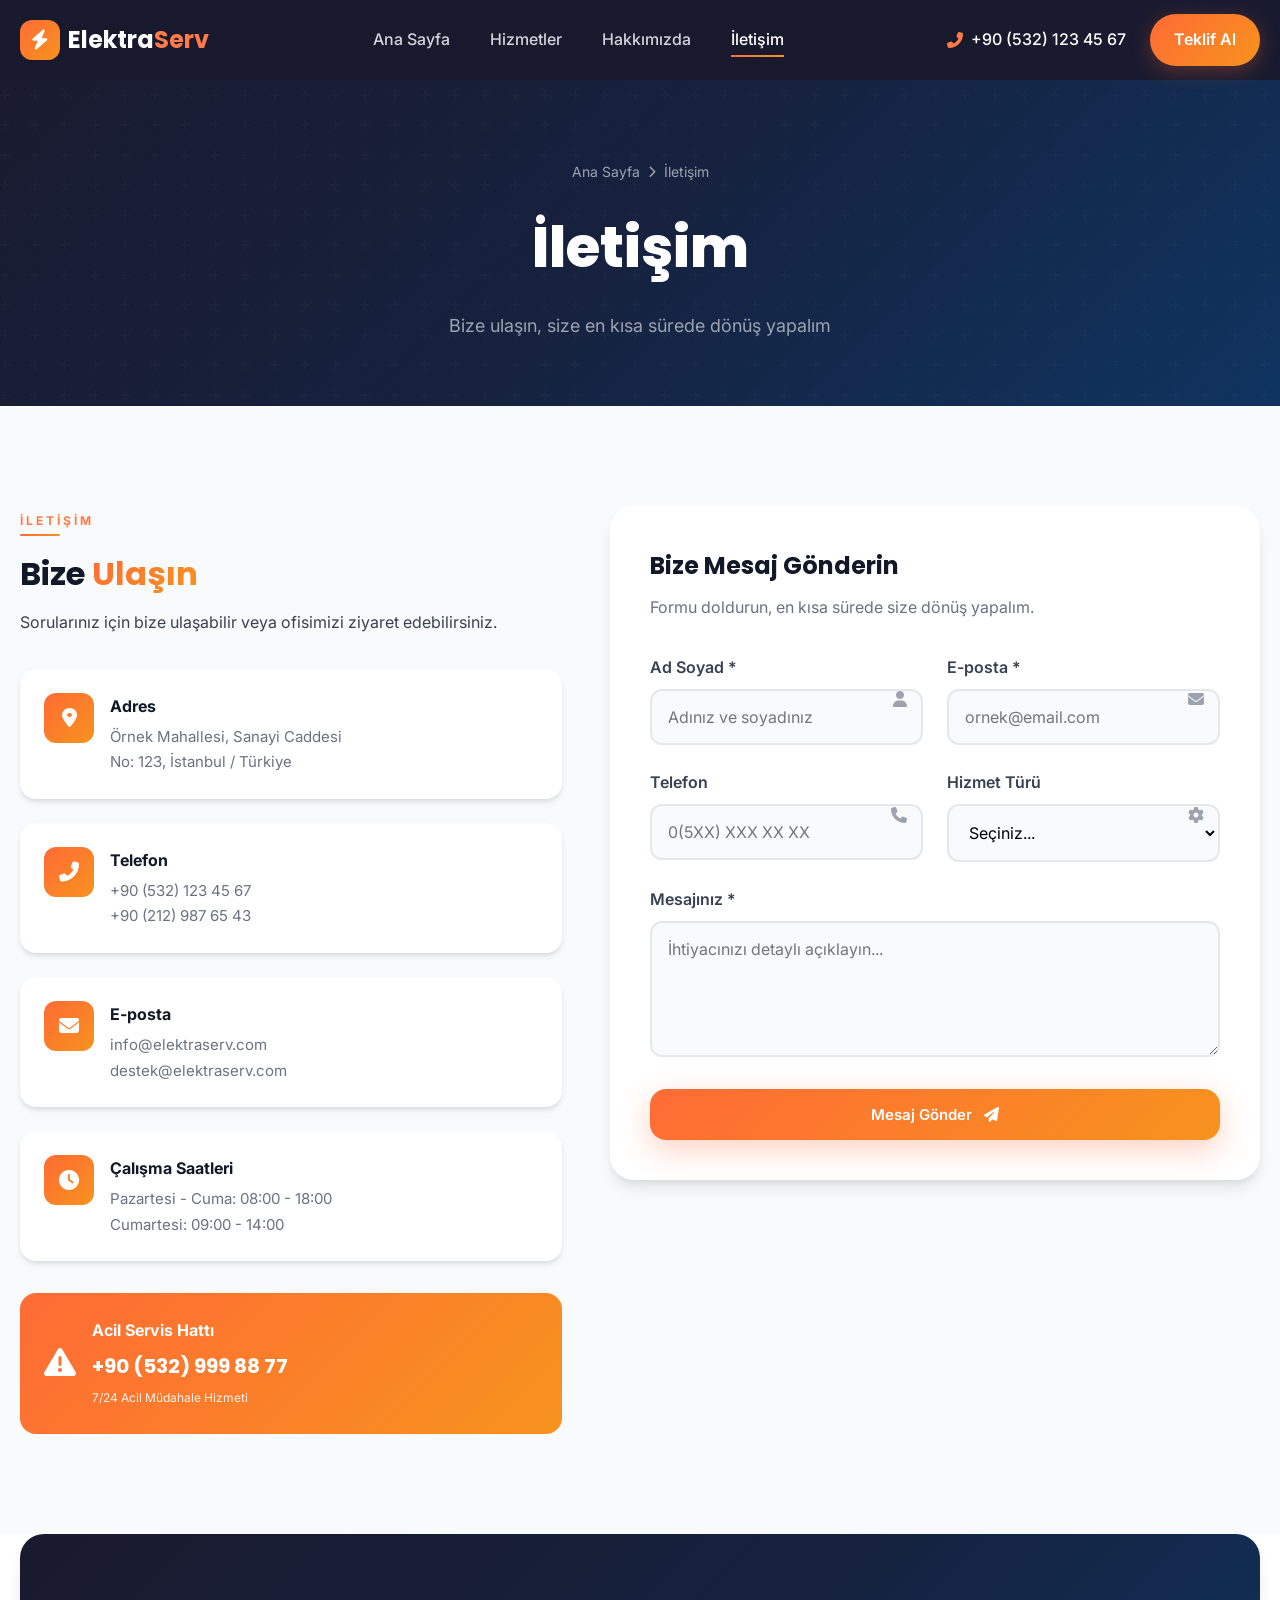
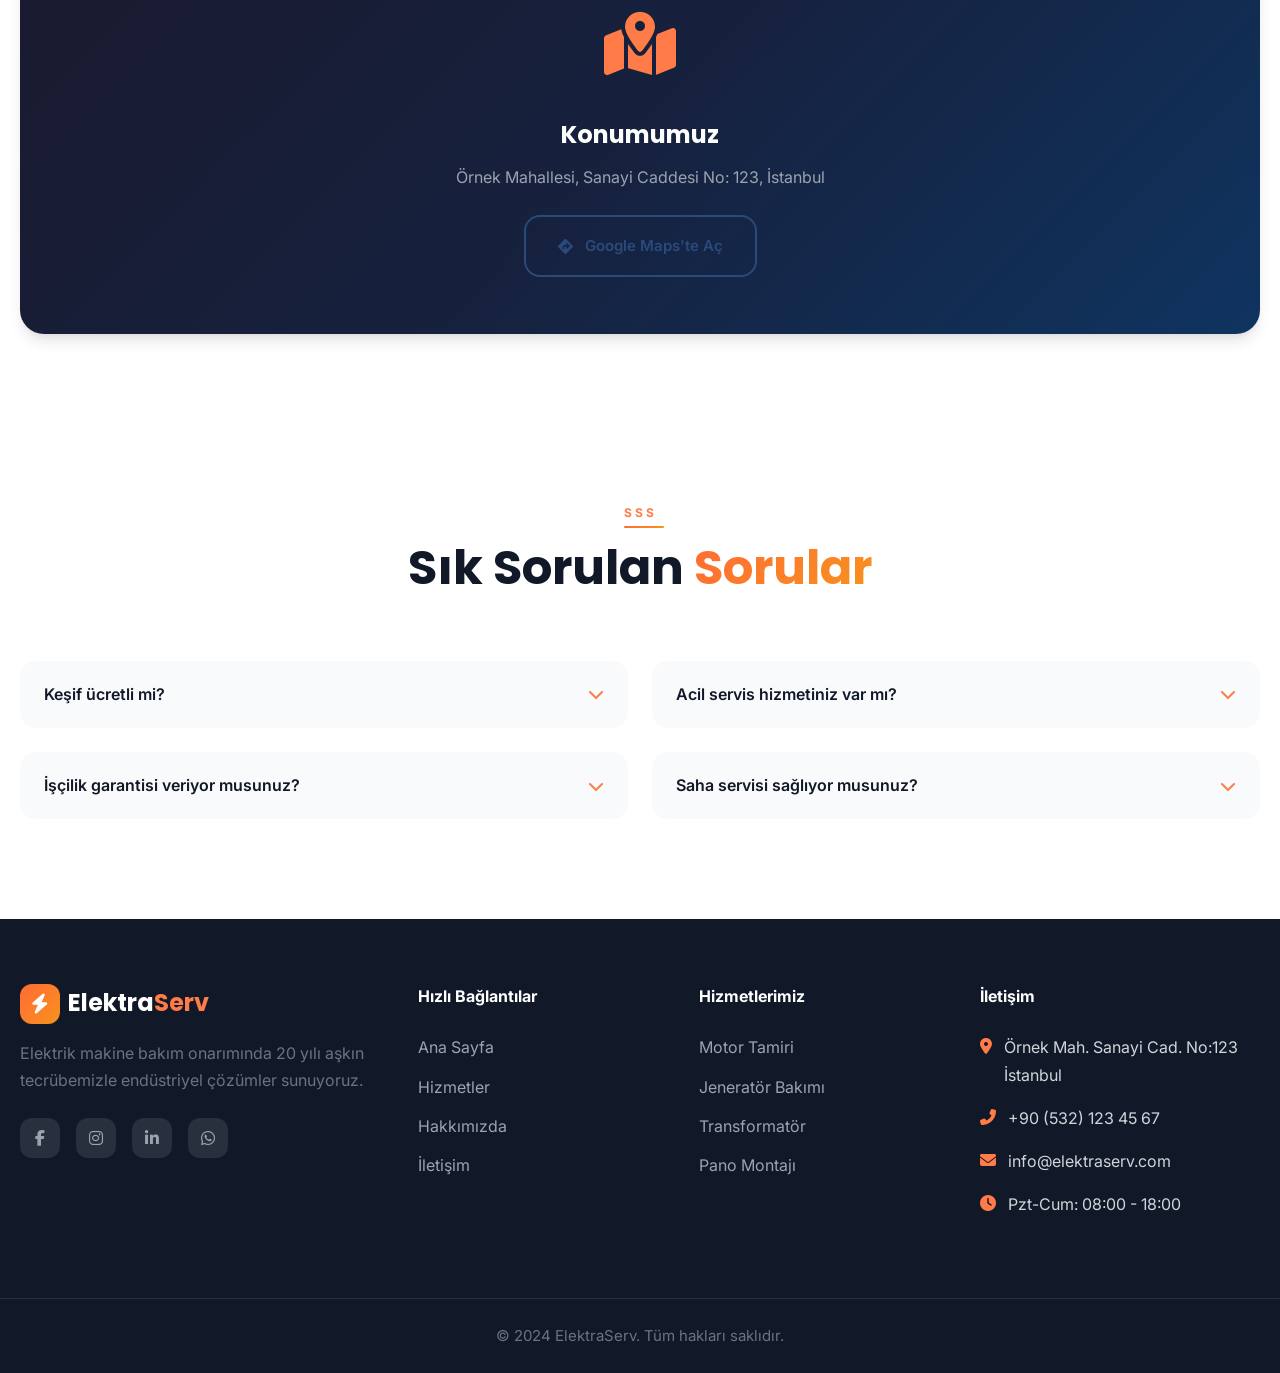
<file: elektrik-bakim-site/iletisim.html>
<!DOCTYPE html>
<html lang="tr">
<head>
    <meta charset="UTF-8">
    <meta name="viewport" content="width=device-width, initial-scale=1.0">
    <title>İletişim | ElektraServ</title>
    <meta name="description" content="ElektraServ ile iletişime geçin. Ücretsiz keşif ve fiyat teklifi için bize ulaşın.">
    <link rel="preconnect" href="https://fonts.googleapis.com">
    <link rel="preconnect" href="https://fonts.gstatic.com" crossorigin>
    <link href="https://fonts.googleapis.com/css2?family=Inter:wght@300;400;500;600;700;800&family=Poppins:wght@600;700;800&display=swap" rel="stylesheet">
    <link rel="stylesheet" href="css/style.css">
    <link rel="stylesheet" href="https://cdnjs.cloudflare.com/ajax/libs/font-awesome/6.4.0/css/all.min.css">
</head>
<body>
    <!-- Preloader -->
    <div class="preloader" id="preloader">
        <div class="loader"></div>
    </div>

    <!-- Header -->
    <header class="header" id="header">
        <nav class="nav container">
            <a href="index.html" class="nav-logo">
                <span class="logo-icon"><i class="fas fa-bolt"></i></span>
                <span class="logo-text">Elektra<span>Serv</span></span>
            </a>

            <div class="nav-menu" id="nav-menu">
                <ul class="nav-list">
                    <li class="nav-item"><a href="index.html" class="nav-link">Ana Sayfa</a></li>
                    <li class="nav-item"><a href="hizmetler.html" class="nav-link">Hizmetler</a></li>
                    <li class="nav-item"><a href="hakkimizda.html" class="nav-link">Hakkımızda</a></li>
                    <li class="nav-item"><a href="iletisim.html" class="nav-link active">İletişim</a></li>
                </ul>
                <div class="nav-close" id="nav-close"><i class="fas fa-times"></i></div>
            </div>

            <div class="nav-actions">
                <a href="tel:+905321234567" class="nav-phone">
                    <i class="fas fa-phone-alt"></i>
                    <span>+90 (532) 123 45 67</span>
                </a>
                <a href="iletisim.html" class="nav-btn">Teklif Al</a>
                <div class="nav-toggle" id="nav-toggle"><i class="fas fa-bars"></i></div>
            </div>
        </nav>
    </header>

    <!-- Page Header -->
    <section class="page-header">
        <div class="page-header-bg"></div>
        <div class="container">
            <div class="breadcrumb">
                <a href="index.html">Ana Sayfa</a>
                <i class="fas fa-chevron-right"></i>
                <span>İletişim</span>
            </div>
            <h1>İletişim</h1>
            <p>Bize ulaşın, size en kısa sürede dönüş yapalım</p>
        </div>
    </section>

    <!-- Contact Section -->
    <section class="contact-section section">
        <div class="container">
            <div class="contact-grid">
                <div class="contact-info">
                    <div class="contact-info-header">
                        <span class="section-subtitle">İLETİŞİM</span>
                        <h2>Bize <span class="gradient-text">Ulaşın</span></h2>
                        <p>Sorularınız için bize ulaşabilir veya ofisimizi ziyaret edebilirsiniz.</p>
                    </div>

                    <div class="contact-cards">
                        <div class="contact-card">
                            <div class="contact-card-icon">
                                <i class="fas fa-map-marker-alt"></i>
                            </div>
                            <div class="contact-card-content">
                                <h4>Adres</h4>
                                <p>Örnek Mahallesi, Sanayi Caddesi</p>
                                <p>No: 123, İstanbul / Türkiye</p>
                            </div>
                        </div>

                        <div class="contact-card">
                            <div class="contact-card-icon">
                                <i class="fas fa-phone-alt"></i>
                            </div>
                            <div class="contact-card-content">
                                <h4>Telefon</h4>
                                <p><a href="tel:+905321234567">+90 (532) 123 45 67</a></p>
                                <p><a href="tel:+902129876543">+90 (212) 987 65 43</a></p>
                            </div>
                        </div>

                        <div class="contact-card">
                            <div class="contact-card-icon">
                                <i class="fas fa-envelope"></i>
                            </div>
                            <div class="contact-card-content">
                                <h4>E-posta</h4>
                                <p><a href="mailto:info@elektraserv.com">info@elektraserv.com</a></p>
                                <p><a href="mailto:destek@elektraserv.com">destek@elektraserv.com</a></p>
                            </div>
                        </div>

                        <div class="contact-card">
                            <div class="contact-card-icon">
                                <i class="fas fa-clock"></i>
                            </div>
                            <div class="contact-card-content">
                                <h4>Çalışma Saatleri</h4>
                                <p>Pazartesi - Cuma: 08:00 - 18:00</p>
                                <p>Cumartesi: 09:00 - 14:00</p>
                            </div>
                        </div>
                    </div>

                    <div class="emergency-card">
                        <div class="emergency-icon"><i class="fas fa-exclamation-triangle"></i></div>
                        <div class="emergency-content">
                            <h4>Acil Servis Hattı</h4>
                            <p class="emergency-phone">+90 (532) 999 88 77</p>
                            <span class="emergency-note">7/24 Acil Müdahale Hizmeti</span>
                        </div>
                    </div>
                </div>

                <div class="contact-form-wrapper">
                    <div class="contact-form-card">
                        <h3>Bize Mesaj Gönderin</h3>
                        <p>Formu doldurun, en kısa sürede size dönüş yapalım.</p>

                        <form id="contactForm" class="contact-form">
                            <div class="form-row">
                                <div class="form-group">
                                    <label for="name">Ad Soyad *</label>
                                    <input type="text" id="name" name="name" required placeholder="Adınız ve soyadınız">
                                    <i class="fas fa-user"></i>
                                </div>
                                <div class="form-group">
                                    <label for="email">E-posta *</label>
                                    <input type="email" id="email" name="email" required placeholder="ornek@email.com">
                                    <i class="fas fa-envelope"></i>
                                </div>
                            </div>

                            <div class="form-row">
                                <div class="form-group">
                                    <label for="phone">Telefon</label>
                                    <input type="tel" id="phone" name="phone" placeholder="0(5XX) XXX XX XX">
                                    <i class="fas fa-phone"></i>
                                </div>
                                <div class="form-group">
                                    <label for="service">Hizmet Türü</label>
                                    <select id="service" name="service">
                                        <option value="">Seçiniz...</option>
                                        <option value="motor">Elektrik Motorları</option>
                                        <option value="jenerator">Jeneratör Bakımı</option>
                                        <option value="transformator">Transformatör</option>
                                        <option value="pano">Pano Montajı</option>
                                        <option value="otomasyon">Otomasyon</option>
                                        <option value="diger">Diğer</option>
                                    </select>
                                    <i class="fas fa-cog"></i>
                                </div>
                            </div>

                            <div class="form-group full-width">
                                <label for="message">Mesajınız *</label>
                                <textarea id="message" name="message" rows="5" required placeholder="İhtiyacınızı detaylı açıklayın..."></textarea>
                            </div>

                            <button type="submit" class="btn btn-primary btn-submit">
                                <span>Mesaj Gönder</span>
                                <i class="fas fa-paper-plane"></i>
                            </button>
                        </form>
                    </div>
                </div>
            </div>
        </div>
    </section>

    <!-- Map Section -->
    <section class="map-section">
        <div class="container">
            <div class="map-wrapper">
                <div class="map-placeholder">
                    <div class="map-icon"><i class="fas fa-map-marked-alt"></i></div>
                    <h3>Konumumuz</h3>
                    <p>Örnek Mahallesi, Sanayi Caddesi No: 123, İstanbul</p>
                    <a href="#" class="btn btn-outline">
                        <i class="fas fa-directions"></i>
                        <span>Google Maps'te Aç</span>
                    </a>
                </div>
            </div>
        </div>
    </section>

    <!-- FAQ Section -->
    <section class="faq-section section">
        <div class="container">
            <div class="section-header">
                <span class="section-subtitle">SSS</span>
                <h2 class="section-title">Sık Sorulan <span class="gradient-text">Sorular</span></h2>
            </div>

            <div class="faq-grid">
                <div class="faq-item">
                    <div class="faq-question">
                        <h4>Keşif ücretli mi?</h4>
                        <i class="fas fa-chevron-down"></i>
                    </div>
                    <div class="faq-answer">
                        <p>Hayır, keşif hizmetimiz tamamen ücretsizdir. Saha incelemesi sonrası detaylı rapor ve fiyat teklifi sunuyoruz.</p>
                    </div>
                </div>

                <div class="faq-item">
                    <div class="faq-question">
                        <h4>Acil servis hizmetiniz var mı?</h4>
                        <i class="fas fa-chevron-down"></i>
                    </div>
                    <div class="faq-answer">
                        <p>Evet, 7/24 acil servis hizmetimiz mevcuttur. Acil arızalar için özel hattımızdan bize ulaşabilirsiniz.</p>
                    </div>
                </div>

                <div class="faq-item">
                    <div class="faq-question">
                        <h4>İşçilik garantisi veriyor musunuz?</h4>
                        <i class="fas fa-chevron-down"></i>
                    </div>
                    <div class="faq-answer">
                        <p>Evet, tüm işlemlerimizde işçilik ve kullanılan parçalar için garanti veriyoruz. Garanti süresi işin türüne göre değişiklik gösterir.</p>
                    </div>
                </div>

                <div class="faq-item">
                    <div class="faq-question">
                        <h4>Saha servisi sağlıyor musunuz?</h4>
                        <i class="fas fa-chevron-down"></i>
                    </div>
                    <div class="faq-answer">
                        <p>Evet, mobil servis ekibimizle işletmenizde hizmet veriyoruz. Büyük ekipmanlar için saha servisi avantaj sağlar.</p>
                    </div>
                </div>
            </div>
        </div>
    </section>

    <!-- Footer -->
    <footer class="footer">
        <div class="footer-top">
            <div class="container">
                <div class="footer-grid">
                    <div class="footer-brand">
                        <a href="index.html" class="nav-logo">
                            <span class="logo-icon"><i class="fas fa-bolt"></i></span>
                            <span class="logo-text">Elektra<span>Serv</span></span>
                        </a>
                        <p>Elektrik makine bakım onarımında 20 yılı aşkın tecrübemizle endüstriyel çözümler sunuyoruz.</p>
                        <div class="footer-social">
                            <a href="#"><i class="fab fa-facebook-f"></i></a>
                            <a href="#"><i class="fab fa-instagram"></i></a>
                            <a href="#"><i class="fab fa-linkedin-in"></i></a>
                            <a href="#"><i class="fab fa-whatsapp"></i></a>
                        </div>
                    </div>

                    <div class="footer-links">
                        <h4>Hızlı Bağlantılar</h4>
                        <ul>
                            <li><a href="index.html">Ana Sayfa</a></li>
                            <li><a href="hizmetler.html">Hizmetler</a></li>
                            <li><a href="hakkimizda.html">Hakkımızda</a></li>
                            <li><a href="iletisim.html">İletişim</a></li>
                        </ul>
                    </div>

                    <div class="footer-links">
                        <h4>Hizmetlerimiz</h4>
                        <ul>
                            <li><a href="hizmetler.html">Motor Tamiri</a></li>
                            <li><a href="hizmetler.html">Jeneratör Bakımı</a></li>
                            <li><a href="hizmetler.html">Transformatör</a></li>
                            <li><a href="hizmetler.html">Pano Montajı</a></li>
                        </ul>
                    </div>

                    <div class="footer-contact">
                        <h4>İletişim</h4>
                        <ul>
                            <li>
                                <i class="fas fa-map-marker-alt"></i>
                                <span>Örnek Mah. Sanayi Cad. No:123 İstanbul</span>
                            </li>
                            <li>
                                <i class="fas fa-phone-alt"></i>
                                <a href="tel:+905321234567">+90 (532) 123 45 67</a>
                            </li>
                            <li>
                                <i class="fas fa-envelope"></i>
                                <a href="mailto:info@elektraserv.com">info@elektraserv.com</a>
                            </li>
                            <li>
                                <i class="fas fa-clock"></i>
                                <span>Pzt-Cum: 08:00 - 18:00</span>
                            </li>
                        </ul>
                    </div>
                </div>
            </div>
        </div>
        <div class="footer-bottom">
            <div class="container">
                <p>&copy; 2024 ElektraServ. Tüm hakları saklıdır.</p>
            </div>
        </div>
    </footer>

    <script src="js/script.js"></script>
</body>
</html>
</file>
<file: css/style.css>
/* ============================================
   ELEKTRASERV - Professional CSS Styles
   Modern, Clean & Professional Design
============================================ */

/* ========== CSS Variables ========== */
:root {
    /* Primary Colors */
    --primary-900: #1a1a2e;
    --primary-800: #16213e;
    --primary-700: #1f3a5f;
    --primary-600: #2b4a7c;
    --primary-500: #3a6ea5;
    --primary-400: #5a8fc7;
    --primary-300: #89b3d9;
    --primary-200: #bcd4e8;
    --primary-100: #e6f0f7;

    /* Accent Colors */
    --accent-600: #ff6b35;
    --accent-500: #ff7b47;
    --accent-400: #ff9f6b;
    --accent-300: #ffb88c;
    --accent-200: #ffd4ba;
    --accent-100: #fff0e6;

    /* Gradient */
    --gradient-primary: linear-gradient(135deg, #667eea 0%, #764ba2 100%);
    --gradient-accent: linear-gradient(135deg, #ff6b35 0%, #f7931e 100%);
    --gradient-dark: linear-gradient(135deg, #1a1a2e 0%, #16213e 50%, #0f3460 100%);
    --gradient-hero: linear-gradient(135deg, #1a1a2e 0%, #16213e 40%, #1f3a5f 100%);

    /* Neutrals */
    --white: #ffffff;
    --gray-50: #f9fafb;
    --gray-100: #f3f4f6;
    --gray-200: #e5e7eb;
    --gray-300: #d1d5db;
    --gray-400: #9ca3af;
    --gray-500: #6b7280;
    --gray-600: #4b5563;
    --gray-700: #374151;
    --gray-800: #1f2937;
    --gray-900: #111827;

    /* Shadows */
    --shadow-sm: 0 1px 2px 0 rgba(0, 0, 0, 0.05);
    --shadow-md: 0 4px 6px -1px rgba(0, 0, 0, 0.1), 0 2px 4px -1px rgba(0, 0, 0, 0.06);
    --shadow-lg: 0 10px 15px -3px rgba(0, 0, 0, 0.1), 0 4px 6px -2px rgba(0, 0, 0, 0.05);
    --shadow-xl: 0 20px 25px -5px rgba(0, 0, 0, 0.1), 0 10px 10px -5px rgba(0, 0, 0, 0.04);
    --shadow-2xl: 0 25px 50px -12px rgba(0, 0, 0, 0.25);
    --shadow-colored: 0 20px 40px rgba(102, 126, 234, 0.3);

    /* Typography */
    --font-primary: 'Inter', -apple-system, BlinkMacSystemFont, 'Segoe UI', Roboto, sans-serif;
    --font-heading: 'Poppins', 'Inter', sans-serif;

    /* Spacing */
    --section-padding: 100px 0;
    --container-padding: 0 20px;

    /* Border Radius */
    --radius-sm: 8px;
    --radius-md: 12px;
    --radius-lg: 16px;
    --radius-xl: 24px;
    --radius-2xl: 32px;
    --radius-full: 9999px;

    /* Transitions */
    --transition-fast: 150ms ease;
    --transition-base: 300ms ease;
    --transition-slow: 500ms ease;
}

/* ========== Reset & Base ========== */
*, *::before, *::after {
    margin: 0;
    padding: 0;
    box-sizing: border-box;
}

html {
    scroll-behavior: smooth;
    font-size: 16px;
}

body {
    font-family: var(--font-primary);
    font-size: 1rem;
    line-height: 1.7;
    color: var(--gray-700);
    background-color: var(--white);
    overflow-x: hidden;
}

img {
    max-width: 100%;
    height: auto;
    display: block;
}

a {
    text-decoration: none;
    color: inherit;
    transition: var(--transition-base);
}

ul, ol {
    list-style: none;
}

button, input, textarea, select {
    font-family: inherit;
    font-size: inherit;
    border: none;
    outline: none;
}

button {
    cursor: pointer;
}

/* ========== Preloader ========== */
.preloader {
    position: fixed;
    top: 0;
    left: 0;
    width: 100%;
    height: 100%;
    background: var(--gradient-dark);
    display: flex;
    align-items: center;
    justify-content: center;
    z-index: 9999;
    transition: opacity 0.5s ease, visibility 0.5s ease;
}

.preloader.hidden {
    opacity: 0;
    visibility: hidden;
}

.loader {
    width: 60px;
    height: 60px;
    border: 3px solid rgba(255, 255, 255, 0.1);
    border-top-color: var(--accent-500);
    border-radius: 50%;
    animation: spin 1s linear infinite;
}

@keyframes spin {
    to { transform: rotate(360deg); }
}

/* ========== Container ========== */
.container {
    max-width: 1280px;
    margin: 0 auto;
    padding: var(--container-padding);
}

/* ========== Typography ========== */
.section-subtitle {
    display: inline-block;
    font-size: 0.75rem;
    font-weight: 700;
    letter-spacing: 3px;
    text-transform: uppercase;
    color: var(--accent-500);
    margin-bottom: 1rem;
    position: relative;
}

.section-subtitle::before {
    content: '';
    position: absolute;
    left: 0;
    bottom: -5px;
    width: 40px;
    height: 2px;
    background: var(--gradient-accent);
    border-radius: var(--radius-full);
}

.section-title {
    font-family: var(--font-heading);
    font-size: clamp(2rem, 5vw, 3rem);
    font-weight: 700;
    color: var(--gray-900);
    line-height: 1.2;
    margin-bottom: 1.5rem;
}

.section-description {
    font-size: 1.125rem;
    color: var(--gray-500);
    max-width: 600px;
    margin: 0 auto;
}

.gradient-text {
    background: var(--gradient-accent);
    -webkit-background-clip: text;
    -webkit-text-fill-color: transparent;
    background-clip: text;
}

/* ========== Section ========== */
.section {
    padding: var(--section-padding);
}

.section-header {
    text-align: center;
    margin-bottom: 4rem;
}

/* ========== Buttons ========== */
.btn {
    display: inline-flex;
    align-items: center;
    justify-content: center;
    gap: 0.75rem;
    padding: 1rem 2rem;
    font-weight: 600;
    font-size: 0.938rem;
    border-radius: var(--radius-lg);
    transition: var(--transition-base);
    cursor: pointer;
}

.btn-primary {
    background: var(--gradient-accent);
    color: var(--white);
    box-shadow: 0 10px 30px rgba(255, 107, 53, 0.3);
}

.btn-primary:hover {
    transform: translateY(-3px);
    box-shadow: 0 15px 35px rgba(255, 107, 53, 0.4);
}

.btn-outline {
    background: transparent;
    border: 2px solid var(--primary-600);
    color: var(--primary-600);
}

.btn-outline:hover {
    background: var(--primary-600);
    color: var(--white);
}

.btn-white {
    background: var(--white);
    color: var(--primary-800);
}

.btn-white:hover {
    background: var(--gray-100);
    transform: translateY(-2px);
}

.btn-outline-white {
    background: transparent;
    border: 2px solid var(--white);
    color: var(--white);
}

.btn-outline-white:hover {
    background: var(--white);
    color: var(--primary-800);
}

/* ========== Header ========== */
.header {
    position: fixed;
    top: 0;
    left: 0;
    width: 100%;
    z-index: 1000;
    background: rgba(26, 26, 46, 0.95);
    backdrop-filter: blur(20px);
    -webkit-backdrop-filter: blur(20px);
    transition: var(--transition-base);
}

.header.scrolled {
    background: rgba(26, 26, 46, 0.98);
    box-shadow: 0 4px 30px rgba(0, 0, 0, 0.2);
}

.nav {
    display: flex;
    align-items: center;
    justify-content: space-between;
    height: 80px;
}

.nav-logo {
    display: flex;
    align-items: center;
    gap: 0.5rem;
    z-index: 1001;
}

.logo-icon {
    display: flex;
    align-items: center;
    justify-content: center;
    width: 40px;
    height: 40px;
    background: var(--gradient-accent);
    border-radius: var(--radius-md);
    color: var(--white);
    font-size: 1.25rem;
}

.logo-text {
    font-family: var(--font-heading);
    font-size: 1.5rem;
    font-weight: 700;
    color: var(--white);
}

.logo-text span {
    color: var(--accent-500);
}

.nav-list {
    display: flex;
    align-items: center;
    gap: 2.5rem;
}

.nav-link {
    font-weight: 500;
    color: var(--gray-300);
    position: relative;
    padding: 0.5rem 0;
}

.nav-link::after {
    content: '';
    position: absolute;
    bottom: 0;
    left: 0;
    width: 0;
    height: 2px;
    background: var(--gradient-accent);
    transition: var(--transition-base);
}

.nav-link:hover,
.nav-link.active {
    color: var(--white);
}

.nav-link:hover::after,
.nav-link.active::after {
    width: 100%;
}

.nav-actions {
    display: flex;
    align-items: center;
    gap: 1.5rem;
}

.nav-phone {
    display: flex;
    align-items: center;
    gap: 0.5rem;
    color: var(--white);
    font-weight: 500;
}

.nav-phone i {
    color: var(--accent-500);
}

.nav-btn {
    padding: 0.75rem 1.5rem;
    background: var(--gradient-accent);
    color: var(--white);
    font-weight: 600;
    border-radius: var(--radius-full);
    box-shadow: 0 5px 20px rgba(255, 107, 53, 0.3);
    transition: var(--transition-base);
}

.nav-btn:hover {
    transform: translateY(-2px);
    box-shadow: 0 8px 25px rgba(255, 107, 53, 0.4);
}

.nav-toggle,
.nav-close {
    display: none;
    font-size: 1.5rem;
    color: var(--white);
    cursor: pointer;
}

/* ========== Hero Section ========== */
.hero {
    position: relative;
    min-height: 100vh;
    display: flex;
    align-items: center;
    background: var(--gradient-hero);
    overflow: hidden;
    padding-top: 80px;
}

.hero-bg {
    position: absolute;
    inset: 0;
    z-index: 0;
}

.hero-shapes {
    position: absolute;
    inset: 0;
}

.hero-shapes .shape {
    position: absolute;
    border-radius: 50%;
    opacity: 0.1;
}

.hero-shapes .shape-1 {
    width: 600px;
    height: 600px;
    background: var(--accent-500);
    top: -200px;
    right: -200px;
    filter: blur(80px);
}

.hero-shapes .shape-2 {
    width: 400px;
    height: 400px;
    background: var(--primary-500);
    bottom: -100px;
    left: -100px;
    filter: blur(60px);
}

.hero-shapes .shape-3 {
    width: 300px;
    height: 300px;
    background: var(--accent-400);
    top: 50%;
    left: 50%;
    transform: translate(-50%, -50%);
    filter: blur(100px);
}

.hero-container {
    position: relative;
    z-index: 1;
    display: grid;
    grid-template-columns: 1fr 1fr;
    gap: 4rem;
    align-items: center;
    padding: 2rem;
}

.hero-content {
    color: var(--white);
}

.hero-badge {
    display: inline-flex;
    align-items: center;
    gap: 0.5rem;
    padding: 0.5rem 1rem;
    background: rgba(255, 255, 255, 0.1);
    border: 1px solid rgba(255, 255, 255, 0.2);
    border-radius: var(--radius-full);
    font-size: 0.875rem;
    margin-bottom: 1.5rem;
    backdrop-filter: blur(10px);
}

.hero-badge i {
    color: var(--accent-500);
}

.hero-title {
    font-family: var(--font-heading);
    font-size: clamp(2.5rem, 5vw, 4rem);
    font-weight: 800;
    line-height: 1.1;
    margin-bottom: 1.5rem;
}

.hero-description {
    font-size: 1.125rem;
    color: var(--gray-300);
    margin-bottom: 2rem;
    max-width: 500px;
}

.hero-buttons {
    display: flex;
    gap: 1rem;
    margin-bottom: 3rem;
    flex-wrap: wrap;
}

.hero-stats {
    display: flex;
    gap: 3rem;
}

.hero-stats .stat {
    text-align: left;
}

.hero-stats .stat-number {
    display: block;
    font-family: var(--font-heading);
    font-size: 2.5rem;
    font-weight: 700;
    color: var(--white);
}

.hero-stats .stat-number::after {
    content: '+';
}

.hero-stats .stat-label {
    font-size: 0.875rem;
    color: var(--gray-400);
}

.hero-image {
    display: flex;
    justify-content: center;
    align-items: center;
}

.hero-img-wrapper {
    position: relative;
    width: 400px;
    height: 400px;
}

.hero-circle {
    position: absolute;
    top: 50%;
    left: 50%;
    transform: translate(-50%, -50%);
    width: 300px;
    height: 300px;
    background: rgba(255, 255, 255, 0.05);
    border-radius: 50%;
    display: flex;
    align-items: center;
    justify-content: center;
}

.hero-circle-inner {
    width: 200px;
    height: 200px;
    background: var(--gradient-accent);
    border-radius: 50%;
    display: flex;
    align-items: center;
    justify-content: center;
    font-size: 4rem;
    color: var(--white);
}

.hero-card {
    position: absolute;
    background: rgba(255, 255, 255, 0.95);
    padding: 1rem 1.5rem;
    border-radius: var(--radius-lg);
    box-shadow: var(--shadow-xl);
    display: flex;
    align-items: center;
    gap: 0.75rem;
    animation: float 3s ease-in-out infinite;
}

.hero-card i {
    font-size: 1.5rem;
    color: var(--accent-500);
}

.hero-card span {
    font-weight: 600;
    color: var(--gray-800);
    font-size: 0.875rem;
}

.hero-card-1 {
    top: 20%;
    left: -20px;
    animation-delay: 0s;
}

.hero-card-2 {
    bottom: 20%;
    right: -20px;
    animation-delay: 1.5s;
}

@keyframes float {
    0%, 100% { transform: translateY(0); }
    50% { transform: translateY(-15px); }
}

.hero-scroll {
    position: absolute;
    bottom: 2rem;
    left: 50%;
    transform: translateX(-50%);
    z-index: 1;
}

.hero-scroll a {
    display: flex;
    align-items: center;
    justify-content: center;
    width: 50px;
    height: 50px;
    border: 2px solid rgba(255, 255, 255, 0.3);
    border-radius: 50%;
    color: var(--white);
    animation: bounce 2s ease-in-out infinite;
}

@keyframes bounce {
    0%, 100% { transform: translateY(0); }
    50% { transform: translateY(10px); }
}

/* ========== Services Section ========== */
.services {
    background: var(--gray-50);
}

.services-grid {
    display: grid;
    grid-template-columns: repeat(3, 1fr);
    gap: 2rem;
}

.service-card {
    position: relative;
    background: var(--white);
    border-radius: var(--radius-xl);
    padding: 2.5rem;
    box-shadow: var(--shadow-md);
    transition: var(--transition-base);
    overflow: hidden;
}

.service-card::before {
    content: '';
    position: absolute;
    top: 0;
    left: 0;
    width: 100%;
    height: 4px;
    background: var(--gradient-accent);
    transform: scaleX(0);
    transition: var(--transition-base);
}

.service-card:hover {
    transform: translateY(-10px);
    box-shadow: var(--shadow-xl);
}

.service-card:hover::before {
    transform: scaleX(1);
}

.service-card.featured {
    border: 2px solid var(--accent-500);
}

.service-badge {
    position: absolute;
    top: 1rem;
    right: 1rem;
    background: var(--gradient-accent);
    color: var(--white);
    font-size: 0.75rem;
    font-weight: 600;
    padding: 0.25rem 0.75rem;
    border-radius: var(--radius-full);
}

.service-icon {
    display: flex;
    align-items: center;
    justify-content: center;
    width: 70px;
    height: 70px;
    background: var(--gradient-accent);
    border-radius: var(--radius-lg);
    margin-bottom: 1.5rem;
}

.service-icon i {
    font-size: 1.75rem;
    color: var(--white);
}

.service-title {
    font-family: var(--font-heading);
    font-size: 1.25rem;
    font-weight: 700;
    color: var(--gray-900);
    margin-bottom: 1rem;
}

.service-description {
    color: var(--gray-500);
    margin-bottom: 1.5rem;
    line-height: 1.7;
}

.service-features {
    margin-bottom: 1.5rem;
}

.service-features li {
    display: flex;
    align-items: center;
    gap: 0.5rem;
    color: var(--gray-600);
    margin-bottom: 0.5rem;
    font-size: 0.938rem;
}

.service-features li i {
    color: var(--accent-500);
    font-size: 0.875rem;
}

.service-link {
    display: inline-flex;
    align-items: center;
    gap: 0.5rem;
    color: var(--primary-600);
    font-weight: 600;
    font-size: 0.938rem;
}

.service-link:hover {
    color: var(--accent-500);
}

.service-link i {
    transition: var(--transition-fast);
}

.service-link:hover i {
    transform: translateX(5px);
}

/* ========== Why Us Section ========== */
.why-us {
    position: relative;
    overflow: hidden;
}

.why-us-bg {
    position: absolute;
    inset: 0;
    background: var(--gray-50);
    z-index: -1;
}

.why-us-content {
    display: grid;
    grid-template-columns: 1fr 1fr;
    gap: 4rem;
    align-items: center;
}

.why-us-text {
    padding-right: 2rem;
}

.features-list {
    display: flex;
    flex-direction: column;
    gap: 1.5rem;
    margin-top: 2rem;
}

.feature-item {
    display: flex;
    align-items: flex-start;
    gap: 1rem;
}

.feature-icon {
    display: flex;
    align-items: center;
    justify-content: center;
    width: 50px;
    height: 50px;
    background: var(--gradient-accent);
    border-radius: var(--radius-md);
    flex-shrink: 0;
}

.feature-icon i {
    font-size: 1.25rem;
    color: var(--white);
}

.feature-content h4 {
    font-weight: 700;
    color: var(--gray-900);
    margin-bottom: 0.25rem;
}

.feature-content p {
    color: var(--gray-500);
    font-size: 0.938rem;
}

.why-us-image {
    position: relative;
}

.why-us-img-wrapper {
    position: relative;
    width: 100%;
    height: 500px;
    background: var(--gradient-primary);
    border-radius: var(--radius-2xl);
}

.why-us-card {
    position: absolute;
    background: var(--white);
    padding: 1.5rem;
    border-radius: var(--radius-lg);
    box-shadow: var(--shadow-xl);
    text-align: center;
    animation: float 3s ease-in-out infinite;
}

.why-us-card-icon {
    width: 50px;
    height: 50px;
    background: var(--gradient-accent);
    border-radius: 50%;
    display: flex;
    align-items: center;
    justify-content: center;
    margin: 0 auto 0.75rem;
}

.why-us-card-icon i {
    font-size: 1.25rem;
    color: var(--white);
}

.why-us-card-number {
    display: block;
    font-family: var(--font-heading);
    font-size: 2rem;
    font-weight: 700;
    color: var(--gray-900);
}

.why-us-card-text {
    font-size: 0.875rem;
    color: var(--gray-500);
}

.why-us-card:first-of-type {
    top: 10%;
    left: -30px;
}

.why-us-card-2 {
    bottom: 10%;
    right: -30px;
    animation-delay: 1.5s;
}

/* ========== Process Section ========== */
.process {
    background: var(--gradient-dark);
    color: var(--white);
}

.process .section-subtitle {
    color: var(--accent-400);
}

.process .section-title {
    color: var(--white);
}

.process-timeline {
    display: grid;
    grid-template-columns: repeat(4, 1fr);
    gap: 2rem;
    position: relative;
}

.process-step {
    position: relative;
    text-align: center;
    padding: 2rem;
}

.process-number {
    display: flex;
    align-items: center;
    justify-content: center;
    width: 80px;
    height: 80px;
    background: rgba(255, 255, 255, 0.1);
    border-radius: 50%;
    margin: 0 auto 1.5rem;
    font-family: var(--font-heading);
    font-size: 1.5rem;
    font-weight: 700;
    color: var(--accent-500);
    position: relative;
    z-index: 1;
}

.process-content h4 {
    font-family: var(--font-heading);
    font-size: 1.125rem;
    font-weight: 600;
    margin-bottom: 0.5rem;
}

.process-content p {
    font-size: 0.938rem;
    color: var(--gray-400);
}

/* ========== CTA Section ========== */
.cta-section {
    background: var(--gradient-accent);
    padding: 4rem 0;
}

.cta-content {
    display: flex;
    align-items: center;
    justify-content: space-between;
    gap: 2rem;
    flex-wrap: wrap;
}

.cta-text h2 {
    font-family: var(--font-heading);
    font-size: clamp(1.5rem, 3vw, 2.5rem);
    font-weight: 700;
    color: var(--white);
    margin-bottom: 0.5rem;
}

.cta-text p {
    color: rgba(255, 255, 255, 0.9);
}

.cta-buttons {
    display: flex;
    gap: 1rem;
    flex-wrap: wrap;
}

.cta-section .gradient-text {
    background: linear-gradient(135deg, #fff 0%, rgba(255,255,255,0.8) 100%);
    -webkit-background-clip: text;
    -webkit-text-fill-color: transparent;
}

/* ========== Page Header ========== */
.page-header {
    position: relative;
    padding: 10rem 0 4rem;
    background: var(--gradient-dark);
    color: var(--white);
    text-align: center;
    overflow: hidden;
}

.page-header-bg {
    position: absolute;
    inset: 0;
    background: url("data:image/svg+xml,%3Csvg width='60' height='60' viewBox='0 0 60 60' xmlns='http://www.w3.org/2000/svg'%3E%3Cg fill='none' fill-rule='evenodd'%3E%3Cg fill='%23ffffff' fill-opacity='0.03'%3E%3Cpath d='M36 34v-4h-2v4h-4v2h4v4h2v-4h4v-2h-4zm0-30V0h-2v4h-4v2h4v4h2V6h4V4h-4zM6 34v-4H4v4H0v2h4v4h2v-4h4v-2H6zM6 4V0H4v4H0v2h4v4h2V6h4V4H6z'/%3E%3C/g%3E%3C/g%3E%3C/svg%3E");
    opacity: 0.5;
}

.breadcrumb {
    display: flex;
    align-items: center;
    justify-content: center;
    gap: 0.5rem;
    margin-bottom: 1rem;
    font-size: 0.875rem;
    color: var(--gray-400);
}

.breadcrumb a:hover {
    color: var(--white);
}

.breadcrumb i {
    font-size: 0.75rem;
}

.page-header h1 {
    font-family: var(--font-heading);
    font-size: clamp(2rem, 5vw, 3.5rem);
    font-weight: 800;
    margin-bottom: 1rem;
}

.page-header p {
    color: var(--gray-400);
    font-size: 1.125rem;
}

/* ========== Services Detail ========== */
.services-detail {
    background: var(--gray-50);
}

.service-detail-card {
    display: grid;
    grid-template-columns: auto 1fr;
    gap: 2rem;
    background: var(--white);
    border-radius: var(--radius-xl);
    padding: 3rem;
    margin-bottom: 2rem;
    box-shadow: var(--shadow-md);
    transition: var(--transition-base);
}

.service-detail-card:hover {
    box-shadow: var(--shadow-xl);
    transform: translateY(-5px);
}

.service-detail-icon {
    display: flex;
    align-items: center;
    justify-content: center;
    width: 80px;
    height: 80px;
    background: var(--gradient-accent);
    border-radius: var(--radius-lg);
}

.service-detail-icon i {
    font-size: 2rem;
    color: var(--white);
}

.service-detail-content h3 {
    font-family: var(--font-heading);
    font-size: 1.5rem;
    font-weight: 700;
    color: var(--gray-900);
    margin-bottom: 0.5rem;
}

.service-detail-content .lead {
    color: var(--gray-500);
    margin-bottom: 1.5rem;
}

.service-detail-grid {
    display: grid;
    grid-template-columns: 1fr 1fr;
    gap: 2rem;
}

.service-detail-list h4 {
    display: flex;
    align-items: center;
    gap: 0.5rem;
    font-weight: 700;
    color: var(--gray-800);
    margin-bottom: 1rem;
}

.service-detail-list h4 i {
    color: var(--accent-500);
}

.service-detail-list ul li {
    position: relative;
    padding-left: 1.5rem;
    margin-bottom: 0.5rem;
    color: var(--gray-600);
}

.service-detail-list ul li::before {
    content: '✓';
    position: absolute;
    left: 0;
    color: var(--accent-500);
    font-weight: 700;
}

.service-detail-features h4 {
    display: flex;
    align-items: center;
    gap: 0.5rem;
    font-weight: 700;
    color: var(--gray-800);
    margin-bottom: 1rem;
}

.service-detail-features h4 i {
    color: var(--accent-500);
}

.feature-tags {
    display: flex;
    flex-wrap: wrap;
    gap: 0.75rem;
}

.feature-tags span {
    display: flex;
    align-items: center;
    gap: 0.5rem;
    padding: 0.5rem 1rem;
    background: var(--primary-100);
    color: var(--primary-700);
    border-radius: var(--radius-full);
    font-size: 0.875rem;
    font-weight: 500;
}

.feature-tags span i {
    color: var(--accent-500);
}

/* ========== About Section ========== */
.about-section {
    background: var(--white);
}

.about-grid {
    display: grid;
    grid-template-columns: 1fr 1fr;
    gap: 4rem;
    align-items: center;
}

.about-image {
    position: relative;
}

.about-img-wrapper {
    position: relative;
    width: 100%;
    height: 500px;
    background: var(--gradient-primary);
    border-radius: var(--radius-2xl);
    overflow: hidden;
}

.about-shape {
    position: absolute;
    width: 100%;
    height: 100%;
    background: url("data:image/svg+xml,%3Csvg width='60' height='60' viewBox='0 0 60 60' xmlns='http://www.w3.org/2000/svg'%3E%3Cg fill='none' fill-rule='evenodd'%3E%3Cg fill='%23ffffff' fill-opacity='0.05'%3E%3Cpath d='M36 34v-4h-2v4h-4v2h4v4h2v-4h4v-2h-4zm0-30V0h-2v4h-4v2h4v4h2V6h4V4h-4zM6 34v-4H4v4H0v2h4v4h2v-4h4v-2H6zM6 4V0H4v4H0v2h4v4h2V6h4V4H6z'/%3E%3C/g%3E%3C/g%3E%3C/svg%3E");
}

.about-experience {
    position: absolute;
    bottom: 2rem;
    left: 2rem;
    background: var(--white);
    padding: 1.5rem 2rem;
    border-radius: var(--radius-lg);
    box-shadow: var(--shadow-xl);
    text-align: center;
}

.about-experience .exp-number {
    display: block;
    font-family: var(--font-heading);
    font-size: 2.5rem;
    font-weight: 700;
    color: var(--accent-500);
}

.about-experience .exp-text {
    font-size: 0.875rem;
    color: var(--gray-600);
}

.about-content .section-subtitle::before {
    left: auto;
}

.about-content p {
    color: var(--gray-600);
    margin-bottom: 1rem;
}

.about-features {
    display: grid;
    grid-template-columns: 1fr 1fr;
    gap: 1rem;
    margin-top: 2rem;
}

.about-feature {
    display: flex;
    align-items: center;
    gap: 0.75rem;
}

.about-feature i {
    color: var(--accent-500);
    font-size: 1.25rem;
}

.about-feature span {
    font-weight: 500;
    color: var(--gray-700);
}

/* ========== Stats Section ========== */
.stats-section {
    background: var(--gradient-dark);
    padding: 4rem 0;
}

.stats-grid {
    display: grid;
    grid-template-columns: repeat(4, 1fr);
    gap: 2rem;
}

.stat-card {
    text-align: center;
    padding: 2rem;
    background: rgba(255, 255, 255, 0.05);
    border-radius: var(--radius-xl);
    transition: var(--transition-base);
}

.stat-card:hover {
    background: rgba(255, 255, 255, 0.1);
    transform: translateY(-5px);
}

.stat-icon {
    display: flex;
    align-items: center;
    justify-content: center;
    width: 60px;
    height: 60px;
    background: var(--gradient-accent);
    border-radius: 50%;
    margin: 0 auto 1rem;
}

.stat-icon i {
    font-size: 1.5rem;
    color: var(--white);
}

.stat-card .stat-number {
    display: block;
    font-family: var(--font-heading);
    font-size: 2.5rem;
    font-weight: 700;
    color: var(--white);
}

.stat-card .stat-number::after {
    content: '+';
}

.stat-card .stat-label {
    color: var(--gray-400);
    font-size: 0.938rem;
}

/* ========== Team Section ========== */
.team-section {
    background: var(--gray-50);
}

.team-grid {
    display: grid;
    grid-template-columns: repeat(4, 1fr);
    gap: 2rem;
}

.team-card {
    background: var(--white);
    border-radius: var(--radius-xl);
    padding: 2rem;
    text-align: center;
    box-shadow: var(--shadow-md);
    transition: var(--transition-base);
}

.team-card:hover {
    transform: translateY(-10px);
    box-shadow: var(--shadow-xl);
}

.team-avatar {
    display: flex;
    align-items: center;
    justify-content: center;
    width: 100px;
    height: 100px;
    background: var(--gradient-accent);
    border-radius: 50%;
    margin: 0 auto 1.5rem;
}

.team-avatar i {
    font-size: 2.5rem;
    color: var(--white);
}

.team-card h4 {
    font-family: var(--font-heading);
    font-size: 1.125rem;
    font-weight: 700;
    color: var(--gray-900);
    margin-bottom: 0.25rem;
}

.team-role {
    display: block;
    color: var(--accent-500);
    font-weight: 600;
    font-size: 0.875rem;
    margin-bottom: 0.5rem;
}

.team-card p {
    color: var(--gray-500);
    font-size: 0.938rem;
}

/* ========== Certificates Section ========== */
.certificates-section {
    background: var(--white);
}

.certificates-grid {
    display: grid;
    grid-template-columns: repeat(4, 1fr);
    gap: 2rem;
}

.cert-card {
    background: var(--gray-50);
    border-radius: var(--radius-xl);
    padding: 2rem;
    text-align: center;
    transition: var(--transition-base);
    border: 2px solid transparent;
}

.cert-card:hover {
    background: var(--white);
    border-color: var(--accent-500);
    box-shadow: var(--shadow-lg);
}

.cert-icon {
    display: flex;
    align-items: center;
    justify-content: center;
    width: 60px;
    height: 60px;
    background: var(--gradient-accent);
    border-radius: 50%;
    margin: 0 auto 1rem;
}

.cert-icon i {
    font-size: 1.5rem;
    color: var(--white);
}

.cert-card h4 {
    font-family: var(--font-heading);
    font-weight: 700;
    color: var(--gray-900);
    margin-bottom: 0.5rem;
}

.cert-card p {
    color: var(--gray-500);
    font-size: 0.938rem;
}

/* ========== Values Section ========== */
.values-section {
    background: var(--gray-50);
}

.values-grid {
    display: grid;
    grid-template-columns: repeat(4, 1fr);
    gap: 2rem;
}

.value-card {
    background: var(--white);
    border-radius: var(--radius-xl);
    padding: 2rem;
    text-align: center;
    box-shadow: var(--shadow-md);
    transition: var(--transition-base);
}

.value-card:hover {
    transform: translateY(-10px);
    box-shadow: var(--shadow-xl);
}

.value-icon {
    display: flex;
    align-items: center;
    justify-content: center;
    width: 70px;
    height: 70px;
    background: var(--gradient-accent);
    border-radius: var(--radius-lg);
    margin: 0 auto 1.5rem;
}

.value-icon i {
    font-size: 1.75rem;
    color: var(--white);
}

.value-card h4 {
    font-family: var(--font-heading);
    font-size: 1.125rem;
    font-weight: 700;
    color: var(--gray-900);
    margin-bottom: 0.5rem;
}

.value-card p {
    color: var(--gray-500);
    font-size: 0.938rem;
}

/* ========== Contact Section ========== */
.contact-section {
    background: var(--gray-50);
}

.contact-grid {
    display: grid;
    grid-template-columns: 1fr 1.2fr;
    gap: 3rem;
}

.contact-info-header {
    margin-bottom: 2rem;
}

.contact-info-header h2 {
    font-family: var(--font-heading);
    font-size: 2rem;
    color: var(--gray-900);
    margin-bottom: 0.5rem;
}

.contact-cards {
    display: flex;
    flex-direction: column;
    gap: 1.5rem;
    margin-bottom: 2rem;
}

.contact-card {
    display: flex;
    align-items: flex-start;
    gap: 1rem;
    background: var(--white);
    padding: 1.5rem;
    border-radius: var(--radius-lg);
    box-shadow: var(--shadow-md);
    transition: var(--transition-base);
}

.contact-card:hover {
    transform: translateX(10px);
    box-shadow: var(--shadow-lg);
}

.contact-card-icon {
    display: flex;
    align-items: center;
    justify-content: center;
    width: 50px;
    height: 50px;
    background: var(--gradient-accent);
    border-radius: var(--radius-md);
    flex-shrink: 0;
}

.contact-card-icon i {
    font-size: 1.25rem;
    color: var(--white);
}

.contact-card-content h4 {
    font-weight: 700;
    color: var(--gray-900);
    margin-bottom: 0.25rem;
}

.contact-card-content p {
    color: var(--gray-500);
    font-size: 0.938rem;
    margin: 0;
}

.contact-card-content a {
    color: var(--gray-500);
}

.contact-card-content a:hover {
    color: var(--accent-500);
}

.emergency-card {
    display: flex;
    align-items: center;
    gap: 1rem;
    background: var(--gradient-accent);
    padding: 1.5rem;
    border-radius: var(--radius-lg);
    color: var(--white);
}

.emergency-icon {
    font-size: 2rem;
}

.emergency-content h4 {
    font-weight: 700;
    margin-bottom: 0.25rem;
}

.emergency-phone {
    font-family: var(--font-heading);
    font-size: 1.25rem;
    font-weight: 700;
}

.emergency-note {
    font-size: 0.75rem;
    opacity: 0.9;
}

.contact-form-card {
    background: var(--white);
    border-radius: var(--radius-xl);
    padding: 2.5rem;
    box-shadow: var(--shadow-lg);
}

.contact-form-card h3 {
    font-family: var(--font-heading);
    font-size: 1.5rem;
    color: var(--gray-900);
    margin-bottom: 0.5rem;
}

.contact-form-card > p {
    color: var(--gray-500);
    margin-bottom: 2rem;
}

.form-row {
    display: grid;
    grid-template-columns: 1fr 1fr;
    gap: 1.5rem;
    margin-bottom: 1.5rem;
}

.form-group {
    position: relative;
}

.form-group label {
    display: block;
    font-weight: 600;
    color: var(--gray-700);
    margin-bottom: 0.5rem;
}

.form-group input,
.form-group select,
.form-group textarea {
    width: 100%;
    padding: 1rem;
    background: var(--gray-50);
    border: 2px solid var(--gray-200);
    border-radius: var(--radius-md);
    font-size: 1rem;
    transition: var(--transition-base);
}

.form-group input:focus,
.form-group select:focus,
.form-group textarea:focus {
    border-color: var(--accent-500);
    background: var(--white);
    box-shadow: 0 0 0 4px rgba(255, 107, 53, 0.1);
}

.form-group input + i,
.form-group select + i {
    position: absolute;
    right: 1rem;
    top: 50%;
    transform: translateY(-50%);
    color: var(--gray-400);
    pointer-events: none;
}

.form-group.full-width {
    margin-bottom: 1.5rem;
}

.btn-submit {
    width: 100%;
}

/* ========== Map Section ========== */
.map-section {
    padding: 0 0 4rem;
}

.map-wrapper {
    border-radius: var(--radius-xl);
    overflow: hidden;
    box-shadow: var(--shadow-lg);
}

.map-placeholder {
    height: 400px;
    background: var(--gradient-dark);
    display: flex;
    flex-direction: column;
    align-items: center;
    justify-content: center;
    color: var(--white);
    text-align: center;
}

.map-icon {
    font-size: 4rem;
    margin-bottom: 1rem;
    color: var(--accent-500);
}

.map-placeholder h3 {
    font-family: var(--font-heading);
    font-size: 1.5rem;
    margin-bottom: 0.5rem;
}

.map-placeholder p {
    color: var(--gray-400);
    margin-bottom: 1.5rem;
}

/* ========== FAQ Section ========== */
.faq-section {
    background: var(--white);
}

.faq-grid {
    display: grid;
    grid-template-columns: 1fr 1fr;
    gap: 1.5rem;
}

.faq-item {
    background: var(--gray-50);
    border-radius: var(--radius-lg);
    overflow: hidden;
    transition: var(--transition-base);
}

.faq-item:hover {
    box-shadow: var(--shadow-md);
}

.faq-question {
    display: flex;
    justify-content: space-between;
    align-items: center;
    padding: 1.25rem 1.5rem;
    cursor: pointer;
    transition: var(--transition-base);
}

.faq-question h4 {
    font-weight: 600;
    color: var(--gray-900);
}

.faq-question i {
    color: var(--accent-500);
    transition: var(--transition-base);
}

.faq-item.active .faq-question i {
    transform: rotate(180deg);
}

.faq-answer {
    max-height: 0;
    overflow: hidden;
    transition: max-height 0.3s ease;
}

.faq-item.active .faq-answer {
    max-height: 200px;
}

.faq-answer p {
    padding: 0 1.5rem 1.25rem;
    color: var(--gray-500);
}

/* ========== Footer ========== */
.footer {
    background: var(--gray-900);
    color: var(--gray-300);
}

.footer-top {
    padding: 4rem 0;
}

.footer-grid {
    display: grid;
    grid-template-columns: 1.5fr 1fr 1fr 1.2fr;
    gap: 3rem;
}

.footer-brand .nav-logo {
    margin-bottom: 1rem;
}

.footer-brand p {
    color: var(--gray-500);
    margin-bottom: 1.5rem;
    line-height: 1.7;
}

.footer-social {
    display: flex;
    gap: 1rem;
}

.footer-social a {
    display: flex;
    align-items: center;
    justify-content: center;
    width: 40px;
    height: 40px;
    background: rgba(255, 255, 255, 0.1);
    border-radius: var(--radius-md);
    color: var(--gray-400);
    transition: var(--transition-base);
}

.footer-social a:hover {
    background: var(--accent-500);
    color: var(--white);
}

.footer-links h4,
.footer-contact h4 {
    font-weight: 700;
    color: var(--white);
    margin-bottom: 1.5rem;
}

.footer-links ul li {
    margin-bottom: 0.75rem;
}

.footer-links ul li a {
    color: var(--gray-400);
    transition: var(--transition-base);
}

.footer-links ul li a:hover {
    color: var(--accent-500);
    padding-left: 5px;
}

.footer-contact ul li {
    display: flex;
    align-items: flex-start;
    gap: 0.75rem;
    margin-bottom: 1rem;
}

.footer-contact ul li i {
    color: var(--accent-500);
    margin-top: 0.25rem;
}

.footer-contact ul li a:hover {
    color: var(--accent-500);
}

.footer-bottom {
    border-top: 1px solid rgba(255, 255, 255, 0.1);
    padding: 1.5rem 0;
    text-align: center;
}

.footer-bottom p {
    color: var(--gray-500);
    font-size: 0.938rem;
}

/* ========== Responsive Design ========== */
@media (max-width: 1200px) {
    .hero-container {
        grid-template-columns: 1fr;
        text-align: center;
    }

    .hero-content {
        max-width: 700px;
        margin: 0 auto;
    }

    .hero-description {
        margin: 0 auto 2rem;
    }

    .hero-buttons {
        justify-content: center;
    }

    .hero-stats {
        justify-content: center;
    }

    .hero-image {
        display: none;
    }

    .services-grid {
        grid-template-columns: repeat(2, 1fr);
    }

    .process-timeline {
        grid-template-columns: repeat(2, 1fr);
    }

    .stats-grid {
        grid-template-columns: repeat(2, 1fr);
    }

    .team-grid,
    .certificates-grid,
    .values-grid {
        grid-template-columns: repeat(2, 1fr);
    }
}

@media (max-width: 992px) {
    .nav-menu {
        position: fixed;
        top: 0;
        right: -100%;
        width: 300px;
        height: 100vh;
        background: var(--primary-900);
        padding: 6rem 2rem;
        transition: var(--transition-base);
        z-index: 1000;
    }

    .nav-menu.show {
        right: 0;
    }

    .nav-list {
        flex-direction: column;
        gap: 1.5rem;
    }

    .nav-link {
        font-size: 1.125rem;
    }

    .nav-phone,
    .nav-btn {
        display: none;
    }

    .nav-toggle,
    .nav-close {
        display: block;
    }

    .why-us-content {
        grid-template-columns: 1fr;
    }

    .why-us-image {
        display: none;
    }

    .about-grid {
        grid-template-columns: 1fr;
    }

    .about-image {
        order: -1;
    }

    .contact-grid {
        grid-template-columns: 1fr;
    }

    .footer-grid {
        grid-template-columns: 1fr 1fr;
        gap: 2rem;
    }

    .faq-grid {
        grid-template-columns: 1fr;
    }
}

@media (max-width: 768px) {
    .services-grid {
        grid-template-columns: 1fr;
    }

    .process-timeline {
        grid-template-columns: 1fr;
    }

    .stats-grid,
    .team-grid,
    .certificates-grid,
    .values-grid {
        grid-template-columns: 1fr;
    }

    .service-detail-card {
        grid-template-columns: 1fr;
    }

    .service-detail-grid {
        grid-template-columns: 1fr;
    }

    .form-row {
        grid-template-columns: 1fr;
    }

    .cta-content {
        flex-direction: column;
        text-align: center;
    }

    .cta-buttons {
        justify-content: center;
    }

    .footer-grid {
        grid-template-columns: 1fr;
    }

    .about-features {
        grid-template-columns: 1fr;
    }
}

@media (max-width: 576px) {
    .hero-stats {
        flex-direction: column;
        gap: 1.5rem;
    }

    .hero-buttons {
        flex-direction: column;
    }

    .btn {
        width: 100%;
    }

    .about-img-wrapper {
        height: 300px;
    }
}

/* ========== Floating WhatsApp Button ========== */
.whatsapp-float {
    position: fixed;
    bottom: 24px;
    right: 24px;
    width: 60px;
    height: 60px;
    background: #25d366;
    color: white;
    border-radius: 50%;
    display: flex;
    align-items: center;
    justify-content: center;
    font-size: 1.75rem;
    box-shadow: 0 4px 20px rgba(37, 211, 102, 0.4);
    z-index: 9999;
    transition: transform 0.3s ease, box-shadow 0.3s ease;
    text-decoration: none;
}

.whatsapp-float:hover {
    transform: scale(1.1);
    box-shadow: 0 6px 28px rgba(37, 211, 102, 0.5);
}

.whatsapp-float i {
    color: white;
}
</file>
<file: elektrik-bakim-site/css/style.css>
/* ============================================
   ELEKTRASERV - Professional CSS Styles
   Modern, Clean & Professional Design
============================================ */

/* ========== CSS Variables ========== */
:root {
    /* Primary Colors */
    --primary-900: #1a1a2e;
    --primary-800: #16213e;
    --primary-700: #1f3a5f;
    --primary-600: #2b4a7c;
    --primary-500: #3a6ea5;
    --primary-400: #5a8fc7;
    --primary-300: #89b3d9;
    --primary-200: #bcd4e8;
    --primary-100: #e6f0f7;

    /* Accent Colors */
    --accent-600: #ff6b35;
    --accent-500: #ff7b47;
    --accent-400: #ff9f6b;
    --accent-300: #ffb88c;
    --accent-200: #ffd4ba;
    --accent-100: #fff0e6;

    /* Gradient */
    --gradient-primary: linear-gradient(135deg, #667eea 0%, #764ba2 100%);
    --gradient-accent: linear-gradient(135deg, #ff6b35 0%, #f7931e 100%);
    --gradient-dark: linear-gradient(135deg, #1a1a2e 0%, #16213e 50%, #0f3460 100%);
    --gradient-hero: linear-gradient(135deg, #1a1a2e 0%, #16213e 40%, #1f3a5f 100%);

    /* Neutrals */
    --white: #ffffff;
    --gray-50: #f9fafb;
    --gray-100: #f3f4f6;
    --gray-200: #e5e7eb;
    --gray-300: #d1d5db;
    --gray-400: #9ca3af;
    --gray-500: #6b7280;
    --gray-600: #4b5563;
    --gray-700: #374151;
    --gray-800: #1f2937;
    --gray-900: #111827;

    /* Shadows */
    --shadow-sm: 0 1px 2px 0 rgba(0, 0, 0, 0.05);
    --shadow-md: 0 4px 6px -1px rgba(0, 0, 0, 0.1), 0 2px 4px -1px rgba(0, 0, 0, 0.06);
    --shadow-lg: 0 10px 15px -3px rgba(0, 0, 0, 0.1), 0 4px 6px -2px rgba(0, 0, 0, 0.05);
    --shadow-xl: 0 20px 25px -5px rgba(0, 0, 0, 0.1), 0 10px 10px -5px rgba(0, 0, 0, 0.04);
    --shadow-2xl: 0 25px 50px -12px rgba(0, 0, 0, 0.25);
    --shadow-colored: 0 20px 40px rgba(102, 126, 234, 0.3);

    /* Typography */
    --font-primary: 'Inter', -apple-system, BlinkMacSystemFont, 'Segoe UI', Roboto, sans-serif;
    --font-heading: 'Poppins', 'Inter', sans-serif;

    /* Spacing */
    --section-padding: 100px 0;
    --container-padding: 0 20px;

    /* Border Radius */
    --radius-sm: 8px;
    --radius-md: 12px;
    --radius-lg: 16px;
    --radius-xl: 24px;
    --radius-2xl: 32px;
    --radius-full: 9999px;

    /* Transitions */
    --transition-fast: 150ms ease;
    --transition-base: 300ms ease;
    --transition-slow: 500ms ease;
}

/* ========== Reset & Base ========== */
*, *::before, *::after {
    margin: 0;
    padding: 0;
    box-sizing: border-box;
}

html {
    scroll-behavior: smooth;
    font-size: 16px;
}

body {
    font-family: var(--font-primary);
    font-size: 1rem;
    line-height: 1.7;
    color: var(--gray-700);
    background-color: var(--white);
    overflow-x: hidden;
}

img {
    max-width: 100%;
    height: auto;
    display: block;
}

a {
    text-decoration: none;
    color: inherit;
    transition: var(--transition-base);
}

ul, ol {
    list-style: none;
}

button, input, textarea, select {
    font-family: inherit;
    font-size: inherit;
    border: none;
    outline: none;
}

button {
    cursor: pointer;
}

/* ========== Preloader ========== */
.preloader {
    position: fixed;
    top: 0;
    left: 0;
    width: 100%;
    height: 100%;
    background: var(--gradient-dark);
    display: flex;
    align-items: center;
    justify-content: center;
    z-index: 9999;
    transition: opacity 0.5s ease, visibility 0.5s ease;
}

.preloader.hidden {
    opacity: 0;
    visibility: hidden;
}

.loader {
    width: 60px;
    height: 60px;
    border: 3px solid rgba(255, 255, 255, 0.1);
    border-top-color: var(--accent-500);
    border-radius: 50%;
    animation: spin 1s linear infinite;
}

@keyframes spin {
    to { transform: rotate(360deg); }
}

/* ========== Container ========== */
.container {
    max-width: 1280px;
    margin: 0 auto;
    padding: var(--container-padding);
}

/* ========== Typography ========== */
.section-subtitle {
    display: inline-block;
    font-size: 0.75rem;
    font-weight: 700;
    letter-spacing: 3px;
    text-transform: uppercase;
    color: var(--accent-500);
    margin-bottom: 1rem;
    position: relative;
}

.section-subtitle::before {
    content: '';
    position: absolute;
    left: 0;
    bottom: -5px;
    width: 40px;
    height: 2px;
    background: var(--gradient-accent);
    border-radius: var(--radius-full);
}

.section-title {
    font-family: var(--font-heading);
    font-size: clamp(2rem, 5vw, 3rem);
    font-weight: 700;
    color: var(--gray-900);
    line-height: 1.2;
    margin-bottom: 1.5rem;
}

.section-description {
    font-size: 1.125rem;
    color: var(--gray-500);
    max-width: 600px;
    margin: 0 auto;
}

.gradient-text {
    background: var(--gradient-accent);
    -webkit-background-clip: text;
    -webkit-text-fill-color: transparent;
    background-clip: text;
}

/* ========== Section ========== */
.section {
    padding: var(--section-padding);
}

.section-header {
    text-align: center;
    margin-bottom: 4rem;
}

/* ========== Buttons ========== */
.btn {
    display: inline-flex;
    align-items: center;
    justify-content: center;
    gap: 0.75rem;
    padding: 1rem 2rem;
    font-weight: 600;
    font-size: 0.938rem;
    border-radius: var(--radius-lg);
    transition: var(--transition-base);
    cursor: pointer;
}

.btn-primary {
    background: var(--gradient-accent);
    color: var(--white);
    box-shadow: 0 10px 30px rgba(255, 107, 53, 0.3);
}

.btn-primary:hover {
    transform: translateY(-3px);
    box-shadow: 0 15px 35px rgba(255, 107, 53, 0.4);
}

.btn-outline {
    background: transparent;
    border: 2px solid var(--primary-600);
    color: var(--primary-600);
}

.btn-outline:hover {
    background: var(--primary-600);
    color: var(--white);
}

.btn-white {
    background: var(--white);
    color: var(--primary-800);
}

.btn-white:hover {
    background: var(--gray-100);
    transform: translateY(-2px);
}

.btn-outline-white {
    background: transparent;
    border: 2px solid var(--white);
    color: var(--white);
}

.btn-outline-white:hover {
    background: var(--white);
    color: var(--primary-800);
}

/* ========== Header ========== */
.header {
    position: fixed;
    top: 0;
    left: 0;
    width: 100%;
    z-index: 1000;
    background: rgba(26, 26, 46, 0.95);
    backdrop-filter: blur(20px);
    -webkit-backdrop-filter: blur(20px);
    transition: var(--transition-base);
}

.header.scrolled {
    background: rgba(26, 26, 46, 0.98);
    box-shadow: 0 4px 30px rgba(0, 0, 0, 0.2);
}

.nav {
    display: flex;
    align-items: center;
    justify-content: space-between;
    height: 80px;
}

.nav-logo {
    display: flex;
    align-items: center;
    gap: 0.5rem;
    z-index: 1001;
}

.logo-icon {
    display: flex;
    align-items: center;
    justify-content: center;
    width: 40px;
    height: 40px;
    background: var(--gradient-accent);
    border-radius: var(--radius-md);
    color: var(--white);
    font-size: 1.25rem;
}

.logo-text {
    font-family: var(--font-heading);
    font-size: 1.5rem;
    font-weight: 700;
    color: var(--white);
}

.logo-text span {
    color: var(--accent-500);
}

.nav-list {
    display: flex;
    align-items: center;
    gap: 2.5rem;
}

.nav-link {
    font-weight: 500;
    color: var(--gray-300);
    position: relative;
    padding: 0.5rem 0;
}

.nav-link::after {
    content: '';
    position: absolute;
    bottom: 0;
    left: 0;
    width: 0;
    height: 2px;
    background: var(--gradient-accent);
    transition: var(--transition-base);
}

.nav-link:hover,
.nav-link.active {
    color: var(--white);
}

.nav-link:hover::after,
.nav-link.active::after {
    width: 100%;
}

.nav-actions {
    display: flex;
    align-items: center;
    gap: 1.5rem;
}

.nav-phone {
    display: flex;
    align-items: center;
    gap: 0.5rem;
    color: var(--white);
    font-weight: 500;
}

.nav-phone i {
    color: var(--accent-500);
}

.nav-btn {
    padding: 0.75rem 1.5rem;
    background: var(--gradient-accent);
    color: var(--white);
    font-weight: 600;
    border-radius: var(--radius-full);
    box-shadow: 0 5px 20px rgba(255, 107, 53, 0.3);
    transition: var(--transition-base);
}

.nav-btn:hover {
    transform: translateY(-2px);
    box-shadow: 0 8px 25px rgba(255, 107, 53, 0.4);
}

.nav-toggle,
.nav-close {
    display: none;
    font-size: 1.5rem;
    color: var(--white);
    cursor: pointer;
}

/* ========== Hero Section ========== */
.hero {
    position: relative;
    min-height: 100vh;
    display: flex;
    align-items: center;
    background: var(--gradient-hero);
    overflow: hidden;
    padding-top: 80px;
}

.hero-bg {
    position: absolute;
    inset: 0;
    z-index: 0;
}

.hero-shapes {
    position: absolute;
    inset: 0;
}

.hero-shapes .shape {
    position: absolute;
    border-radius: 50%;
    opacity: 0.1;
}

.hero-shapes .shape-1 {
    width: 600px;
    height: 600px;
    background: var(--accent-500);
    top: -200px;
    right: -200px;
    filter: blur(80px);
}

.hero-shapes .shape-2 {
    width: 400px;
    height: 400px;
    background: var(--primary-500);
    bottom: -100px;
    left: -100px;
    filter: blur(60px);
}

.hero-shapes .shape-3 {
    width: 300px;
    height: 300px;
    background: var(--accent-400);
    top: 50%;
    left: 50%;
    transform: translate(-50%, -50%);
    filter: blur(100px);
}

.hero-container {
    position: relative;
    z-index: 1;
    display: grid;
    grid-template-columns: 1fr 1fr;
    gap: 4rem;
    align-items: center;
    padding: 2rem;
}

.hero-content {
    color: var(--white);
}

.hero-badge {
    display: inline-flex;
    align-items: center;
    gap: 0.5rem;
    padding: 0.5rem 1rem;
    background: rgba(255, 255, 255, 0.1);
    border: 1px solid rgba(255, 255, 255, 0.2);
    border-radius: var(--radius-full);
    font-size: 0.875rem;
    margin-bottom: 1.5rem;
    backdrop-filter: blur(10px);
}

.hero-badge i {
    color: var(--accent-500);
}

.hero-title {
    font-family: var(--font-heading);
    font-size: clamp(2.5rem, 5vw, 4rem);
    font-weight: 800;
    line-height: 1.1;
    margin-bottom: 1.5rem;
}

.hero-description {
    font-size: 1.125rem;
    color: var(--gray-300);
    margin-bottom: 2rem;
    max-width: 500px;
}

.hero-buttons {
    display: flex;
    gap: 1rem;
    margin-bottom: 3rem;
    flex-wrap: wrap;
}

.hero-stats {
    display: flex;
    gap: 3rem;
}

.hero-stats .stat {
    text-align: left;
}

.hero-stats .stat-number {
    display: block;
    font-family: var(--font-heading);
    font-size: 2.5rem;
    font-weight: 700;
    color: var(--white);
}

.hero-stats .stat-number::after {
    content: '+';
}

.hero-stats .stat-label {
    font-size: 0.875rem;
    color: var(--gray-400);
}

.hero-image {
    display: flex;
    justify-content: center;
    align-items: center;
}

.hero-img-wrapper {
    position: relative;
    width: 400px;
    height: 400px;
}

.hero-circle {
    position: absolute;
    top: 50%;
    left: 50%;
    transform: translate(-50%, -50%);
    width: 300px;
    height: 300px;
    background: rgba(255, 255, 255, 0.05);
    border-radius: 50%;
    display: flex;
    align-items: center;
    justify-content: center;
}

.hero-circle-inner {
    width: 200px;
    height: 200px;
    background: var(--gradient-accent);
    border-radius: 50%;
    display: flex;
    align-items: center;
    justify-content: center;
    font-size: 4rem;
    color: var(--white);
}

.hero-card {
    position: absolute;
    background: rgba(255, 255, 255, 0.95);
    padding: 1rem 1.5rem;
    border-radius: var(--radius-lg);
    box-shadow: var(--shadow-xl);
    display: flex;
    align-items: center;
    gap: 0.75rem;
    animation: float 3s ease-in-out infinite;
}

.hero-card i {
    font-size: 1.5rem;
    color: var(--accent-500);
}

.hero-card span {
    font-weight: 600;
    color: var(--gray-800);
    font-size: 0.875rem;
}

.hero-card-1 {
    top: 20%;
    left: -20px;
    animation-delay: 0s;
}

.hero-card-2 {
    bottom: 20%;
    right: -20px;
    animation-delay: 1.5s;
}

@keyframes float {
    0%, 100% { transform: translateY(0); }
    50% { transform: translateY(-15px); }
}

.hero-scroll {
    position: absolute;
    bottom: 2rem;
    left: 50%;
    transform: translateX(-50%);
    z-index: 1;
}

.hero-scroll a {
    display: flex;
    align-items: center;
    justify-content: center;
    width: 50px;
    height: 50px;
    border: 2px solid rgba(255, 255, 255, 0.3);
    border-radius: 50%;
    color: var(--white);
    animation: bounce 2s ease-in-out infinite;
}

@keyframes bounce {
    0%, 100% { transform: translateY(0); }
    50% { transform: translateY(10px); }
}

/* ========== Services Section ========== */
.services {
    background: var(--gray-50);
}

.services-grid {
    display: grid;
    grid-template-columns: repeat(3, 1fr);
    gap: 2rem;
}

.service-card {
    position: relative;
    background: var(--white);
    border-radius: var(--radius-xl);
    padding: 2.5rem;
    box-shadow: var(--shadow-md);
    transition: var(--transition-base);
    overflow: hidden;
}

.service-card::before {
    content: '';
    position: absolute;
    top: 0;
    left: 0;
    width: 100%;
    height: 4px;
    background: var(--gradient-accent);
    transform: scaleX(0);
    transition: var(--transition-base);
}

.service-card:hover {
    transform: translateY(-10px);
    box-shadow: var(--shadow-xl);
}

.service-card:hover::before {
    transform: scaleX(1);
}

.service-card.featured {
    border: 2px solid var(--accent-500);
}

.service-badge {
    position: absolute;
    top: 1rem;
    right: 1rem;
    background: var(--gradient-accent);
    color: var(--white);
    font-size: 0.75rem;
    font-weight: 600;
    padding: 0.25rem 0.75rem;
    border-radius: var(--radius-full);
}

.service-icon {
    display: flex;
    align-items: center;
    justify-content: center;
    width: 70px;
    height: 70px;
    background: var(--gradient-accent);
    border-radius: var(--radius-lg);
    margin-bottom: 1.5rem;
}

.service-icon i {
    font-size: 1.75rem;
    color: var(--white);
}

.service-title {
    font-family: var(--font-heading);
    font-size: 1.25rem;
    font-weight: 700;
    color: var(--gray-900);
    margin-bottom: 1rem;
}

.service-description {
    color: var(--gray-500);
    margin-bottom: 1.5rem;
    line-height: 1.7;
}

.service-features {
    margin-bottom: 1.5rem;
}

.service-features li {
    display: flex;
    align-items: center;
    gap: 0.5rem;
    color: var(--gray-600);
    margin-bottom: 0.5rem;
    font-size: 0.938rem;
}

.service-features li i {
    color: var(--accent-500);
    font-size: 0.875rem;
}

.service-link {
    display: inline-flex;
    align-items: center;
    gap: 0.5rem;
    color: var(--primary-600);
    font-weight: 600;
    font-size: 0.938rem;
}

.service-link:hover {
    color: var(--accent-500);
}

.service-link i {
    transition: var(--transition-fast);
}

.service-link:hover i {
    transform: translateX(5px);
}

/* ========== Why Us Section ========== */
.why-us {
    position: relative;
    overflow: hidden;
}

.why-us-bg {
    position: absolute;
    inset: 0;
    background: var(--gray-50);
    z-index: -1;
}

.why-us-content {
    display: grid;
    grid-template-columns: 1fr 1fr;
    gap: 4rem;
    align-items: center;
}

.why-us-text {
    padding-right: 2rem;
}

.features-list {
    display: flex;
    flex-direction: column;
    gap: 1.5rem;
    margin-top: 2rem;
}

.feature-item {
    display: flex;
    align-items: flex-start;
    gap: 1rem;
}

.feature-icon {
    display: flex;
    align-items: center;
    justify-content: center;
    width: 50px;
    height: 50px;
    background: var(--gradient-accent);
    border-radius: var(--radius-md);
    flex-shrink: 0;
}

.feature-icon i {
    font-size: 1.25rem;
    color: var(--white);
}

.feature-content h4 {
    font-weight: 700;
    color: var(--gray-900);
    margin-bottom: 0.25rem;
}

.feature-content p {
    color: var(--gray-500);
    font-size: 0.938rem;
}

.why-us-image {
    position: relative;
}

.why-us-img-wrapper {
    position: relative;
    width: 100%;
    height: 500px;
    background: var(--gradient-primary);
    border-radius: var(--radius-2xl);
}

.why-us-card {
    position: absolute;
    background: var(--white);
    padding: 1.5rem;
    border-radius: var(--radius-lg);
    box-shadow: var(--shadow-xl);
    text-align: center;
    animation: float 3s ease-in-out infinite;
}

.why-us-card-icon {
    width: 50px;
    height: 50px;
    background: var(--gradient-accent);
    border-radius: 50%;
    display: flex;
    align-items: center;
    justify-content: center;
    margin: 0 auto 0.75rem;
}

.why-us-card-icon i {
    font-size: 1.25rem;
    color: var(--white);
}

.why-us-card-number {
    display: block;
    font-family: var(--font-heading);
    font-size: 2rem;
    font-weight: 700;
    color: var(--gray-900);
}

.why-us-card-text {
    font-size: 0.875rem;
    color: var(--gray-500);
}

.why-us-card:first-of-type {
    top: 10%;
    left: -30px;
}

.why-us-card-2 {
    bottom: 10%;
    right: -30px;
    animation-delay: 1.5s;
}

/* ========== Process Section ========== */
.process {
    background: var(--gradient-dark);
    color: var(--white);
}

.process .section-subtitle {
    color: var(--accent-400);
}

.process .section-title {
    color: var(--white);
}

.process-timeline {
    display: grid;
    grid-template-columns: repeat(4, 1fr);
    gap: 2rem;
    position: relative;
}

.process-step {
    position: relative;
    text-align: center;
    padding: 2rem;
}

.process-number {
    display: flex;
    align-items: center;
    justify-content: center;
    width: 80px;
    height: 80px;
    background: rgba(255, 255, 255, 0.1);
    border-radius: 50%;
    margin: 0 auto 1.5rem;
    font-family: var(--font-heading);
    font-size: 1.5rem;
    font-weight: 700;
    color: var(--accent-500);
    position: relative;
    z-index: 1;
}

.process-content h4 {
    font-family: var(--font-heading);
    font-size: 1.125rem;
    font-weight: 600;
    margin-bottom: 0.5rem;
}

.process-content p {
    font-size: 0.938rem;
    color: var(--gray-400);
}

/* ========== CTA Section ========== */
.cta-section {
    background: var(--gradient-accent);
    padding: 4rem 0;
}

.cta-content {
    display: flex;
    align-items: center;
    justify-content: space-between;
    gap: 2rem;
    flex-wrap: wrap;
}

.cta-text h2 {
    font-family: var(--font-heading);
    font-size: clamp(1.5rem, 3vw, 2.5rem);
    font-weight: 700;
    color: var(--white);
    margin-bottom: 0.5rem;
}

.cta-text p {
    color: rgba(255, 255, 255, 0.9);
}

.cta-buttons {
    display: flex;
    gap: 1rem;
    flex-wrap: wrap;
}

.cta-section .gradient-text {
    background: linear-gradient(135deg, #fff 0%, rgba(255,255,255,0.8) 100%);
    -webkit-background-clip: text;
    -webkit-text-fill-color: transparent;
}

/* ========== Page Header ========== */
.page-header {
    position: relative;
    padding: 10rem 0 4rem;
    background: var(--gradient-dark);
    color: var(--white);
    text-align: center;
    overflow: hidden;
}

.page-header-bg {
    position: absolute;
    inset: 0;
    background: url("data:image/svg+xml,%3Csvg width='60' height='60' viewBox='0 0 60 60' xmlns='http://www.w3.org/2000/svg'%3E%3Cg fill='none' fill-rule='evenodd'%3E%3Cg fill='%23ffffff' fill-opacity='0.03'%3E%3Cpath d='M36 34v-4h-2v4h-4v2h4v4h2v-4h4v-2h-4zm0-30V0h-2v4h-4v2h4v4h2V6h4V4h-4zM6 34v-4H4v4H0v2h4v4h2v-4h4v-2H6zM6 4V0H4v4H0v2h4v4h2V6h4V4H6z'/%3E%3C/g%3E%3C/g%3E%3C/svg%3E");
    opacity: 0.5;
}

.breadcrumb {
    display: flex;
    align-items: center;
    justify-content: center;
    gap: 0.5rem;
    margin-bottom: 1rem;
    font-size: 0.875rem;
    color: var(--gray-400);
}

.breadcrumb a:hover {
    color: var(--white);
}

.breadcrumb i {
    font-size: 0.75rem;
}

.page-header h1 {
    font-family: var(--font-heading);
    font-size: clamp(2rem, 5vw, 3.5rem);
    font-weight: 800;
    margin-bottom: 1rem;
}

.page-header p {
    color: var(--gray-400);
    font-size: 1.125rem;
}

/* ========== Services Detail ========== */
.services-detail {
    background: var(--gray-50);
}

.service-detail-card {
    display: grid;
    grid-template-columns: auto 1fr;
    gap: 2rem;
    background: var(--white);
    border-radius: var(--radius-xl);
    padding: 3rem;
    margin-bottom: 2rem;
    box-shadow: var(--shadow-md);
    transition: var(--transition-base);
}

.service-detail-card:hover {
    box-shadow: var(--shadow-xl);
    transform: translateY(-5px);
}

.service-detail-icon {
    display: flex;
    align-items: center;
    justify-content: center;
    width: 80px;
    height: 80px;
    background: var(--gradient-accent);
    border-radius: var(--radius-lg);
}

.service-detail-icon i {
    font-size: 2rem;
    color: var(--white);
}

.service-detail-content h3 {
    font-family: var(--font-heading);
    font-size: 1.5rem;
    font-weight: 700;
    color: var(--gray-900);
    margin-bottom: 0.5rem;
}

.service-detail-content .lead {
    color: var(--gray-500);
    margin-bottom: 1.5rem;
}

.service-detail-grid {
    display: grid;
    grid-template-columns: 1fr 1fr;
    gap: 2rem;
}

.service-detail-list h4 {
    display: flex;
    align-items: center;
    gap: 0.5rem;
    font-weight: 700;
    color: var(--gray-800);
    margin-bottom: 1rem;
}

.service-detail-list h4 i {
    color: var(--accent-500);
}

.service-detail-list ul li {
    position: relative;
    padding-left: 1.5rem;
    margin-bottom: 0.5rem;
    color: var(--gray-600);
}

.service-detail-list ul li::before {
    content: '✓';
    position: absolute;
    left: 0;
    color: var(--accent-500);
    font-weight: 700;
}

.service-detail-features h4 {
    display: flex;
    align-items: center;
    gap: 0.5rem;
    font-weight: 700;
    color: var(--gray-800);
    margin-bottom: 1rem;
}

.service-detail-features h4 i {
    color: var(--accent-500);
}

.feature-tags {
    display: flex;
    flex-wrap: wrap;
    gap: 0.75rem;
}

.feature-tags span {
    display: flex;
    align-items: center;
    gap: 0.5rem;
    padding: 0.5rem 1rem;
    background: var(--primary-100);
    color: var(--primary-700);
    border-radius: var(--radius-full);
    font-size: 0.875rem;
    font-weight: 500;
}

.feature-tags span i {
    color: var(--accent-500);
}

/* ========== About Section ========== */
.about-section {
    background: var(--white);
}

.about-grid {
    display: grid;
    grid-template-columns: 1fr 1fr;
    gap: 4rem;
    align-items: center;
}

.about-image {
    position: relative;
}

.about-img-wrapper {
    position: relative;
    width: 100%;
    height: 500px;
    background: var(--gradient-primary);
    border-radius: var(--radius-2xl);
    overflow: hidden;
}

.about-shape {
    position: absolute;
    width: 100%;
    height: 100%;
    background: url("data:image/svg+xml,%3Csvg width='60' height='60' viewBox='0 0 60 60' xmlns='http://www.w3.org/2000/svg'%3E%3Cg fill='none' fill-rule='evenodd'%3E%3Cg fill='%23ffffff' fill-opacity='0.05'%3E%3Cpath d='M36 34v-4h-2v4h-4v2h4v4h2v-4h4v-2h-4zm0-30V0h-2v4h-4v2h4v4h2V6h4V4h-4zM6 34v-4H4v4H0v2h4v4h2v-4h4v-2H6zM6 4V0H4v4H0v2h4v4h2V6h4V4H6z'/%3E%3C/g%3E%3C/g%3E%3C/svg%3E");
}

.about-experience {
    position: absolute;
    bottom: 2rem;
    left: 2rem;
    background: var(--white);
    padding: 1.5rem 2rem;
    border-radius: var(--radius-lg);
    box-shadow: var(--shadow-xl);
    text-align: center;
}

.about-experience .exp-number {
    display: block;
    font-family: var(--font-heading);
    font-size: 2.5rem;
    font-weight: 700;
    color: var(--accent-500);
}

.about-experience .exp-text {
    font-size: 0.875rem;
    color: var(--gray-600);
}

.about-content .section-subtitle::before {
    left: auto;
}

.about-content p {
    color: var(--gray-600);
    margin-bottom: 1rem;
}

.about-features {
    display: grid;
    grid-template-columns: 1fr 1fr;
    gap: 1rem;
    margin-top: 2rem;
}

.about-feature {
    display: flex;
    align-items: center;
    gap: 0.75rem;
}

.about-feature i {
    color: var(--accent-500);
    font-size: 1.25rem;
}

.about-feature span {
    font-weight: 500;
    color: var(--gray-700);
}

/* ========== Stats Section ========== */
.stats-section {
    background: var(--gradient-dark);
    padding: 4rem 0;
}

.stats-grid {
    display: grid;
    grid-template-columns: repeat(4, 1fr);
    gap: 2rem;
}

.stat-card {
    text-align: center;
    padding: 2rem;
    background: rgba(255, 255, 255, 0.05);
    border-radius: var(--radius-xl);
    transition: var(--transition-base);
}

.stat-card:hover {
    background: rgba(255, 255, 255, 0.1);
    transform: translateY(-5px);
}

.stat-icon {
    display: flex;
    align-items: center;
    justify-content: center;
    width: 60px;
    height: 60px;
    background: var(--gradient-accent);
    border-radius: 50%;
    margin: 0 auto 1rem;
}

.stat-icon i {
    font-size: 1.5rem;
    color: var(--white);
}

.stat-card .stat-number {
    display: block;
    font-family: var(--font-heading);
    font-size: 2.5rem;
    font-weight: 700;
    color: var(--white);
}

.stat-card .stat-number::after {
    content: '+';
}

.stat-card .stat-label {
    color: var(--gray-400);
    font-size: 0.938rem;
}

/* ========== Team Section ========== */
.team-section {
    background: var(--gray-50);
}

.team-grid {
    display: grid;
    grid-template-columns: repeat(4, 1fr);
    gap: 2rem;
}

.team-card {
    background: var(--white);
    border-radius: var(--radius-xl);
    padding: 2rem;
    text-align: center;
    box-shadow: var(--shadow-md);
    transition: var(--transition-base);
}

.team-card:hover {
    transform: translateY(-10px);
    box-shadow: var(--shadow-xl);
}

.team-avatar {
    display: flex;
    align-items: center;
    justify-content: center;
    width: 100px;
    height: 100px;
    background: var(--gradient-accent);
    border-radius: 50%;
    margin: 0 auto 1.5rem;
}

.team-avatar i {
    font-size: 2.5rem;
    color: var(--white);
}

.team-card h4 {
    font-family: var(--font-heading);
    font-size: 1.125rem;
    font-weight: 700;
    color: var(--gray-900);
    margin-bottom: 0.25rem;
}

.team-role {
    display: block;
    color: var(--accent-500);
    font-weight: 600;
    font-size: 0.875rem;
    margin-bottom: 0.5rem;
}

.team-card p {
    color: var(--gray-500);
    font-size: 0.938rem;
}

/* ========== Certificates Section ========== */
.certificates-section {
    background: var(--white);
}

.certificates-grid {
    display: grid;
    grid-template-columns: repeat(4, 1fr);
    gap: 2rem;
}

.cert-card {
    background: var(--gray-50);
    border-radius: var(--radius-xl);
    padding: 2rem;
    text-align: center;
    transition: var(--transition-base);
    border: 2px solid transparent;
}

.cert-card:hover {
    background: var(--white);
    border-color: var(--accent-500);
    box-shadow: var(--shadow-lg);
}

.cert-icon {
    display: flex;
    align-items: center;
    justify-content: center;
    width: 60px;
    height: 60px;
    background: var(--gradient-accent);
    border-radius: 50%;
    margin: 0 auto 1rem;
}

.cert-icon i {
    font-size: 1.5rem;
    color: var(--white);
}

.cert-card h4 {
    font-family: var(--font-heading);
    font-weight: 700;
    color: var(--gray-900);
    margin-bottom: 0.5rem;
}

.cert-card p {
    color: var(--gray-500);
    font-size: 0.938rem;
}

/* ========== Values Section ========== */
.values-section {
    background: var(--gray-50);
}

.values-grid {
    display: grid;
    grid-template-columns: repeat(4, 1fr);
    gap: 2rem;
}

.value-card {
    background: var(--white);
    border-radius: var(--radius-xl);
    padding: 2rem;
    text-align: center;
    box-shadow: var(--shadow-md);
    transition: var(--transition-base);
}

.value-card:hover {
    transform: translateY(-10px);
    box-shadow: var(--shadow-xl);
}

.value-icon {
    display: flex;
    align-items: center;
    justify-content: center;
    width: 70px;
    height: 70px;
    background: var(--gradient-accent);
    border-radius: var(--radius-lg);
    margin: 0 auto 1.5rem;
}

.value-icon i {
    font-size: 1.75rem;
    color: var(--white);
}

.value-card h4 {
    font-family: var(--font-heading);
    font-size: 1.125rem;
    font-weight: 700;
    color: var(--gray-900);
    margin-bottom: 0.5rem;
}

.value-card p {
    color: var(--gray-500);
    font-size: 0.938rem;
}

/* ========== Contact Section ========== */
.contact-section {
    background: var(--gray-50);
}

.contact-grid {
    display: grid;
    grid-template-columns: 1fr 1.2fr;
    gap: 3rem;
}

.contact-info-header {
    margin-bottom: 2rem;
}

.contact-info-header h2 {
    font-family: var(--font-heading);
    font-size: 2rem;
    color: var(--gray-900);
    margin-bottom: 0.5rem;
}

.contact-cards {
    display: flex;
    flex-direction: column;
    gap: 1.5rem;
    margin-bottom: 2rem;
}

.contact-card {
    display: flex;
    align-items: flex-start;
    gap: 1rem;
    background: var(--white);
    padding: 1.5rem;
    border-radius: var(--radius-lg);
    box-shadow: var(--shadow-md);
    transition: var(--transition-base);
}

.contact-card:hover {
    transform: translateX(10px);
    box-shadow: var(--shadow-lg);
}

.contact-card-icon {
    display: flex;
    align-items: center;
    justify-content: center;
    width: 50px;
    height: 50px;
    background: var(--gradient-accent);
    border-radius: var(--radius-md);
    flex-shrink: 0;
}

.contact-card-icon i {
    font-size: 1.25rem;
    color: var(--white);
}

.contact-card-content h4 {
    font-weight: 700;
    color: var(--gray-900);
    margin-bottom: 0.25rem;
}

.contact-card-content p {
    color: var(--gray-500);
    font-size: 0.938rem;
    margin: 0;
}

.contact-card-content a {
    color: var(--gray-500);
}

.contact-card-content a:hover {
    color: var(--accent-500);
}

.emergency-card {
    display: flex;
    align-items: center;
    gap: 1rem;
    background: var(--gradient-accent);
    padding: 1.5rem;
    border-radius: var(--radius-lg);
    color: var(--white);
}

.emergency-icon {
    font-size: 2rem;
}

.emergency-content h4 {
    font-weight: 700;
    margin-bottom: 0.25rem;
}

.emergency-phone {
    font-family: var(--font-heading);
    font-size: 1.25rem;
    font-weight: 700;
}

.emergency-note {
    font-size: 0.75rem;
    opacity: 0.9;
}

.contact-form-card {
    background: var(--white);
    border-radius: var(--radius-xl);
    padding: 2.5rem;
    box-shadow: var(--shadow-lg);
}

.contact-form-card h3 {
    font-family: var(--font-heading);
    font-size: 1.5rem;
    color: var(--gray-900);
    margin-bottom: 0.5rem;
}

.contact-form-card > p {
    color: var(--gray-500);
    margin-bottom: 2rem;
}

.form-row {
    display: grid;
    grid-template-columns: 1fr 1fr;
    gap: 1.5rem;
    margin-bottom: 1.5rem;
}

.form-group {
    position: relative;
}

.form-group label {
    display: block;
    font-weight: 600;
    color: var(--gray-700);
    margin-bottom: 0.5rem;
}

.form-group input,
.form-group select,
.form-group textarea {
    width: 100%;
    padding: 1rem;
    background: var(--gray-50);
    border: 2px solid var(--gray-200);
    border-radius: var(--radius-md);
    font-size: 1rem;
    transition: var(--transition-base);
}

.form-group input:focus,
.form-group select:focus,
.form-group textarea:focus {
    border-color: var(--accent-500);
    background: var(--white);
    box-shadow: 0 0 0 4px rgba(255, 107, 53, 0.1);
}

.form-group input + i,
.form-group select + i {
    position: absolute;
    right: 1rem;
    top: 50%;
    transform: translateY(-50%);
    color: var(--gray-400);
    pointer-events: none;
}

.form-group.full-width {
    margin-bottom: 1.5rem;
}

.btn-submit {
    width: 100%;
}

/* ========== Map Section ========== */
.map-section {
    padding: 0 0 4rem;
}

.map-wrapper {
    border-radius: var(--radius-xl);
    overflow: hidden;
    box-shadow: var(--shadow-lg);
}

.map-placeholder {
    height: 400px;
    background: var(--gradient-dark);
    display: flex;
    flex-direction: column;
    align-items: center;
    justify-content: center;
    color: var(--white);
    text-align: center;
}

.map-icon {
    font-size: 4rem;
    margin-bottom: 1rem;
    color: var(--accent-500);
}

.map-placeholder h3 {
    font-family: var(--font-heading);
    font-size: 1.5rem;
    margin-bottom: 0.5rem;
}

.map-placeholder p {
    color: var(--gray-400);
    margin-bottom: 1.5rem;
}

/* ========== FAQ Section ========== */
.faq-section {
    background: var(--white);
}

.faq-grid {
    display: grid;
    grid-template-columns: 1fr 1fr;
    gap: 1.5rem;
}

.faq-item {
    background: var(--gray-50);
    border-radius: var(--radius-lg);
    overflow: hidden;
    transition: var(--transition-base);
}

.faq-item:hover {
    box-shadow: var(--shadow-md);
}

.faq-question {
    display: flex;
    justify-content: space-between;
    align-items: center;
    padding: 1.25rem 1.5rem;
    cursor: pointer;
    transition: var(--transition-base);
}

.faq-question h4 {
    font-weight: 600;
    color: var(--gray-900);
}

.faq-question i {
    color: var(--accent-500);
    transition: var(--transition-base);
}

.faq-item.active .faq-question i {
    transform: rotate(180deg);
}

.faq-answer {
    max-height: 0;
    overflow: hidden;
    transition: max-height 0.3s ease;
}

.faq-item.active .faq-answer {
    max-height: 200px;
}

.faq-answer p {
    padding: 0 1.5rem 1.25rem;
    color: var(--gray-500);
}

/* ========== Footer ========== */
.footer {
    background: var(--gray-900);
    color: var(--gray-300);
}

.footer-top {
    padding: 4rem 0;
}

.footer-grid {
    display: grid;
    grid-template-columns: 1.5fr 1fr 1fr 1.2fr;
    gap: 3rem;
}

.footer-brand .nav-logo {
    margin-bottom: 1rem;
}

.footer-brand p {
    color: var(--gray-500);
    margin-bottom: 1.5rem;
    line-height: 1.7;
}

.footer-social {
    display: flex;
    gap: 1rem;
}

.footer-social a {
    display: flex;
    align-items: center;
    justify-content: center;
    width: 40px;
    height: 40px;
    background: rgba(255, 255, 255, 0.1);
    border-radius: var(--radius-md);
    color: var(--gray-400);
    transition: var(--transition-base);
}

.footer-social a:hover {
    background: var(--accent-500);
    color: var(--white);
}

.footer-links h4,
.footer-contact h4 {
    font-weight: 700;
    color: var(--white);
    margin-bottom: 1.5rem;
}

.footer-links ul li {
    margin-bottom: 0.75rem;
}

.footer-links ul li a {
    color: var(--gray-400);
    transition: var(--transition-base);
}

.footer-links ul li a:hover {
    color: var(--accent-500);
    padding-left: 5px;
}

.footer-contact ul li {
    display: flex;
    align-items: flex-start;
    gap: 0.75rem;
    margin-bottom: 1rem;
}

.footer-contact ul li i {
    color: var(--accent-500);
    margin-top: 0.25rem;
}

.footer-contact ul li a:hover {
    color: var(--accent-500);
}

.footer-bottom {
    border-top: 1px solid rgba(255, 255, 255, 0.1);
    padding: 1.5rem 0;
    text-align: center;
}

.footer-bottom p {
    color: var(--gray-500);
    font-size: 0.938rem;
}

/* ========== Responsive Design ========== */
@media (max-width: 1200px) {
    .hero-container {
        grid-template-columns: 1fr;
        text-align: center;
    }

    .hero-content {
        max-width: 700px;
        margin: 0 auto;
    }

    .hero-description {
        margin: 0 auto 2rem;
    }

    .hero-buttons {
        justify-content: center;
    }

    .hero-stats {
        justify-content: center;
    }

    .hero-image {
        display: none;
    }

    .services-grid {
        grid-template-columns: repeat(2, 1fr);
    }

    .process-timeline {
        grid-template-columns: repeat(2, 1fr);
    }

    .stats-grid {
        grid-template-columns: repeat(2, 1fr);
    }

    .team-grid,
    .certificates-grid,
    .values-grid {
        grid-template-columns: repeat(2, 1fr);
    }
}

@media (max-width: 992px) {
    .nav-menu {
        position: fixed;
        top: 0;
        right: -100%;
        width: 300px;
        height: 100vh;
        background: var(--primary-900);
        padding: 6rem 2rem;
        transition: var(--transition-base);
        z-index: 1000;
    }

    .nav-menu.show {
        right: 0;
    }

    .nav-list {
        flex-direction: column;
        gap: 1.5rem;
    }

    .nav-link {
        font-size: 1.125rem;
    }

    .nav-phone,
    .nav-btn {
        display: none;
    }

    .nav-toggle,
    .nav-close {
        display: block;
    }

    .why-us-content {
        grid-template-columns: 1fr;
    }

    .why-us-image {
        display: none;
    }

    .about-grid {
        grid-template-columns: 1fr;
    }

    .about-image {
        order: -1;
    }

    .contact-grid {
        grid-template-columns: 1fr;
    }

    .footer-grid {
        grid-template-columns: 1fr 1fr;
        gap: 2rem;
    }

    .faq-grid {
        grid-template-columns: 1fr;
    }
}

@media (max-width: 768px) {
    .services-grid {
        grid-template-columns: 1fr;
    }

    .process-timeline {
        grid-template-columns: 1fr;
    }

    .stats-grid,
    .team-grid,
    .certificates-grid,
    .values-grid {
        grid-template-columns: 1fr;
    }

    .service-detail-card {
        grid-template-columns: 1fr;
    }

    .service-detail-grid {
        grid-template-columns: 1fr;
    }

    .form-row {
        grid-template-columns: 1fr;
    }

    .cta-content {
        flex-direction: column;
        text-align: center;
    }

    .cta-buttons {
        justify-content: center;
    }

    .footer-grid {
        grid-template-columns: 1fr;
    }

    .about-features {
        grid-template-columns: 1fr;
    }
}

@media (max-width: 576px) {
    .hero-stats {
        flex-direction: column;
        gap: 1.5rem;
    }

    .hero-buttons {
        flex-direction: column;
    }

    .btn {
        width: 100%;
    }

    .about-img-wrapper {
        height: 300px;
    }
}
</file>
